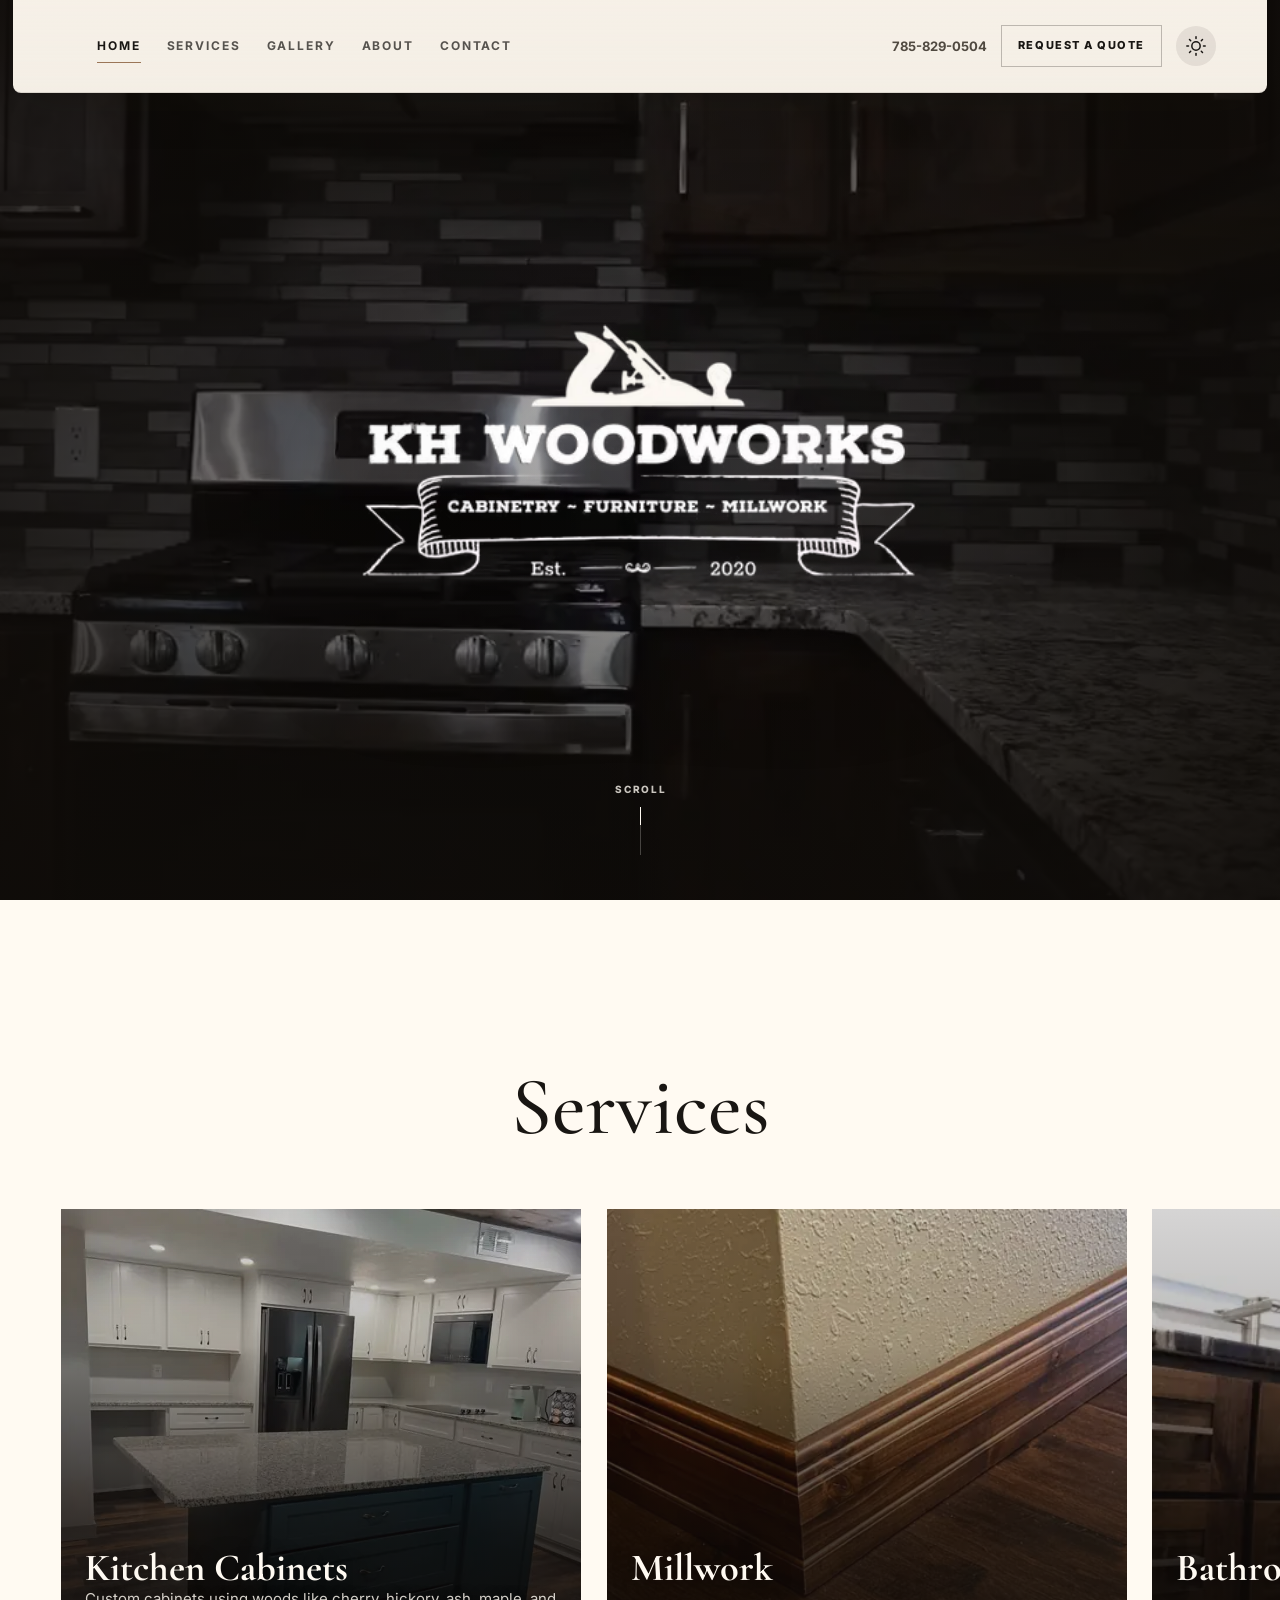
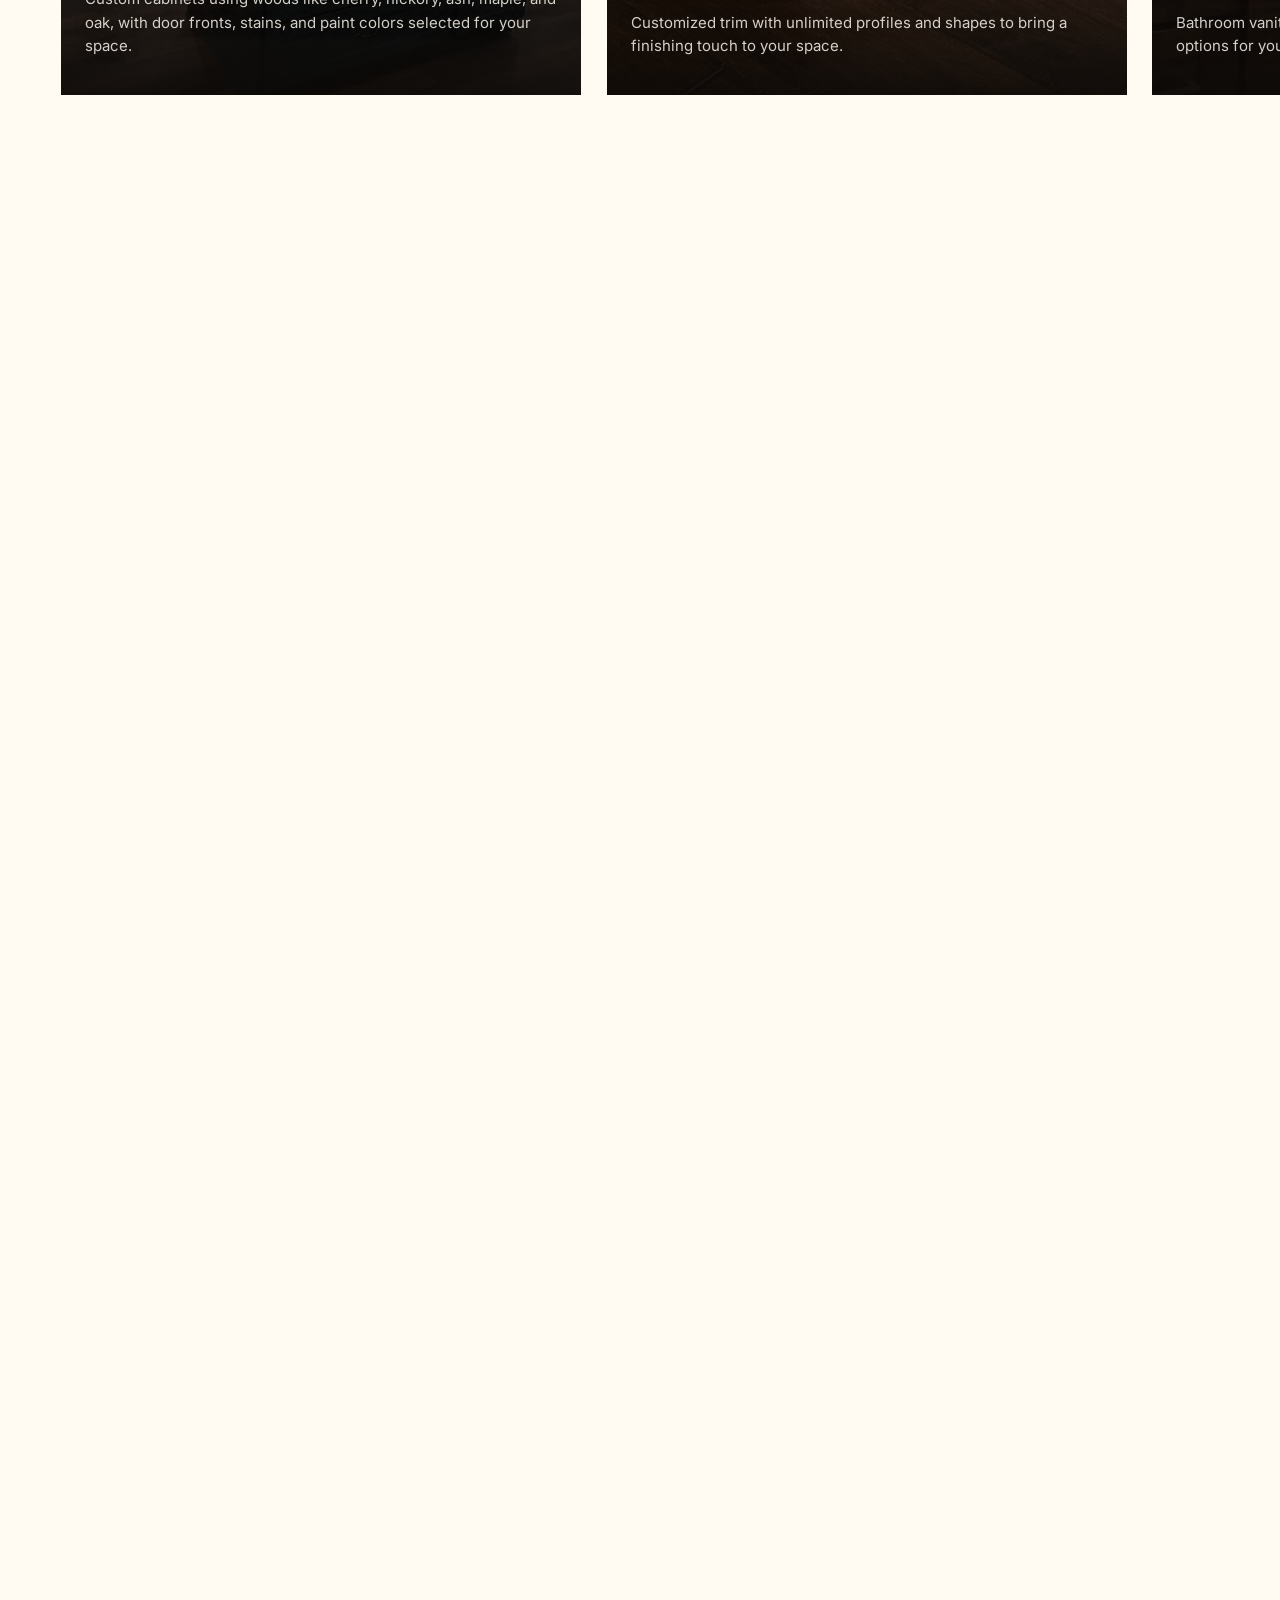
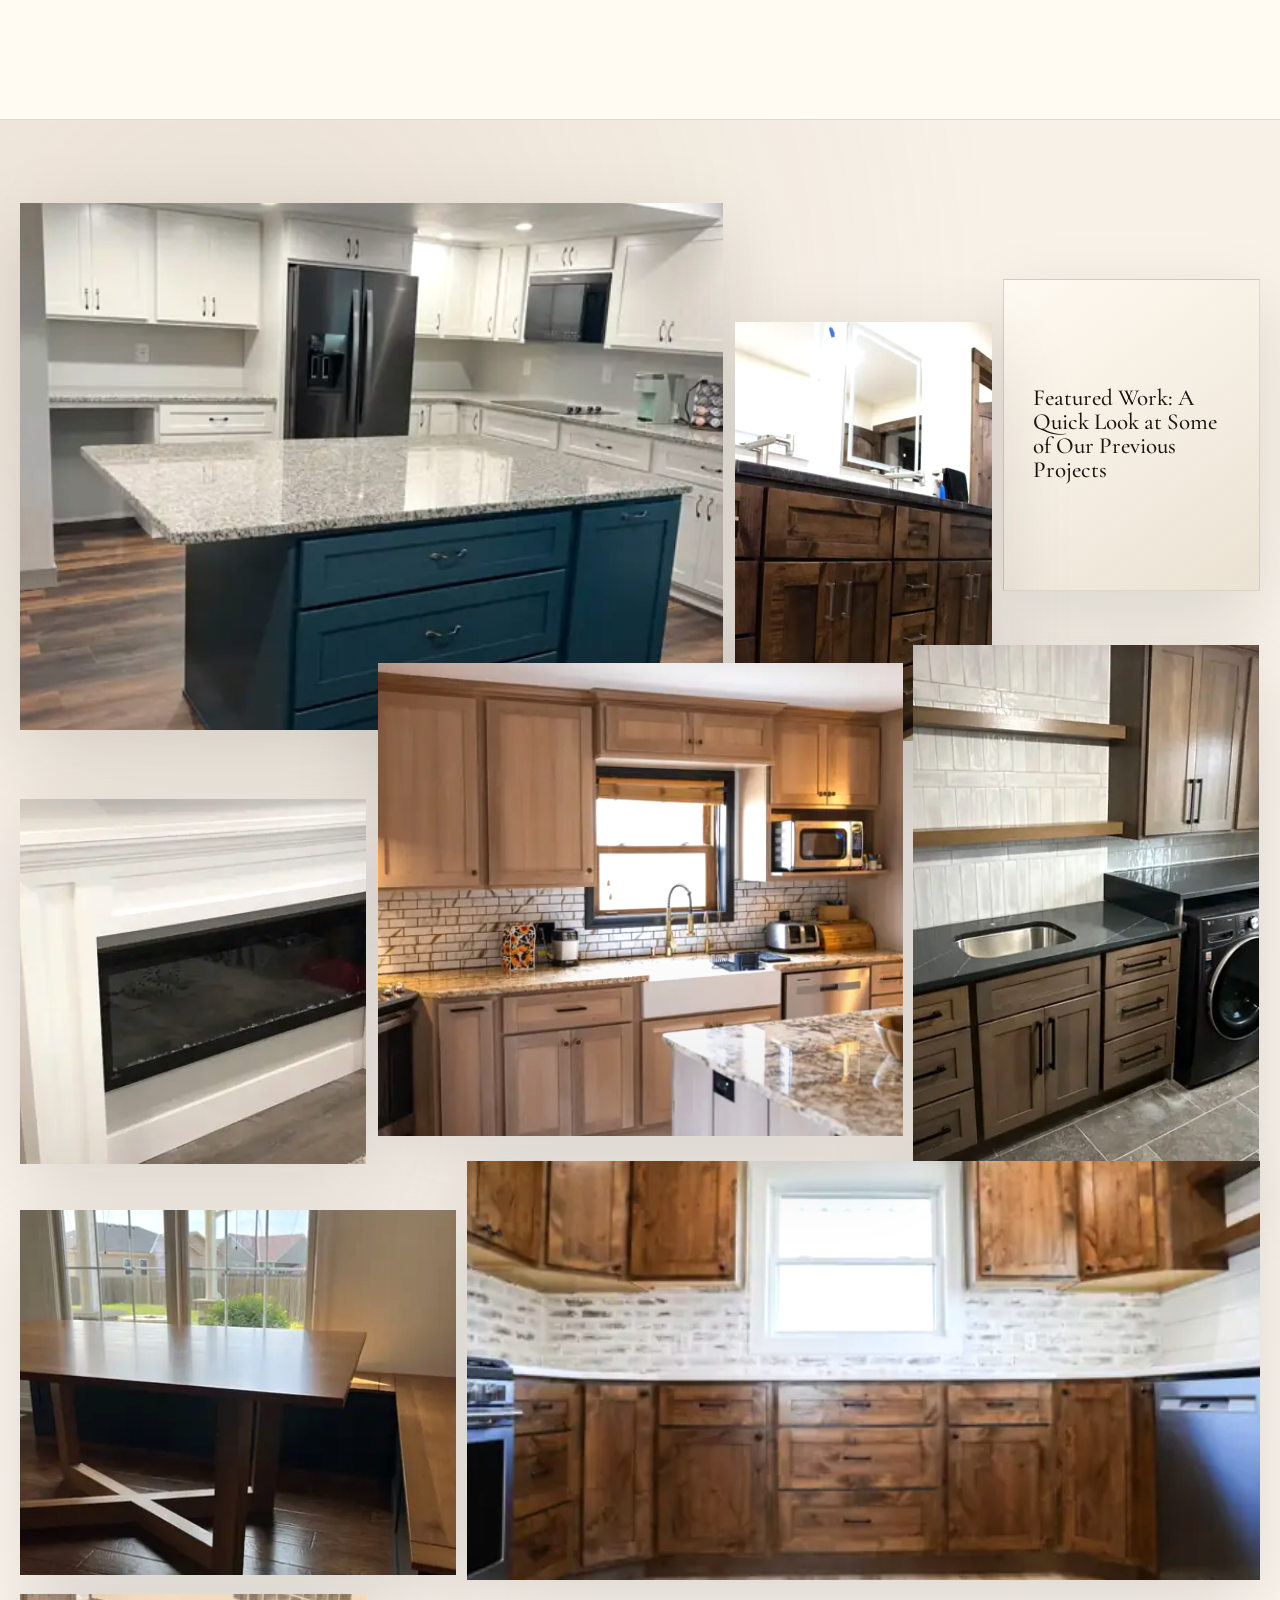
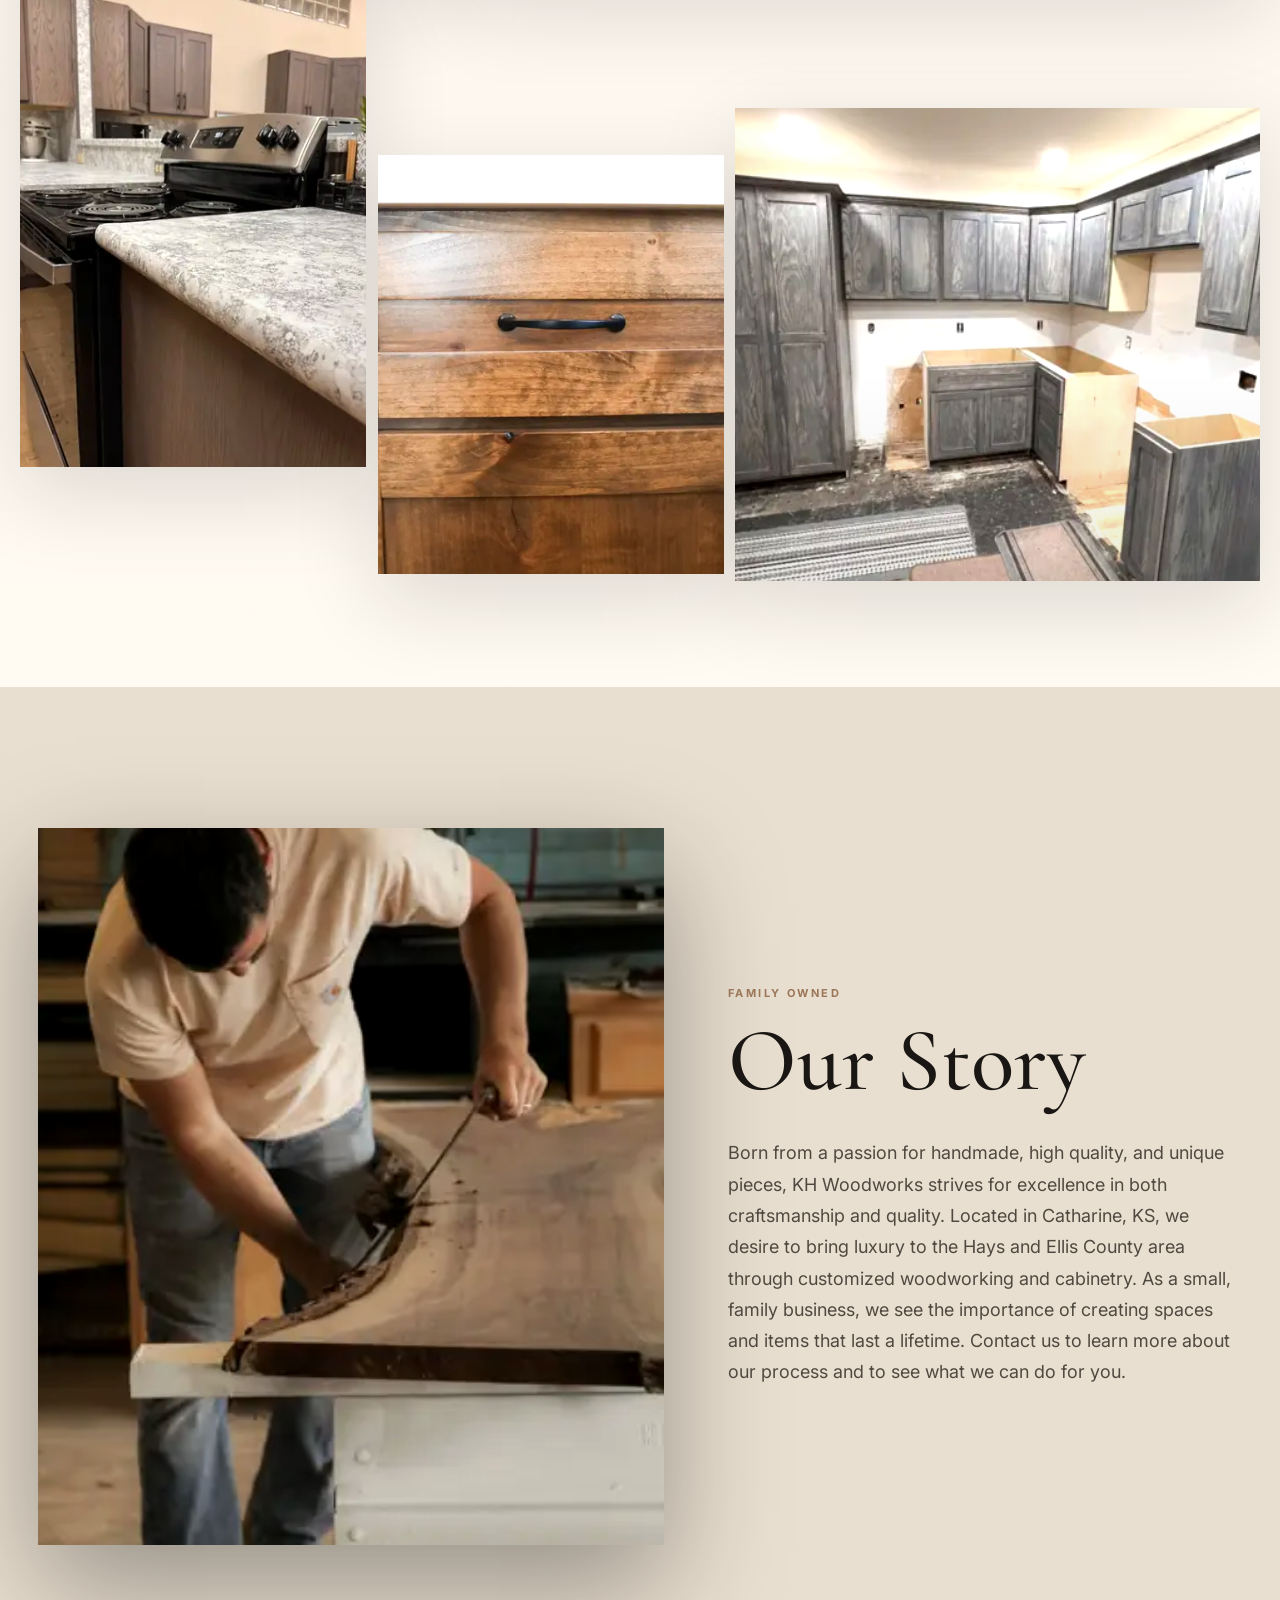
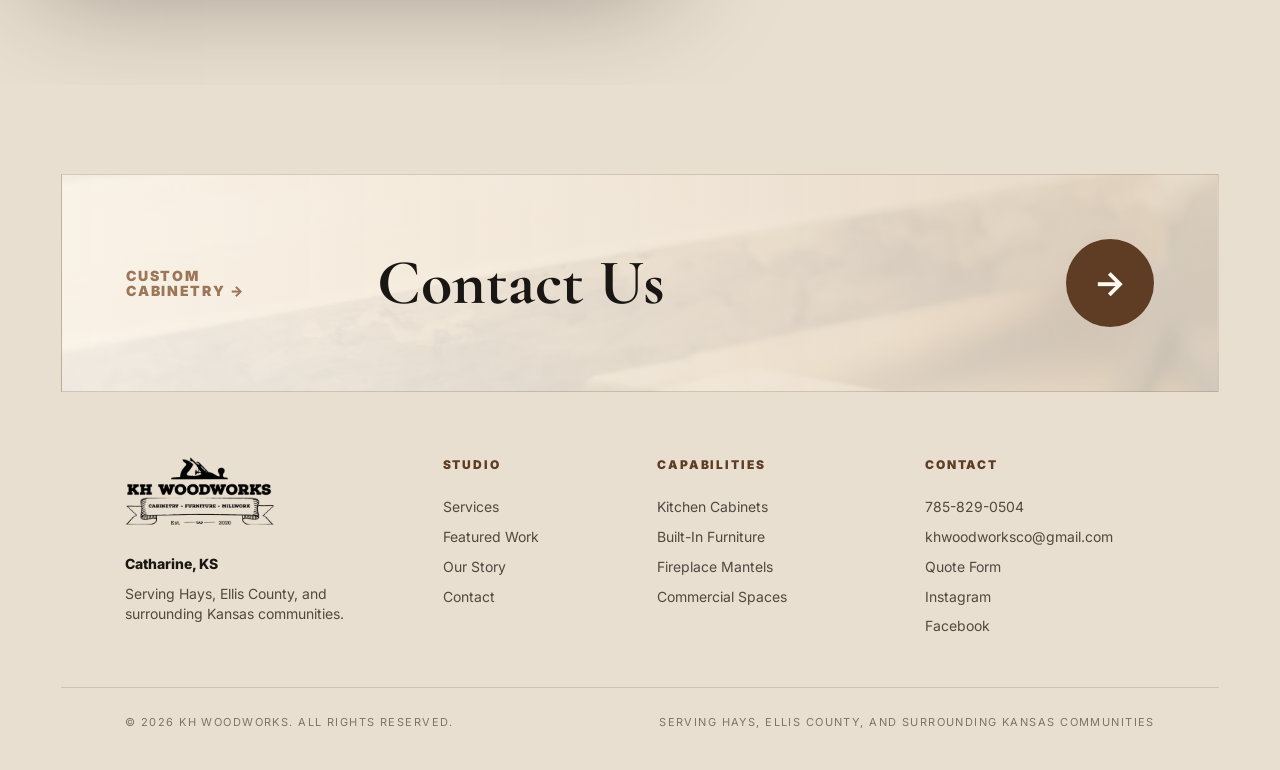
<file: index.html>
<!doctype html>
<html lang="en">
<head>
<meta charset="utf-8" />
<meta name="viewport" content="width=device-width, initial-scale=1, viewport-fit=cover" />
<title>Custom Cabinets &amp; Woodworking in Hays, KS | KH Woodworks</title>
<meta name="description" content="KH Woodworks builds custom cabinets, built-in furniture, vanities, mantels, trim, tables, furniture, and millwork for homes and businesses in Hays, KS and surrounding areas. Call or request a quote." />
<link rel="canonical" href="https://tylerpreisser.github.io/kh-woodworks-site/" />
<meta name="color-scheme" content="light" />
<meta name="theme-color" content="#f7f1e8" id="theme-color-meta" />
<meta name="apple-mobile-web-app-title" content="KH Woodworks" />
<meta name="apple-mobile-web-app-status-bar-style" content="default" />
<meta property="og:title" content="Custom Cabinets &amp; Woodworking in Hays, KS | KH Woodworks" />
<meta property="og:description" content="Custom cabinetry and woodworking built for homes and businesses in Hays, Kansas and surrounding communities." />
<meta property="og:url" content="https://tylerpreisser.github.io/kh-woodworks-site/" />
<meta property="og:type" content="website" />
<meta property="og:site_name" content="KH Woodworks" />
<meta property="og:image" content="https://tylerpreisser.github.io/kh-woodworks-site/assets/social-preview.png" />
<meta property="og:image:secure_url" content="https://tylerpreisser.github.io/kh-woodworks-site/assets/social-preview.png" />
<meta property="og:image:type" content="image/png" />
<meta property="og:image:width" content="1200" />
<meta property="og:image:height" content="630" />
<meta property="og:image:alt" content="KH Woodworks logo on a dark background" />
<meta name="twitter:card" content="summary_large_image" />
<meta name="twitter:image" content="https://tylerpreisser.github.io/kh-woodworks-site/assets/social-preview.png" />
<link rel="preconnect" href="https://fonts.googleapis.com" />
<link rel="preconnect" href="https://fonts.gstatic.com" crossorigin />
<link href="https://fonts.googleapis.com/css2?family=Cormorant+Garamond:ital,wght@0,400;0,500;0,600;0,700;1,500&family=Inter:wght@400;500;600;700;800&display=swap" rel="stylesheet" />
<link rel="preload" href="assets/hero-poster-mobile.webp" as="image" type="image/webp" media="(max-width: 640px)" fetchpriority="high" />
<link rel="preload" href="assets/hero-poster.webp" as="image" type="image/webp" media="(min-width: 641px)" fetchpriority="high" />
<link rel="stylesheet" href="assets/styles.css" />
<script>(function(){var t=localStorage.getItem('kh-theme');var d=t==='dark'||(t!=='light'&&window.matchMedia('(prefers-color-scheme: dark)').matches);document.documentElement.setAttribute('data-theme',d?'dark':'light');})();</script>
<link rel="icon" href="favicon.ico" sizes="any" />
<link rel="icon" href="assets/favicon.svg" type="image/svg+xml" />
<link rel="icon" href="assets/favicon-32.png" type="image/png" sizes="32x32" />
<link rel="apple-touch-icon" href="assets/apple-touch-icon.png" />
<link rel="manifest" href="site.webmanifest" />
<script type="application/ld+json">
{
  "@context": "https://schema.org",
  "@type": "HomeAndConstructionBusiness",
  "name": "KH Woodworks",
  "url": "https://tylerpreisser.github.io/kh-woodworks-site/",
  "telephone": "+1-785-829-0504",
  "email": "khwoodworksco@gmail.com",
  "areaServed": "Hays, KS and surrounding area",
  "description": "KH Woodworks creates customized cabinets and furniture for homes and commercial businesses in the Hays, Kansas and surrounding area.",
  "sameAs": [
    "https://www.instagram.com/kh_woodworks_co/",
    "https://www.facebook.com/KHWoodworksCo/"
  ],
  "makesOffer": [
    { "@type": "Offer", "itemOffered": { "@type": "Service", "name": "Custom kitchen cabinets" } },
    { "@type": "Offer", "itemOffered": { "@type": "Service", "name": "Bathroom vanities" } },
    { "@type": "Offer", "itemOffered": { "@type": "Service", "name": "Built-ins and custom storage" } },
    { "@type": "Offer", "itemOffered": { "@type": "Service", "name": "Custom millwork and trim" } },
    { "@type": "Offer", "itemOffered": { "@type": "Service", "name": "Laundry rooms and mudrooms" } },
    { "@type": "Offer", "itemOffered": { "@type": "Service", "name": "Fireplace mantels" } },
    { "@type": "Offer", "itemOffered": { "@type": "Service", "name": "Commercial millwork" } },
    { "@type": "Offer", "itemOffered": { "@type": "Service", "name": "Custom tables" } }
  ]
}
</script>
</head>
<body>
<header class="nav" data-site-nav>
  <div class="wrap nav__bar">
    <a class="brand brand--logo" href="index.html" aria-label="KH Woodworks home" data-nav-logo><img class="brand__logo" src="assets/kh-logo-tight.webp" srcset="assets/kh-logo-tight-small.webp 260w, assets/kh-logo-tight.webp 403w" sizes="(max-width: 640px) 126px, 220px" alt="KH Woodworks" decoding="async" fetchpriority="high" /></a>
    <nav class="nav__links" aria-label="Primary navigation">
      <a href="index.html" class="is-active" aria-current="page">Home</a>
      <a href="#services">Services</a>
      <a href="#process">Gallery</a>
      <a href="#story">About</a>
      <a href="#contact">Contact</a>
    </nav>
    <div class="nav__actions">
      <a class="nav__phone" href="tel:7858290504">785-829-0504</a>
      <a class="nav__quote" href="contact.html">Request a Quote</a>
      <button class="nav__theme-toggle" type="button" aria-label="Toggle dark mode">
        <svg class="icon-moon" viewBox="0 0 24 24" fill="none" stroke="currentColor" stroke-width="1.8" stroke-linecap="round" stroke-linejoin="round" aria-hidden="true"><path d="M21 12.79A9 9 0 1 1 11.21 3 7 7 0 0 0 21 12.79z"/></svg>
        <svg class="icon-sun" viewBox="0 0 24 24" fill="none" stroke="currentColor" stroke-width="1.8" stroke-linecap="round" stroke-linejoin="round" aria-hidden="true"><circle cx="12" cy="12" r="5"/><line x1="12" y1="1" x2="12" y2="3"/><line x1="12" y1="21" x2="12" y2="23"/><line x1="4.22" y1="4.22" x2="5.64" y2="5.64"/><line x1="18.36" y1="18.36" x2="19.78" y2="19.78"/><line x1="1" y1="12" x2="3" y2="12"/><line x1="21" y1="12" x2="23" y2="12"/><line x1="4.22" y1="19.78" x2="5.64" y2="18.36"/><line x1="18.36" y1="5.64" x2="19.78" y2="4.22"/></svg>
      </button>
    </div>
  </div>
</header>

<main>
  <section class="hero hero--video">
    <video class="hero__video" autoplay muted loop playsinline webkit-playsinline preload="auto" disablepictureinpicture controlslist="nodownload nofullscreen noplaybackrate" x-webkit-airplay="deny" data-poster-mobile="assets/hero-poster-mobile.webp" data-poster-desktop="assets/hero-poster.webp" aria-hidden="true">
      <source media="(max-width: 640px)" src="assets/hero-loop-mobile-1080.mp4" type="video/mp4" />
      <source src="assets/hero-loop-720.mp4" type="video/mp4" />
    </video>
    <script>(function(){var v=document.currentScript&&document.currentScript.previousElementSibling;if(!v||!v.play)return;var r=function(){if(!v.paused&&v.readyState>=2)v.classList.add("is-playing")};v.muted=true;v.defaultMuted=true;v.autoplay=true;v.playsInline=true;v.setAttribute("muted","");v.setAttribute("autoplay","");v.setAttribute("playsinline","");v.setAttribute("webkit-playsinline","");v.addEventListener("playing",r,{once:true});v.addEventListener("timeupdate",r,{once:true});var p=v.play();if(p&&p.then)p.then(r).catch(function(){});})();</script>
    <div class="hero__shade"></div>
    <div class="hero__center wrap">
      <img class="hero__logo" src="assets/kh-logo-tight.webp" srcset="assets/kh-logo-tight-small.webp 260w, assets/kh-logo-tight.webp 403w" sizes="(max-width: 640px) 78vw, 403px" alt="KH Woodworks logo" decoding="async" fetchpriority="high" />
      <h1>KH Woodworks creates customized cabinets and furniture for homes and commercial businesses in Hays, Kansas and surrounding communities.</h1>
      <a class="scroll-cue" href="#services" aria-label="Scroll down to services"><span>Scroll</span><i></i></a>
    </div>
  </section>

  <section class="service-scroll" id="services">
    <div class="service-scroll__sticky">
      <div class="wrap service-scroll__intro">
        <h2>Services</h2>
      </div>
      <div class="service-track" data-scroll-track>
        <article class="service-panel">
          <img src="assets/work/webp/green-island.webp" srcset="assets/work/webp/green-island-small.webp 520w, assets/work/webp/green-island.webp 900w" sizes="(max-width: 640px) 84vw, (max-width: 980px) 72vw, 520px" alt="Custom kitchen cabinets with a green island" loading="eager" decoding="async" fetchpriority="low" />
          <h3>Kitchen Cabinets</h3><p>Custom cabinets using woods like cherry, hickory, ash, maple, and oak, with door fronts, stains, and paint colors selected for your space.</p>
        </article>
        <article class="service-panel">
          <img src="assets/work/webp/millwork-trim.webp" srcset="assets/work/webp/millwork-trim-small.webp 520w, assets/work/webp/millwork-trim.webp 900w" sizes="(max-width: 640px) 84vw, (max-width: 980px) 72vw, 520px" alt="Custom trim and millwork detail" loading="eager" decoding="async" fetchpriority="low" />
          <h3>Millwork</h3><p>Customized trim with unlimited profiles and shapes to bring a finishing touch to your space.</p>
        </article>
        <article class="service-panel">
          <img src="assets/work/webp/dark-bath-vanity.webp" srcset="assets/work/webp/dark-bath-vanity-small.webp 520w, assets/work/webp/dark-bath-vanity.webp 900w" sizes="(max-width: 640px) 84vw, (max-width: 980px) 72vw, 520px" alt="Custom bathroom vanity cabinetry" loading="eager" decoding="async" fetchpriority="low" />
          <h3>Bathroom Vanities</h3><p>Bathroom vanities are offered with a variety of different style options for your space.</p>
        </article>
        <article class="service-panel">
          <img src="assets/work/webp/pantry-pullout-open.webp" srcset="assets/work/webp/pantry-pullout-open-small.webp 520w, assets/work/webp/pantry-pullout-open.webp 900w" sizes="(max-width: 640px) 84vw, (max-width: 980px) 72vw, 520px" alt="Custom pull-out built-in pantry storage" loading="eager" decoding="async" fetchpriority="low" />
          <h3>Built-In Furniture</h3><p>Built-in furniture from library shelving to entertainment centers, made from your ideas.</p>
        </article>
        <article class="service-panel">
          <img src="assets/work/webp/laundry-mudroom-cabinets.webp" srcset="assets/work/webp/laundry-mudroom-cabinets-small.webp 520w, assets/work/webp/laundry-mudroom-cabinets.webp 900w" sizes="(max-width: 640px) 84vw, (max-width: 980px) 72vw, 520px" alt="Laundry and mudroom cabinetry with washer and dryer" loading="eager" decoding="async" fetchpriority="low" />
          <h3>Laundry &amp; Mudrooms</h3><p>In small spaces, organization is key. KH Woodworks helps add style and functionality.</p>
        </article>
        <article class="service-panel">
          <img src="assets/work/webp/fireplace-mantel.webp" srcset="assets/work/webp/fireplace-mantel-small.webp 520w, assets/work/webp/fireplace-mantel.webp 900w" sizes="(max-width: 640px) 84vw, (max-width: 980px) 72vw, 520px" alt="Custom wood fireplace mantel" loading="eager" decoding="async" fetchpriority="low" />
          <h3>Fireplace Mantels</h3><p>From farmhouse-rustic to sleek and simple, mantels are built to fit the space perfectly.</p>
        </article>
        <article class="service-panel">
          <img src="assets/work/webp/hickory-wall-cabinets.webp" srcset="assets/work/webp/hickory-wall-cabinets-small.webp 520w, assets/work/webp/hickory-wall-cabinets.webp 900w" sizes="(max-width: 640px) 84vw, (max-width: 980px) 72vw, 520px" alt="Custom cabinetry and storage for a finished space" loading="eager" decoding="async" fetchpriority="low" />
          <h3>Commercial Spaces</h3><p>Trim, cabinetry, shelving, and desks for companies and businesses around the Hays, Kansas area.</p>
        </article>
        <article class="service-panel">
          <img src="assets/work/webp/commercial-table.webp" srcset="assets/work/webp/commercial-table-small.webp 520w, assets/work/webp/commercial-table.webp 900w" sizes="(max-width: 640px) 84vw, (max-width: 980px) 72vw, 520px" alt="Custom wood table and built-in bench" loading="eager" decoding="async" fetchpriority="low" />
          <h3>Tables</h3><p>From kitchen tables to conference tables, KH Woodworks creates functional and beautiful pieces for your space.</p>
        </article>
      </div>
    </div>
  </section>

  <section class="atelier" id="process" aria-label="Featured KH Woodworks projects">
    <div class="wrap atelier__gallery">
      <figure class="atelier-shot atelier-shot--lead reveal" data-parallax data-speed="-32">
        <img loading="lazy" src="assets/work/webp/green-island.webp" srcset="assets/work/webp/green-island-small.webp 520w, assets/work/webp/green-island.webp 900w" sizes="(max-width: 640px) 84vw, (max-width: 980px) 72vw, 520px" alt="Custom kitchen cabinets with a green island" decoding="async" />
      </figure>
      <figure class="atelier-shot atelier-shot--portrait-a reveal" data-parallax data-speed="36">
        <img loading="lazy" src="assets/work/webp/dark-bath-vanity.webp" srcset="assets/work/webp/dark-bath-vanity-small.webp 520w, assets/work/webp/dark-bath-vanity.webp 900w" sizes="(max-width: 640px) 84vw, (max-width: 980px) 72vw, 520px" alt="Dark custom bath vanity" decoding="async" />
      </figure>
      <aside class="atelier-shot atelier-note atelier-shot--small-a reveal" data-parallax data-speed="18">
        <strong>Featured Work: A Quick Look at Some of Our Previous Projects</strong>
      </aside>
      <figure class="atelier-shot atelier-shot--wide-a reveal" data-parallax data-speed="-24">
        <img loading="lazy" src="assets/work/webp/kitchen-warm.webp" srcset="assets/work/webp/kitchen-warm-small.webp 520w, assets/work/webp/kitchen-warm.webp 900w" sizes="(max-width: 640px) 84vw, (max-width: 980px) 72vw, 520px" alt="Warm wood kitchen cabinetry around a sink" decoding="async" />
      </figure>
      <figure class="atelier-shot atelier-shot--detail-a reveal" data-parallax data-speed="26">
        <img loading="lazy" src="assets/work/webp/fireplace-mantel.webp" srcset="assets/work/webp/fireplace-mantel-small.webp 520w, assets/work/webp/fireplace-mantel.webp 900w" sizes="(max-width: 640px) 84vw, (max-width: 980px) 72vw, 520px" alt="Custom white fireplace mantel" decoding="async" />
      </figure>
      <figure class="atelier-shot atelier-shot--portrait-b reveal" data-parallax data-speed="34">
        <img loading="lazy" src="assets/work/webp/laundry-mudroom-cabinets.webp" srcset="assets/work/webp/laundry-mudroom-cabinets-small.webp 520w, assets/work/webp/laundry-mudroom-cabinets.webp 900w" sizes="(max-width: 640px) 84vw, (max-width: 980px) 72vw, 520px" alt="Laundry and mudroom cabinetry" decoding="async" />
      </figure>
      <figure class="atelier-shot atelier-shot--small-b reveal" data-parallax data-speed="-18">
        <img loading="lazy" src="assets/work/webp/commercial-table.webp" srcset="assets/work/webp/commercial-table-small.webp 520w, assets/work/webp/commercial-table.webp 900w" sizes="(max-width: 640px) 84vw, (max-width: 980px) 72vw, 520px" alt="Custom wood table and built-in bench" decoding="async" />
      </figure>
      <figure class="atelier-shot atelier-shot--wide-b reveal" data-parallax data-speed="-30">
        <img loading="lazy" src="assets/work/webp/wood-kitchen.webp" srcset="assets/work/webp/wood-kitchen-small.webp 520w, assets/work/webp/wood-kitchen.webp 900w" sizes="(max-width: 640px) 84vw, (max-width: 980px) 72vw, 520px" alt="Finished wood kitchen cabinetry" decoding="async" />
      </figure>
      <figure class="atelier-shot atelier-shot--square-a reveal" data-parallax data-speed="22">
        <img loading="lazy" src="assets/work/webp/gray-kitchen-install.webp" srcset="assets/work/webp/gray-kitchen-install-small.webp 520w, assets/work/webp/gray-kitchen-install.webp 900w" sizes="(max-width: 640px) 84vw, (max-width: 980px) 72vw, 520px" alt="Finished kitchen cabinetry with a dark island" decoding="async" />
      </figure>
      <figure class="atelier-shot atelier-shot--portrait-c reveal" data-parallax data-speed="-26">
        <img loading="lazy" src="assets/work/webp/bath-vanity-counter.webp" srcset="assets/work/webp/bath-vanity-counter-small.webp 520w, assets/work/webp/bath-vanity-counter.webp 900w" sizes="(max-width: 640px) 84vw, (max-width: 980px) 72vw, 520px" alt="Custom bathroom vanity with countertop" decoding="async" />
      </figure>
      <figure class="atelier-shot atelier-shot--detail-b reveal" data-parallax data-speed="30">
        <img loading="lazy" src="assets/work/webp/drawer-front-detail.webp" srcset="assets/work/webp/drawer-front-detail-small.webp 520w, assets/work/webp/drawer-front-detail.webp 900w" sizes="(max-width: 640px) 84vw, (max-width: 980px) 72vw, 520px" alt="Detailed custom drawer front" decoding="async" />
      </figure>
    </div>
  </section>

  <section class="story-section" id="story">
    <div class="story-panel reveal">
      <div class="story-panel__image">
        <img loading="lazy" src="assets/work/webp/live-edge-slab-cutting.webp" srcset="assets/work/webp/live-edge-slab-cutting-small.webp 520w, assets/work/webp/live-edge-slab-cutting.webp 900w" sizes="(max-width: 640px) 84vw, (max-width: 980px) 72vw, 520px" alt="KH Woodworks shaping a live edge slab in the shop" decoding="async" />
      </div>
      <div class="story-panel__copy">
        <span class="eyebrow">Family Owned</span>
        <h2>Our Story</h2>
        <p>Born from a passion for handmade, high quality, and unique pieces, KH Woodworks strives for excellence in both craftsmanship and quality. Located in Catharine, KS, we desire to bring luxury to the Hays and Ellis County area through customized woodworking and cabinetry. As a small, family business, we see the importance of creating spaces and items that last a lifetime. Contact us to learn more about our process and to see what we can do for you.</p>
      </div>
    </div>
  </section>
</main>

<footer class="footer" id="contact">
  <div class="wrap footer__inner">
    <div class="footer__cta">
      <div class="footer__cta-copy">
        <h2><span class="footer__title-desktop">Contact Us</span><span class="footer__title-mobile">Contact Us</span></h2>
        <p>Send a few project notes, rough dimensions, or inspiration photos. Follow KH Woodworks for finished installs, shop progress, and local project updates.</p>
      </div>
      <div class="footer__cta-actions" aria-label="Footer calls to action">
        <a class="footer__primary" href="contact.html"><svg class="footer__icon" viewBox="0 0 24 24" aria-hidden="true"><path d="M4 6h16v12H4z" fill="none" stroke="currentColor" stroke-width="1.8" /><path d="m5 7 7 6 7-6" fill="none" stroke="currentColor" stroke-width="1.8" /></svg><span>Request a Quote</span></a>
        <a class="footer__action-link" href="tel:7858290504"><svg class="footer__icon" viewBox="0 0 24 24" aria-hidden="true"><path d="M7.4 4.8 9.2 9c.3.7.1 1.5-.5 2l-1 1c1.2 2.3 3 4.1 5.3 5.3l1-1c.5-.5 1.3-.7 2-.4l4.1 1.7c.8.3 1.2 1.1 1 1.9-.3 1.3-1.4 2.3-2.8 2.3C9.4 21.8 2.2 14.6 2.2 5.7c0-1.4 1-2.5 2.3-2.8.8-.2 1.6.2 1.9 1z" fill="none" stroke="currentColor" stroke-width="1.7" stroke-linejoin="round" /></svg><strong>Call</strong><span>785-829-0504</span></a>
        <a class="footer__action-link" href="mailto:khwoodworksco@gmail.com"><svg class="footer__icon" viewBox="0 0 24 24" aria-hidden="true"><path d="M4 6h16v12H4z" fill="none" stroke="currentColor" stroke-width="1.8" /><path d="m5 7 7 6 7-6" fill="none" stroke="currentColor" stroke-width="1.8" /></svg><strong>Email</strong><span>khwoodworksco@gmail.com</span></a>
        <a class="footer__social-link" href="https://www.instagram.com/kh_woodworks_co/" target="_blank" rel="noopener"><svg class="footer__icon" viewBox="0 0 24 24" aria-hidden="true"><rect x="4" y="4" width="16" height="16" rx="5" fill="none" stroke="currentColor" stroke-width="1.8" /><circle cx="12" cy="12" r="3.4" fill="none" stroke="currentColor" stroke-width="1.8" /><circle cx="16.7" cy="7.3" r="1.1" fill="currentColor" /></svg><strong>Instagram</strong><span>@kh_woodworks_co</span></a>
        <a class="footer__social-link" href="https://www.facebook.com/KHWoodworksCo/" target="_blank" rel="noopener"><svg class="footer__icon" viewBox="0 0 24 24" aria-hidden="true"><path d="M14.2 8.5h2.2V5h-3c-3.4 0-5.1 2-5.1 5v2H5.4v3.7h2.9V22h4.1v-6.3h3.4l.6-3.7h-4v-1.7c0-1.1.3-1.8 1.8-1.8z" fill="currentColor" /></svg><strong>Facebook</strong><span>KH Woodworks Co.</span></a>
      </div>
    </div>
    <div class="footer__grid footer__grid--compact">
      <div class="footer__column footer__column--brand"><a class="footer__brand" href="index.html" aria-label="KH Woodworks home"><img src="assets/kh-logo-tight.webp" srcset="assets/kh-logo-tight-small.webp 260w, assets/kh-logo-tight.webp 403w" sizes="(max-width: 640px) 132px, 168px" alt="KH Woodworks" decoding="async" /></a><span>Catharine, KS</span><span>Serving Hays, Ellis County, and surrounding Kansas communities.</span></div>
      <div class="footer__column"><h4>Studio</h4><a href="#services">Services</a><a href="#process">Featured Work</a><a href="#story">Our Story</a><a href="contact.html">Contact</a></div>
      <div class="footer__column"><h4>Capabilities</h4><span>Kitchen Cabinets</span><span>Built-In Furniture</span><span>Fireplace Mantels</span><span>Commercial Spaces</span></div>
      <div class="footer__column"><h4>Contact</h4><a href="tel:7858290504">785-829-0504</a><a href="mailto:khwoodworksco@gmail.com">khwoodworksco@gmail.com</a><a href="contact.html">Quote Form</a><a href="https://www.instagram.com/kh_woodworks_co/" target="_blank" rel="noopener">Instagram</a><a href="https://www.facebook.com/KHWoodworksCo/" target="_blank" rel="noopener">Facebook</a></div>
    </div>
    <div class="footer__bottom"><span>© 2026 KH Woodworks. All rights reserved.</span><span>Serving Hays, Ellis County, and surrounding Kansas communities</span></div>
  </div>
</footer>

<script src="assets/site.js"></script>
</body>
</html>
</file>
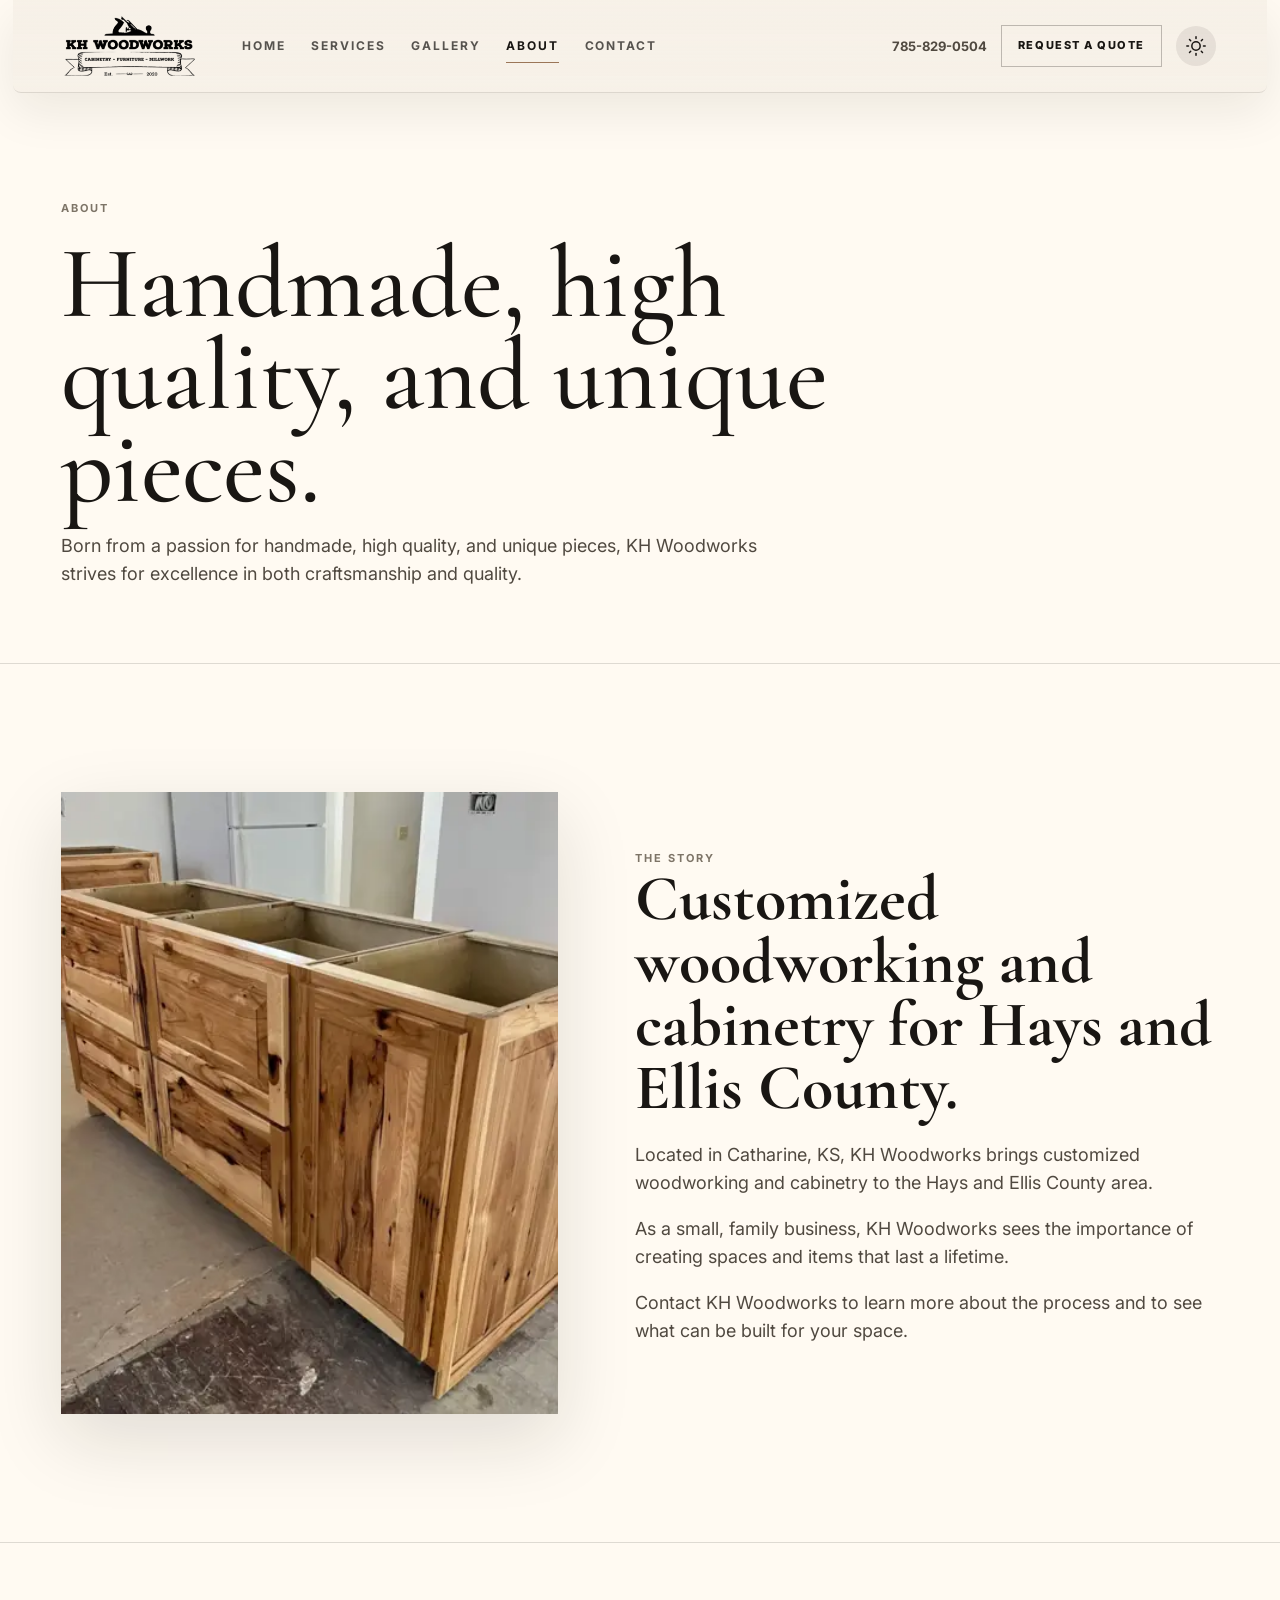
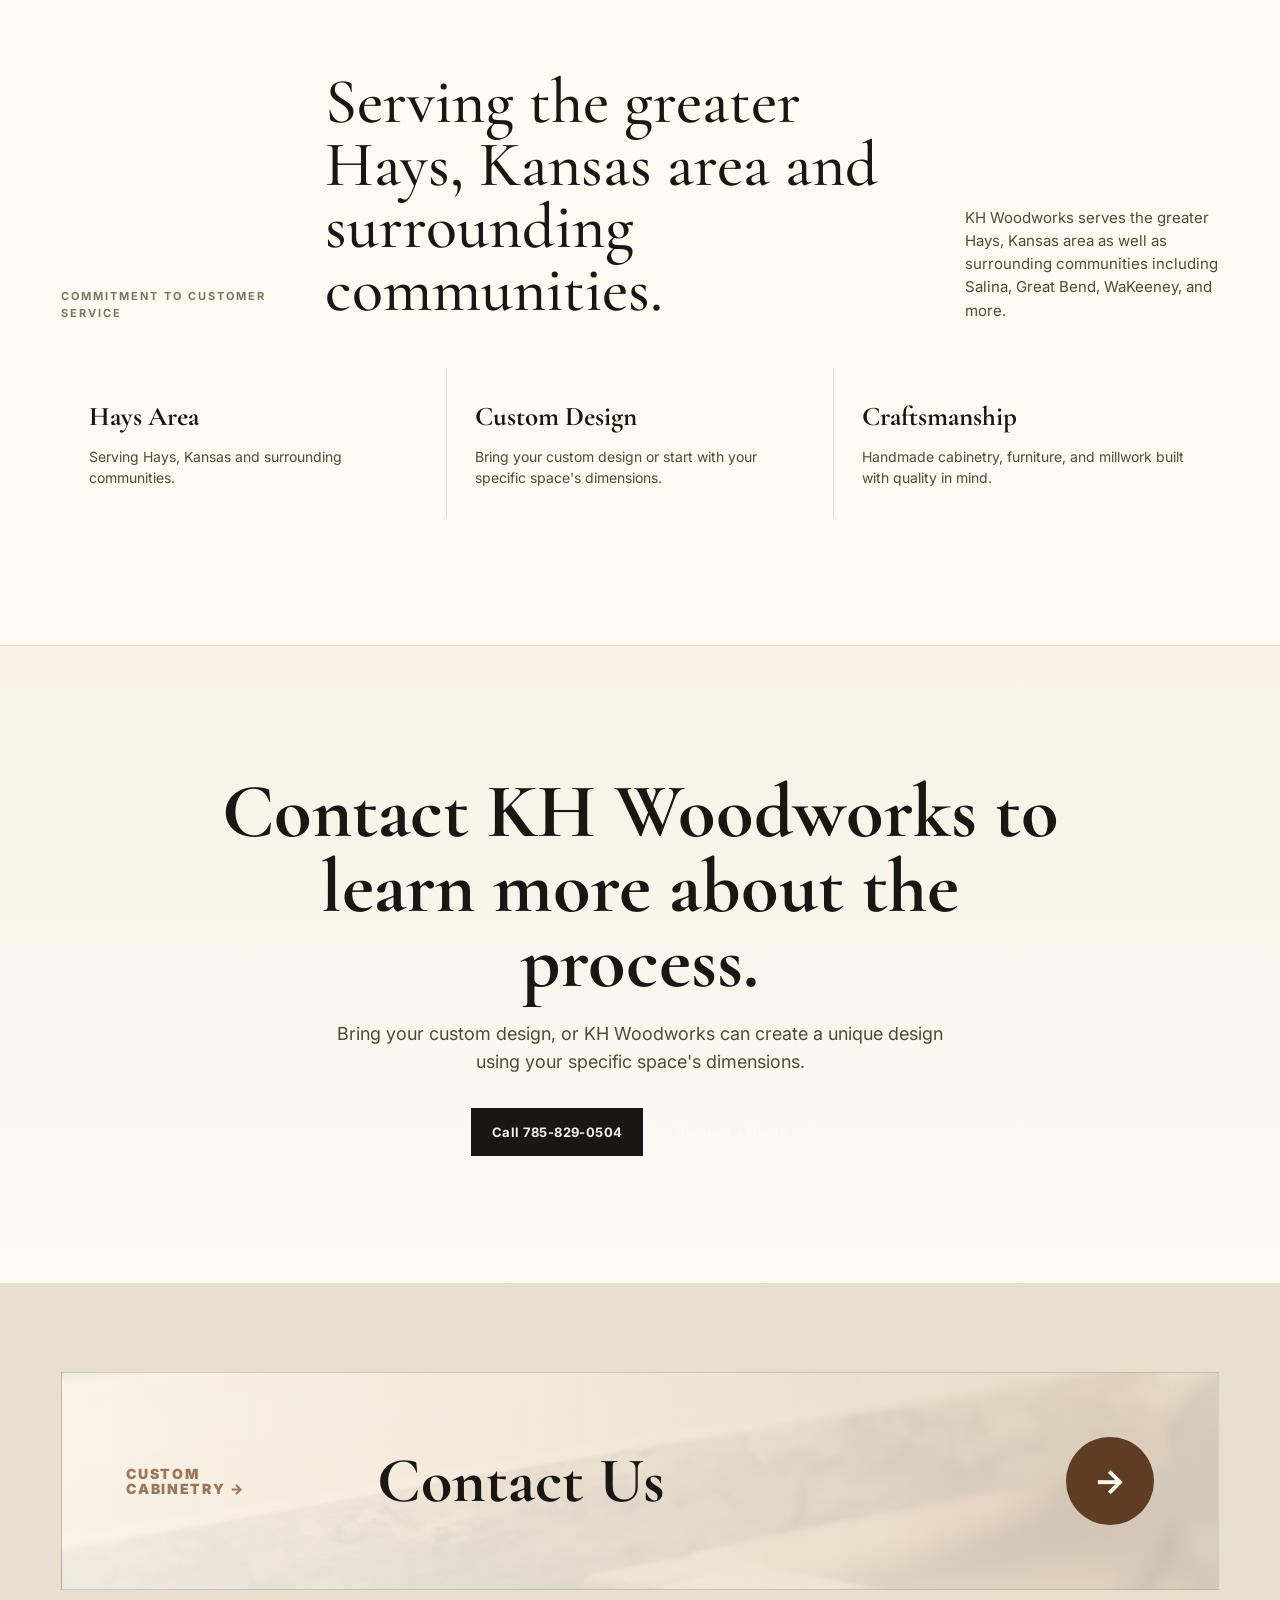
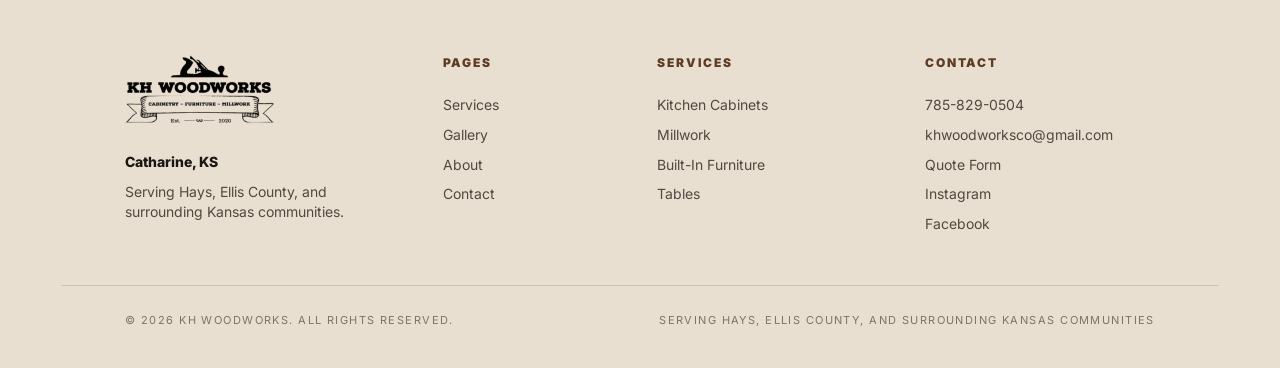
<file: about.html>
<!doctype html>
<html lang="en">
<head>
<meta charset="utf-8" />
<meta name="viewport" content="width=device-width, initial-scale=1, viewport-fit=cover" />
<title>About KH Woodworks | Custom Woodworking in Hays, KS</title>
<meta name="description" content="Learn about KH Woodworks, a local custom cabinetry and woodworking shop serving Hays, Kansas and surrounding areas with practical, detail-focused craftsmanship." />
<link rel="canonical" href="https://tylerpreisser.github.io/kh-woodworks-site/about.html" />
<meta name="color-scheme" content="light" />
<meta name="theme-color" content="#f7f1e8" id="theme-color-meta" />
<meta name="apple-mobile-web-app-status-bar-style" content="default" />
<meta property="og:title" content="About KH Woodworks | Custom Woodworking in Hays, KS" />
<meta property="og:description" content="Local, practical, craftsmanship-led custom cabinetry and woodworking for Hays, Kansas and surrounding areas." />
<meta property="og:type" content="website" />
<meta property="og:url" content="https://tylerpreisser.github.io/kh-woodworks-site/about.html" />
<meta property="og:image" content="https://tylerpreisser.github.io/kh-woodworks-site/assets/social-preview.png" />
<meta property="og:image:width" content="1200" />
<meta property="og:image:height" content="630" />
<meta name="twitter:card" content="summary_large_image" />
<meta name="twitter:image" content="https://tylerpreisser.github.io/kh-woodworks-site/assets/social-preview.png" />
<link rel="preconnect" href="https://fonts.googleapis.com" />
<link rel="preconnect" href="https://fonts.gstatic.com" crossorigin />
<link href="https://fonts.googleapis.com/css2?family=Cormorant+Garamond:ital,wght@0,400;0,500;0,600;0,700;1,500&family=Inter:wght@400;500;600;700;800&display=swap" rel="stylesheet" />
<link rel="stylesheet" href="assets/styles.css" />
<script>(function(){var t=localStorage.getItem('kh-theme');var d=t==='dark'||(t!=='light'&&window.matchMedia('(prefers-color-scheme: dark)').matches);document.documentElement.setAttribute('data-theme',d?'dark':'light');})();</script>
<link rel="icon" href="favicon.ico" sizes="any" />
<link rel="icon" href="assets/favicon.svg" type="image/svg+xml" />
<link rel="icon" href="assets/favicon-32.png" type="image/png" sizes="32x32" />
<link rel="apple-touch-icon" href="assets/apple-touch-icon.png" />
<link rel="manifest" href="site.webmanifest" />
</head>
<body>
<header class="nav" data-site-nav>
  <div class="wrap nav__bar">
    <a class="brand brand--logo" href="index.html" aria-label="KH Woodworks home" data-nav-logo><img class="brand__logo" src="assets/kh-logo-tight.webp" srcset="assets/kh-logo-tight-small.webp 260w, assets/kh-logo-tight.webp 403w" sizes="(max-width: 640px) 126px, 220px" alt="KH Woodworks" decoding="async" fetchpriority="high" /></a>
    <nav class="nav__links" aria-label="Primary navigation"><a href="index.html">Home</a><a href="services.html">Services</a><a href="gallery.html">Gallery</a><a href="about.html" class="is-active" aria-current="page">About</a><a href="contact.html">Contact</a></nav>
    <div class="nav__actions"><a class="nav__phone" href="tel:7858290504">785-829-0504</a><a class="nav__quote" href="contact.html">Request a Quote</a><button class="nav__theme-toggle" type="button" aria-label="Toggle dark mode"><svg class="icon-moon" viewBox="0 0 24 24" fill="none" stroke="currentColor" stroke-width="1.8" stroke-linecap="round" stroke-linejoin="round" aria-hidden="true"><path d="M21 12.79A9 9 0 1 1 11.21 3 7 7 0 0 0 21 12.79z"/></svg><svg class="icon-sun" viewBox="0 0 24 24" fill="none" stroke="currentColor" stroke-width="1.8" stroke-linecap="round" stroke-linejoin="round" aria-hidden="true"><circle cx="12" cy="12" r="5"/><line x1="12" y1="1" x2="12" y2="3"/><line x1="12" y1="21" x2="12" y2="23"/><line x1="4.22" y1="4.22" x2="5.64" y2="5.64"/><line x1="18.36" y1="18.36" x2="19.78" y2="19.78"/><line x1="1" y1="12" x2="3" y2="12"/><line x1="21" y1="12" x2="23" y2="12"/><line x1="4.22" y1="19.78" x2="5.64" y2="18.36"/><line x1="18.36" y1="5.64" x2="19.78" y2="4.22"/></svg></button></div>
  </div>
</header>
<main>
  <section class="page-hero">
    <div class="wrap">
      <span class="eyebrow">About</span>
      <h1>Handmade, high quality, and unique pieces.</h1>
      <p>Born from a passion for handmade, high quality, and unique pieces, KH Woodworks strives for excellence in both craftsmanship and quality.</p>
    </div>
  </section>
  <section class="section">
    <div class="wrap split reveal">
      <div class="split__media"><img loading="lazy" src="assets/work/webp/custom-island-build.webp" srcset="assets/work/webp/custom-island-build-small.webp 520w, assets/work/webp/custom-island-build.webp 900w" sizes="(max-width: 640px) 84vw, (max-width: 980px) 72vw, 520px" alt="Custom cabinet craftsmanship by KH Woodworks" decoding="async" /></div>
      <div>
        <span class="eyebrow">The Story</span>
        <h2>Customized woodworking and cabinetry for Hays and Ellis County.</h2>
        <p>Located in Catharine, KS, KH Woodworks brings customized woodworking and cabinetry to the Hays and Ellis County area.</p>
        <p>As a small, family business, KH Woodworks sees the importance of creating spaces and items that last a lifetime.</p>
        <p>Contact KH Woodworks to learn more about the process and to see what can be built for your space.</p>
      </div>
    </div>
  </section>
  <section class="section section--cream">
    <div class="wrap">
      <div class="section__head reveal"><span class="eyebrow">Commitment to Customer Service</span><h2>Serving the greater Hays, Kansas area and surrounding communities.</h2><p>KH Woodworks serves the greater Hays, Kansas area as well as surrounding communities including Salina, Great Bend, WaKeeney, and more.</p></div>
      <div class="proof-grid reveal">
        <div><h3>Hays Area</h3><p>Serving Hays, Kansas and surrounding communities.</p></div>
        <div><h3>Custom Design</h3><p>Bring your custom design or start with your specific space's dimensions.</p></div>
        <div><h3>Craftsmanship</h3><p>Handmade cabinetry, furniture, and millwork built with quality in mind.</p></div>
      </div>
    </div>
  </section>
</main>
<section class="cta"><div class="wrap"><h2>Contact KH Woodworks to learn more about the process.</h2><p>Bring your custom design, or KH Woodworks can create a unique design using your specific space's dimensions.</p><div class="cta__actions"><a class="btn btn--light" href="tel:7858290504">Call 785-829-0504</a><a class="btn btn--ghost" href="contact.html">Request a Quote</a></div></div></section>
<footer class="footer">
  <div class="wrap footer__inner">
    <div class="footer__cta">
      <div class="footer__cta-copy">
        <h2><span class="footer__title-desktop">Contact Us</span><span class="footer__title-mobile">Contact Us</span></h2>
        <p>Send a few project notes, rough dimensions, or inspiration photos. Follow KH Woodworks for finished installs, shop progress, and local project updates.</p>
      </div>
      <div class="footer__cta-actions" aria-label="Footer calls to action">
        <a class="footer__primary" href="contact.html"><svg class="footer__icon" viewBox="0 0 24 24" aria-hidden="true"><path d="M4 6h16v12H4z" fill="none" stroke="currentColor" stroke-width="1.8" /><path d="m5 7 7 6 7-6" fill="none" stroke="currentColor" stroke-width="1.8" /></svg><span>Request a Quote</span></a>
        <a class="footer__action-link" href="tel:7858290504"><svg class="footer__icon" viewBox="0 0 24 24" aria-hidden="true"><path d="M7.4 4.8 9.2 9c.3.7.1 1.5-.5 2l-1 1c1.2 2.3 3 4.1 5.3 5.3l1-1c.5-.5 1.3-.7 2-.4l4.1 1.7c.8.3 1.2 1.1 1 1.9-.3 1.3-1.4 2.3-2.8 2.3C9.4 21.8 2.2 14.6 2.2 5.7c0-1.4 1-2.5 2.3-2.8.8-.2 1.6.2 1.9 1z" fill="none" stroke="currentColor" stroke-width="1.7" stroke-linejoin="round" /></svg><strong>Call</strong><span>785-829-0504</span></a>
        <a class="footer__action-link" href="mailto:khwoodworksco@gmail.com"><svg class="footer__icon" viewBox="0 0 24 24" aria-hidden="true"><path d="M4 6h16v12H4z" fill="none" stroke="currentColor" stroke-width="1.8" /><path d="m5 7 7 6 7-6" fill="none" stroke="currentColor" stroke-width="1.8" /></svg><strong>Email</strong><span>khwoodworksco@gmail.com</span></a>
        <a class="footer__social-link" href="https://www.instagram.com/kh_woodworks_co/" target="_blank" rel="noopener"><svg class="footer__icon" viewBox="0 0 24 24" aria-hidden="true"><rect x="4" y="4" width="16" height="16" rx="5" fill="none" stroke="currentColor" stroke-width="1.8" /><circle cx="12" cy="12" r="3.4" fill="none" stroke="currentColor" stroke-width="1.8" /><circle cx="16.7" cy="7.3" r="1.1" fill="currentColor" /></svg><strong>Instagram</strong><span>@kh_woodworks_co</span></a>
        <a class="footer__social-link" href="https://www.facebook.com/KHWoodworksCo/" target="_blank" rel="noopener"><svg class="footer__icon" viewBox="0 0 24 24" aria-hidden="true"><path d="M14.2 8.5h2.2V5h-3c-3.4 0-5.1 2-5.1 5v2H5.4v3.7h2.9V22h4.1v-6.3h3.4l.6-3.7h-4v-1.7c0-1.1.3-1.8 1.8-1.8z" fill="currentColor" /></svg><strong>Facebook</strong><span>KH Woodworks Co.</span></a>
      </div>
    </div>
    <div class="footer__grid footer__grid--compact">
      <div class="footer__column footer__column--brand"><a class="footer__brand" href="index.html" aria-label="KH Woodworks home"><img src="assets/kh-logo-tight.webp" srcset="assets/kh-logo-tight-small.webp 260w, assets/kh-logo-tight.webp 403w" sizes="(max-width: 640px) 132px, 168px" alt="KH Woodworks" decoding="async" /></a><span>Catharine, KS</span><span>Serving Hays, Ellis County, and surrounding Kansas communities.</span></div>
      <div class="footer__column"><h4>Pages</h4><a href="services.html">Services</a><a href="gallery.html">Gallery</a><a href="about.html">About</a><a href="contact.html">Contact</a></div>
      <div class="footer__column"><h4>Services</h4><a href="services.html#kitchens">Kitchen Cabinets</a><a href="services.html#trim">Millwork</a><a href="services.html#built-ins">Built-In Furniture</a><a href="services.html#tables">Tables</a></div>
      <div class="footer__column"><h4>Contact</h4><a href="tel:7858290504">785-829-0504</a><a href="mailto:khwoodworksco@gmail.com">khwoodworksco@gmail.com</a><a href="contact.html">Quote Form</a><a href="https://www.instagram.com/kh_woodworks_co/" target="_blank" rel="noopener">Instagram</a><a href="https://www.facebook.com/KHWoodworksCo/" target="_blank" rel="noopener">Facebook</a></div>
    </div>
    <div class="footer__bottom"><span>© 2026 KH Woodworks. All rights reserved.</span><span>Serving Hays, Ellis County, and surrounding Kansas communities</span></div>
  </div>
</footer>
<script src="assets/site.js"></script>
</body>
</html>
</file>
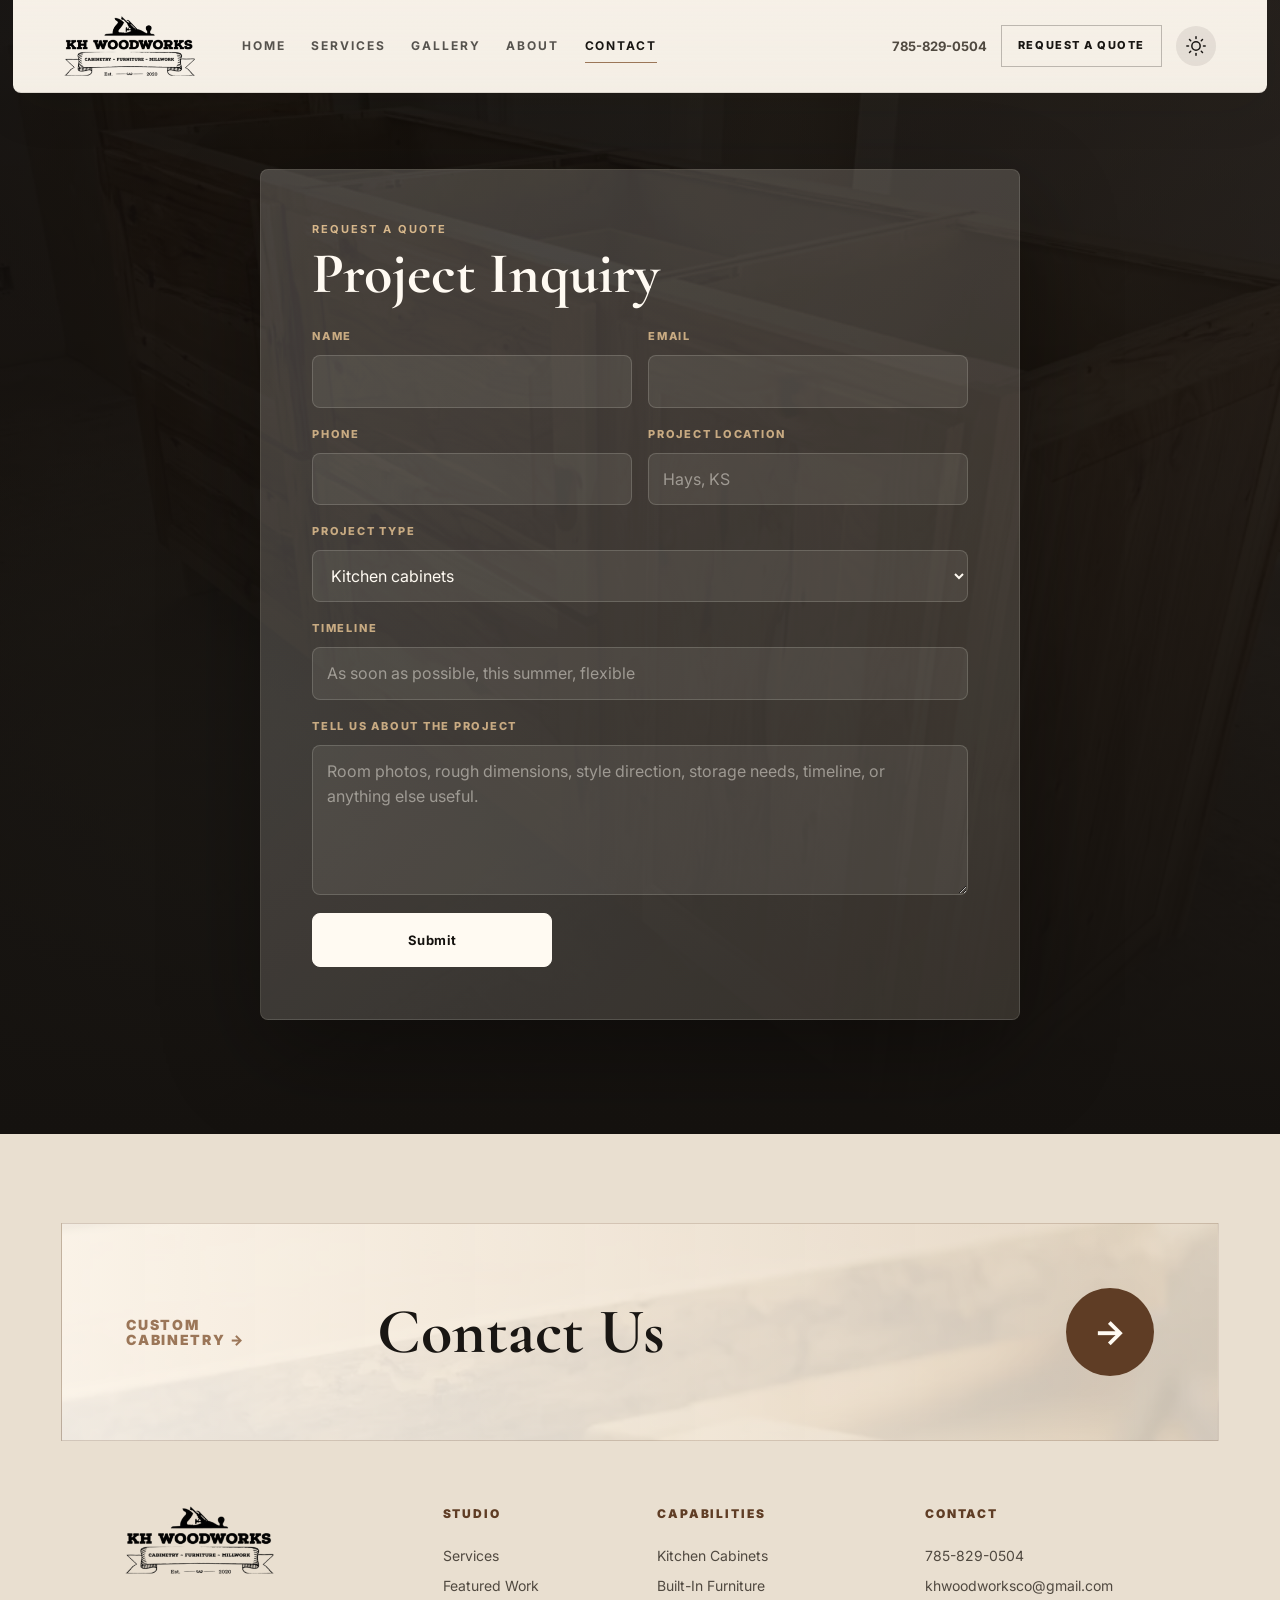
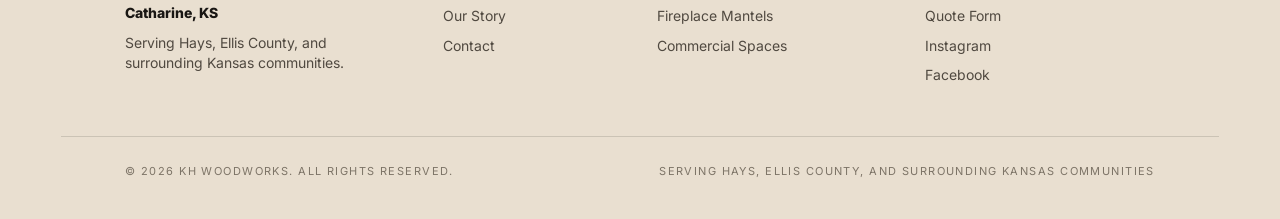
<file: contact.html>
<!doctype html>
<html lang="en">
<head>
<meta charset="utf-8" />
<meta name="viewport" content="width=device-width, initial-scale=1, viewport-fit=cover" />
<title>Request a Quote | KH Woodworks Hays, KS</title>
<meta name="description" content="Call KH Woodworks at 785-829-0504 or request a quote for custom cabinets, built-ins, vanities, mantels, trim, tables, furniture, or millwork in Hays, KS." />
<link rel="canonical" href="https://tylerpreisser.github.io/kh-woodworks-site/contact.html" />
<meta name="color-scheme" content="light" />
<meta name="theme-color" content="#f7f1e8" id="theme-color-meta" />
<meta name="apple-mobile-web-app-status-bar-style" content="default" />
<meta property="og:title" content="Request a Quote | KH Woodworks Hays, KS" />
<meta property="og:description" content="Start a custom cabinetry or woodworking project with KH Woodworks in Hays, Kansas." />
<meta property="og:type" content="website" />
<meta property="og:url" content="https://tylerpreisser.github.io/kh-woodworks-site/contact.html" />
<meta property="og:image" content="https://tylerpreisser.github.io/kh-woodworks-site/assets/social-preview.png" />
<meta property="og:image:width" content="1200" />
<meta property="og:image:height" content="630" />
<meta name="twitter:card" content="summary_large_image" />
<meta name="twitter:image" content="https://tylerpreisser.github.io/kh-woodworks-site/assets/social-preview.png" />
<link rel="preconnect" href="https://fonts.googleapis.com" />
<link rel="preconnect" href="https://fonts.gstatic.com" crossorigin />
<link href="https://fonts.googleapis.com/css2?family=Cormorant+Garamond:ital,wght@0,400;0,500;0,600;0,700;1,500&family=Inter:wght@400;500;600;700;800&display=swap" rel="stylesheet" />
<link rel="stylesheet" href="assets/styles.css" />
<script>(function(){var t=localStorage.getItem('kh-theme');var d=t==='dark'||(t!=='light'&&window.matchMedia('(prefers-color-scheme: dark)').matches);document.documentElement.setAttribute('data-theme',d?'dark':'light');})();</script>
<link rel="icon" href="favicon.ico" sizes="any" />
<link rel="icon" href="assets/favicon.svg" type="image/svg+xml" />
<link rel="icon" href="assets/favicon-32.png" type="image/png" sizes="32x32" />
<link rel="apple-touch-icon" href="assets/apple-touch-icon.png" />
<link rel="manifest" href="site.webmanifest" />
</head>
<body>
<header class="nav" data-site-nav>
  <div class="wrap nav__bar">
    <a class="brand brand--logo" href="index.html" aria-label="KH Woodworks home" data-nav-logo><img class="brand__logo" src="assets/kh-logo-tight.webp" srcset="assets/kh-logo-tight-small.webp 260w, assets/kh-logo-tight.webp 403w" sizes="(max-width: 640px) 126px, 220px" alt="KH Woodworks" decoding="async" fetchpriority="high" /></a>
    <nav class="nav__links" aria-label="Primary navigation"><a href="index.html">Home</a><a href="index.html#services">Services</a><a href="index.html#process">Gallery</a><a href="index.html#story">About</a><a href="contact.html" class="is-active" aria-current="page">Contact</a></nav>
    <div class="nav__actions"><a class="nav__phone" href="tel:7858290504">785-829-0504</a><a class="nav__quote" href="#quote">Request a Quote</a><button class="nav__theme-toggle" type="button" aria-label="Toggle dark mode"><svg class="icon-moon" viewBox="0 0 24 24" fill="none" stroke="currentColor" stroke-width="1.8" stroke-linecap="round" stroke-linejoin="round" aria-hidden="true"><path d="M21 12.79A9 9 0 1 1 11.21 3 7 7 0 0 0 21 12.79z"/></svg><svg class="icon-sun" viewBox="0 0 24 24" fill="none" stroke="currentColor" stroke-width="1.8" stroke-linecap="round" stroke-linejoin="round" aria-hidden="true"><circle cx="12" cy="12" r="5"/><line x1="12" y1="1" x2="12" y2="3"/><line x1="12" y1="21" x2="12" y2="23"/><line x1="4.22" y1="4.22" x2="5.64" y2="5.64"/><line x1="18.36" y1="18.36" x2="19.78" y2="19.78"/><line x1="1" y1="12" x2="3" y2="12"/><line x1="21" y1="12" x2="23" y2="12"/><line x1="4.22" y1="19.78" x2="5.64" y2="18.36"/><line x1="18.36" y1="5.64" x2="19.78" y2="4.22"/></svg></button></div>
  </div>
</header>
<main class="quote-page">
  <section class="quote-section" id="quote" aria-labelledby="quote-title">
    <div class="wrap">
      <div class="quote-shell reveal">
        <form class="quote-form" data-quote-form>
          <div class="quote-form__intro">
            <span class="eyebrow">Request a Quote</span>
            <h1 id="quote-title">Project Inquiry</h1>
          </div>
          <div class="field-row">
            <div class="field"><label for="name">Name</label><input id="name" name="name" type="text" autocomplete="name" required /></div>
            <div class="field"><label for="email">Email</label><input id="email" name="email" type="email" autocomplete="email" required /></div>
          </div>
          <div class="field-row">
            <div class="field"><label for="phone">Phone</label><input id="phone" name="phone" type="tel" autocomplete="tel" /></div>
            <div class="field"><label for="location">Project Location</label><input id="location" name="location" type="text" placeholder="Hays, KS" /></div>
          </div>
          <div class="field">
            <label for="project">Project Type</label>
            <select id="project" name="project">
              <option>Kitchen cabinets</option>
              <option>Bathroom vanity</option>
              <option>Built-ins or storage</option>
              <option>Fireplace mantel</option>
              <option>Laundry room or mudroom</option>
              <option>Custom trim or millwork</option>
              <option>Commercial millwork</option>
              <option>Table or custom furniture</option>
              <option>Still figuring it out</option>
            </select>
          </div>
          <div class="field"><label for="timeline">Timeline</label><input id="timeline" name="timeline" type="text" placeholder="As soon as possible, this summer, flexible" /></div>
          <div class="field"><label for="message">Tell us about the project</label><textarea id="message" name="message" placeholder="Room photos, rough dimensions, style direction, storage needs, timeline, or anything else useful."></textarea></div>
          <button class="btn quote-form__submit" type="submit">Submit</button>
        </form>
      </div>
    </div>
  </section>
</main>
<footer class="footer">
  <div class="wrap footer__inner">
    <div class="footer__cta">
      <div class="footer__cta-copy">
        <h2><span class="footer__title-desktop">Contact Us</span><span class="footer__title-mobile">Contact Us</span></h2>
        <p>Send a few project notes, rough dimensions, or inspiration photos. Follow KH Woodworks for finished installs, shop progress, and local project updates.</p>
      </div>
      <div class="footer__cta-actions" aria-label="Footer calls to action">
        <a class="footer__primary" href="#quote"><svg class="footer__icon" viewBox="0 0 24 24" aria-hidden="true"><path d="M4 6h16v12H4z" fill="none" stroke="currentColor" stroke-width="1.8" /><path d="m5 7 7 6 7-6" fill="none" stroke="currentColor" stroke-width="1.8" /></svg><span>Request a Quote</span></a>
        <a class="footer__action-link" href="tel:7858290504"><svg class="footer__icon" viewBox="0 0 24 24" aria-hidden="true"><path d="M7.4 4.8 9.2 9c.3.7.1 1.5-.5 2l-1 1c1.2 2.3 3 4.1 5.3 5.3l1-1c.5-.5 1.3-.7 2-.4l4.1 1.7c.8.3 1.2 1.1 1 1.9-.3 1.3-1.4 2.3-2.8 2.3C9.4 21.8 2.2 14.6 2.2 5.7c0-1.4 1-2.5 2.3-2.8.8-.2 1.6.2 1.9 1z" fill="none" stroke="currentColor" stroke-width="1.7" stroke-linejoin="round" /></svg><strong>Call</strong><span>785-829-0504</span></a>
        <a class="footer__action-link" href="mailto:khwoodworksco@gmail.com"><svg class="footer__icon" viewBox="0 0 24 24" aria-hidden="true"><path d="M4 6h16v12H4z" fill="none" stroke="currentColor" stroke-width="1.8" /><path d="m5 7 7 6 7-6" fill="none" stroke="currentColor" stroke-width="1.8" /></svg><strong>Email</strong><span>khwoodworksco@gmail.com</span></a>
        <a class="footer__social-link" href="https://www.instagram.com/kh_woodworks_co/" target="_blank" rel="noopener"><svg class="footer__icon" viewBox="0 0 24 24" aria-hidden="true"><rect x="4" y="4" width="16" height="16" rx="5" fill="none" stroke="currentColor" stroke-width="1.8" /><circle cx="12" cy="12" r="3.4" fill="none" stroke="currentColor" stroke-width="1.8" /><circle cx="16.7" cy="7.3" r="1.1" fill="currentColor" /></svg><strong>Instagram</strong><span>@kh_woodworks_co</span></a>
        <a class="footer__social-link" href="https://www.facebook.com/KHWoodworksCo/" target="_blank" rel="noopener"><svg class="footer__icon" viewBox="0 0 24 24" aria-hidden="true"><path d="M14.2 8.5h2.2V5h-3c-3.4 0-5.1 2-5.1 5v2H5.4v3.7h2.9V22h4.1v-6.3h3.4l.6-3.7h-4v-1.7c0-1.1.3-1.8 1.8-1.8z" fill="currentColor" /></svg><strong>Facebook</strong><span>KH Woodworks Co.</span></a>
      </div>
    </div>
    <div class="footer__grid footer__grid--compact">
      <div class="footer__column footer__column--brand"><a class="footer__brand" href="index.html" aria-label="KH Woodworks home"><img src="assets/kh-logo-tight.webp" srcset="assets/kh-logo-tight-small.webp 260w, assets/kh-logo-tight.webp 403w" sizes="(max-width: 640px) 132px, 168px" alt="KH Woodworks" decoding="async" /></a><span>Catharine, KS</span><span>Serving Hays, Ellis County, and surrounding Kansas communities.</span></div>
      <div class="footer__column"><h4>Studio</h4><a href="index.html#services">Services</a><a href="index.html#process">Featured Work</a><a href="index.html#story">Our Story</a><a href="contact.html">Contact</a></div>
      <div class="footer__column"><h4>Capabilities</h4><span>Kitchen Cabinets</span><span>Built-In Furniture</span><span>Fireplace Mantels</span><span>Commercial Spaces</span></div>
      <div class="footer__column"><h4>Contact</h4><a href="tel:7858290504">785-829-0504</a><a href="mailto:khwoodworksco@gmail.com">khwoodworksco@gmail.com</a><a href="#quote">Quote Form</a><a href="https://www.instagram.com/kh_woodworks_co/" target="_blank" rel="noopener">Instagram</a><a href="https://www.facebook.com/KHWoodworksCo/" target="_blank" rel="noopener">Facebook</a></div>
    </div>
    <div class="footer__bottom"><span>© 2026 KH Woodworks. All rights reserved.</span><span>Serving Hays, Ellis County, and surrounding Kansas communities</span></div>
  </div>
</footer>
<script src="assets/site.js"></script>
</body>
</html>
</file>
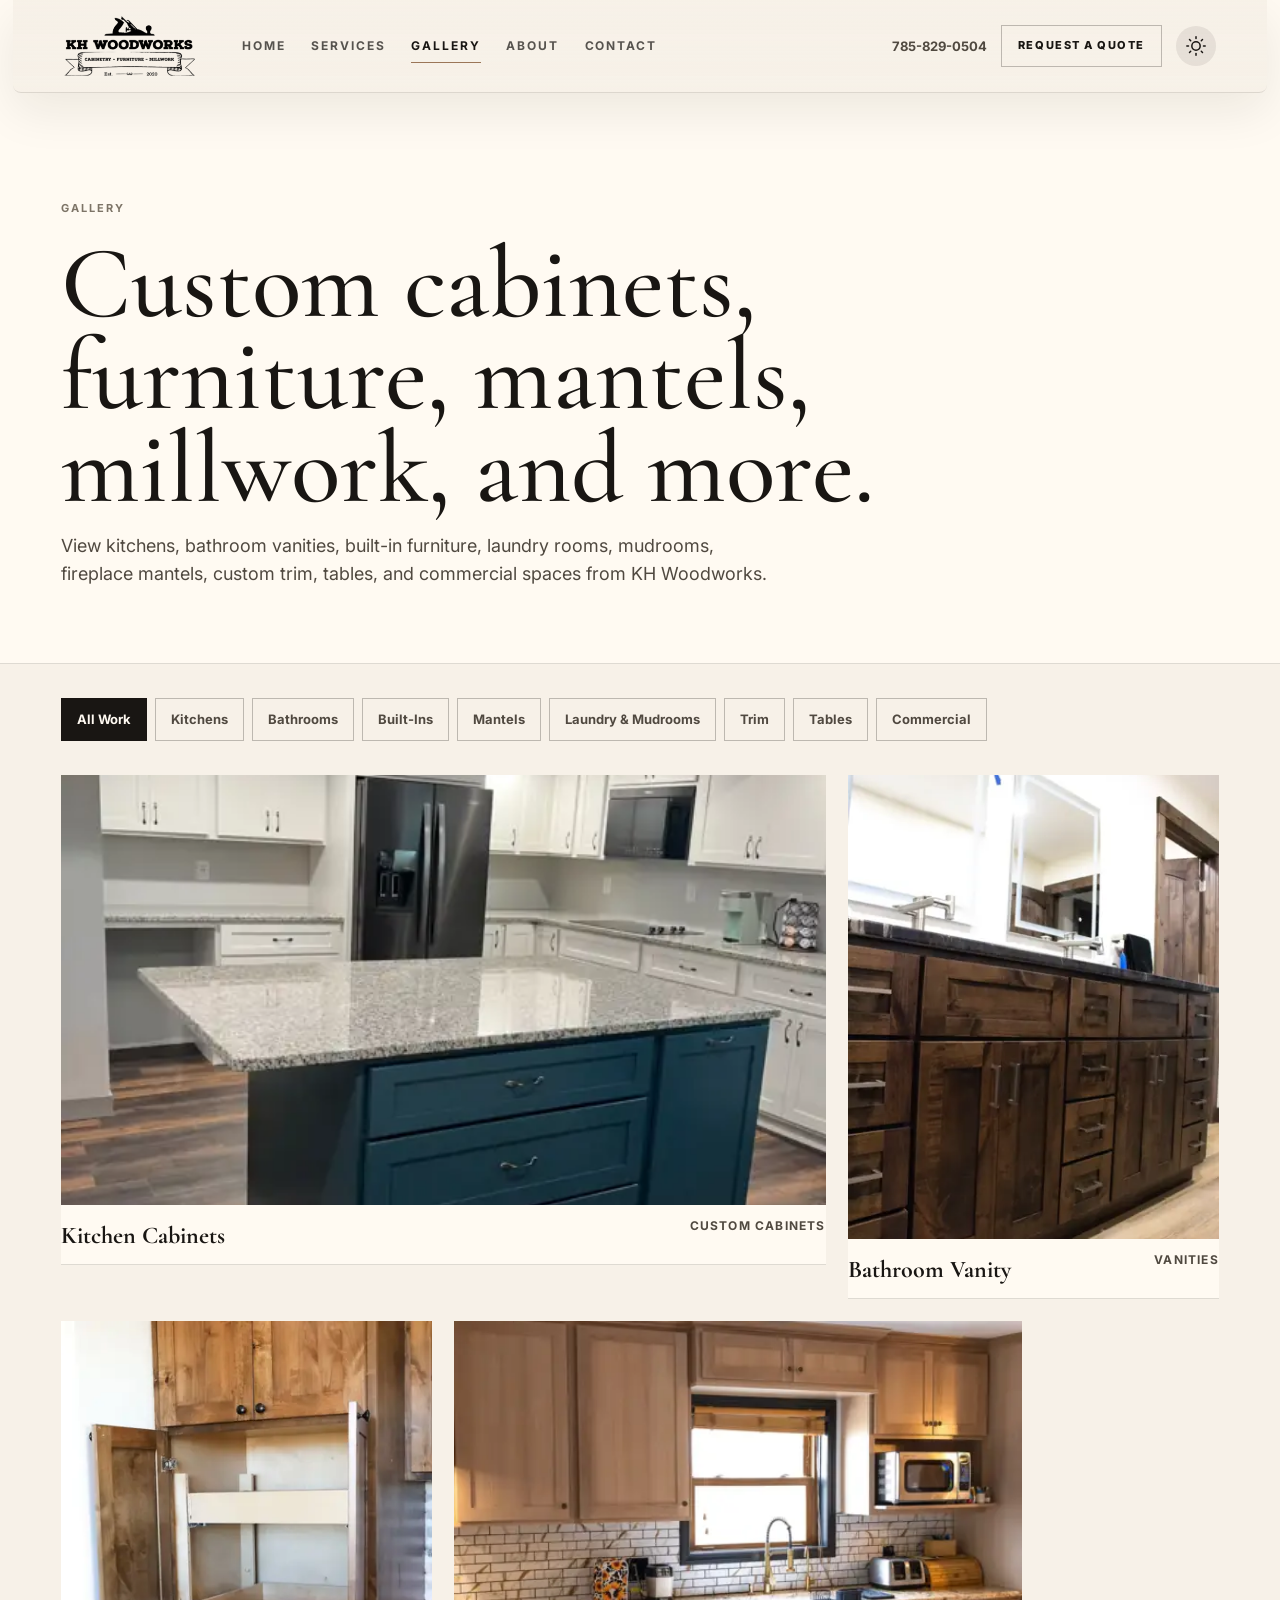
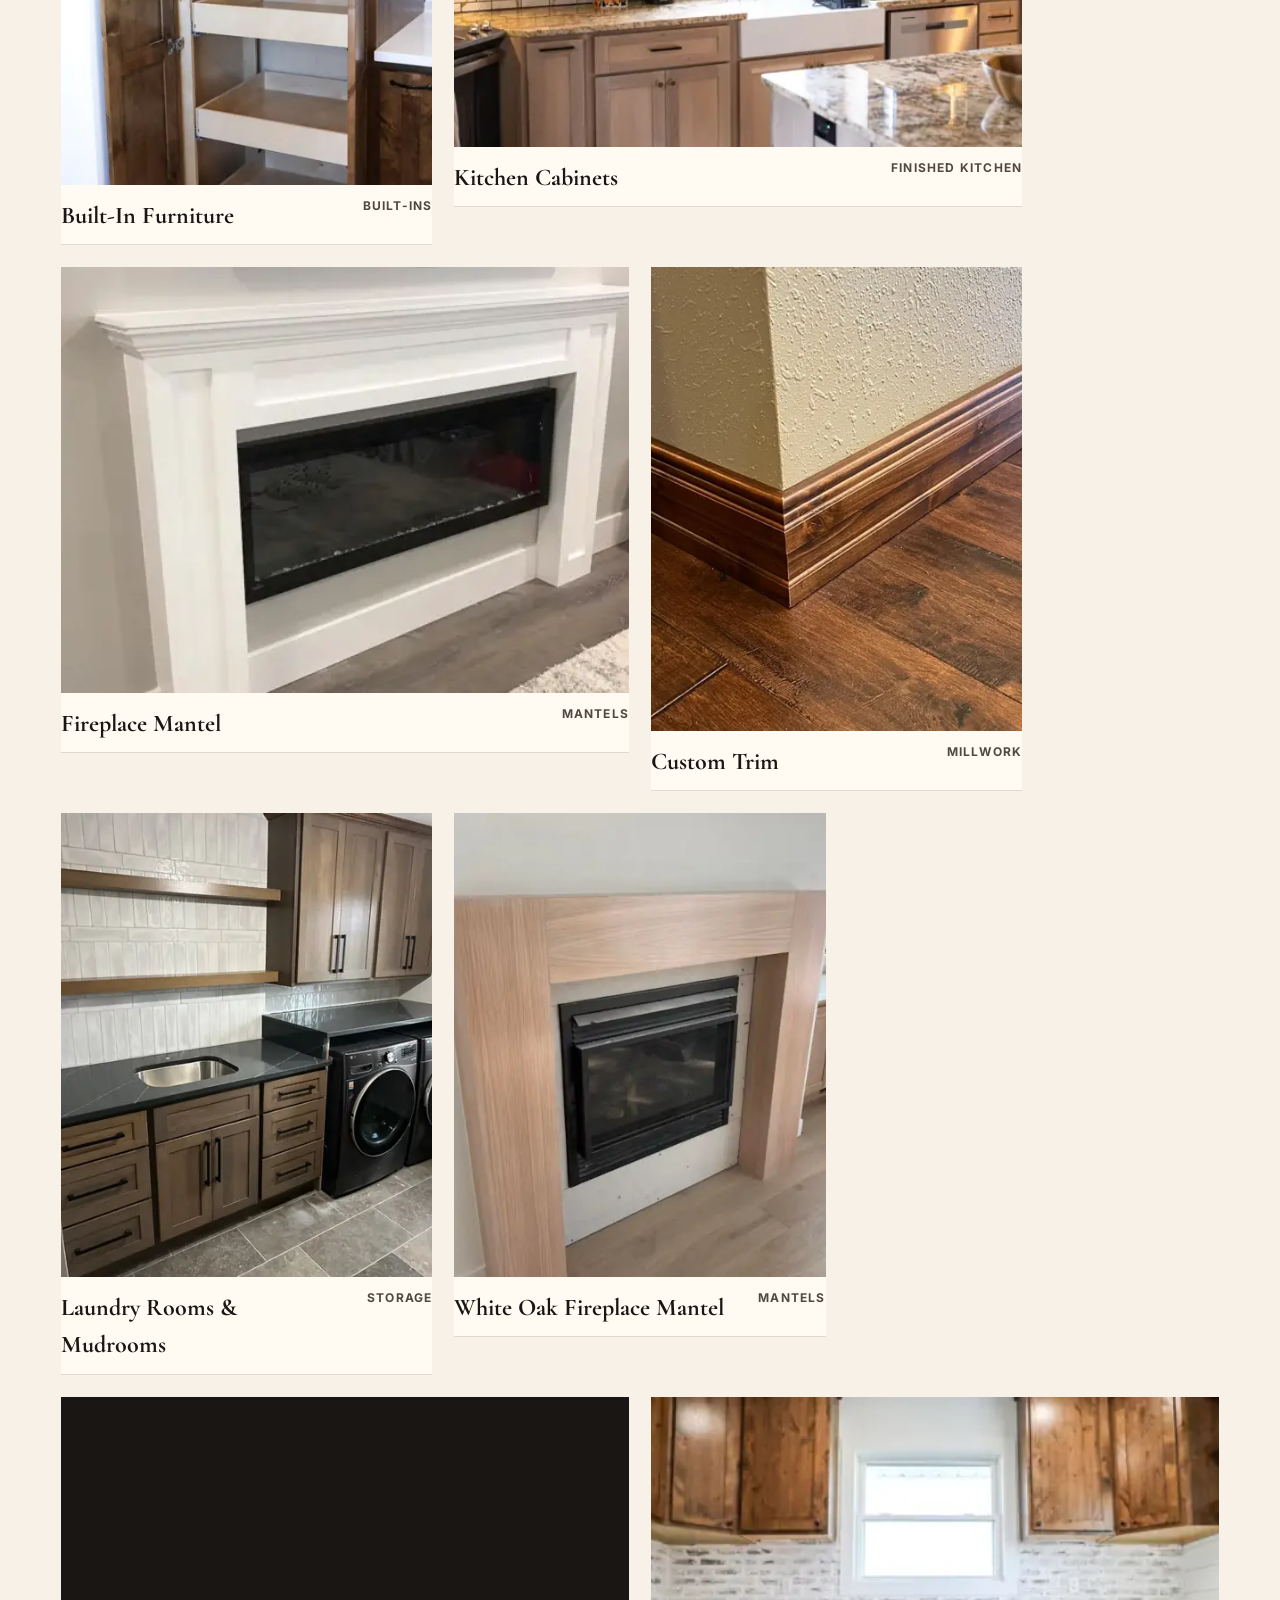
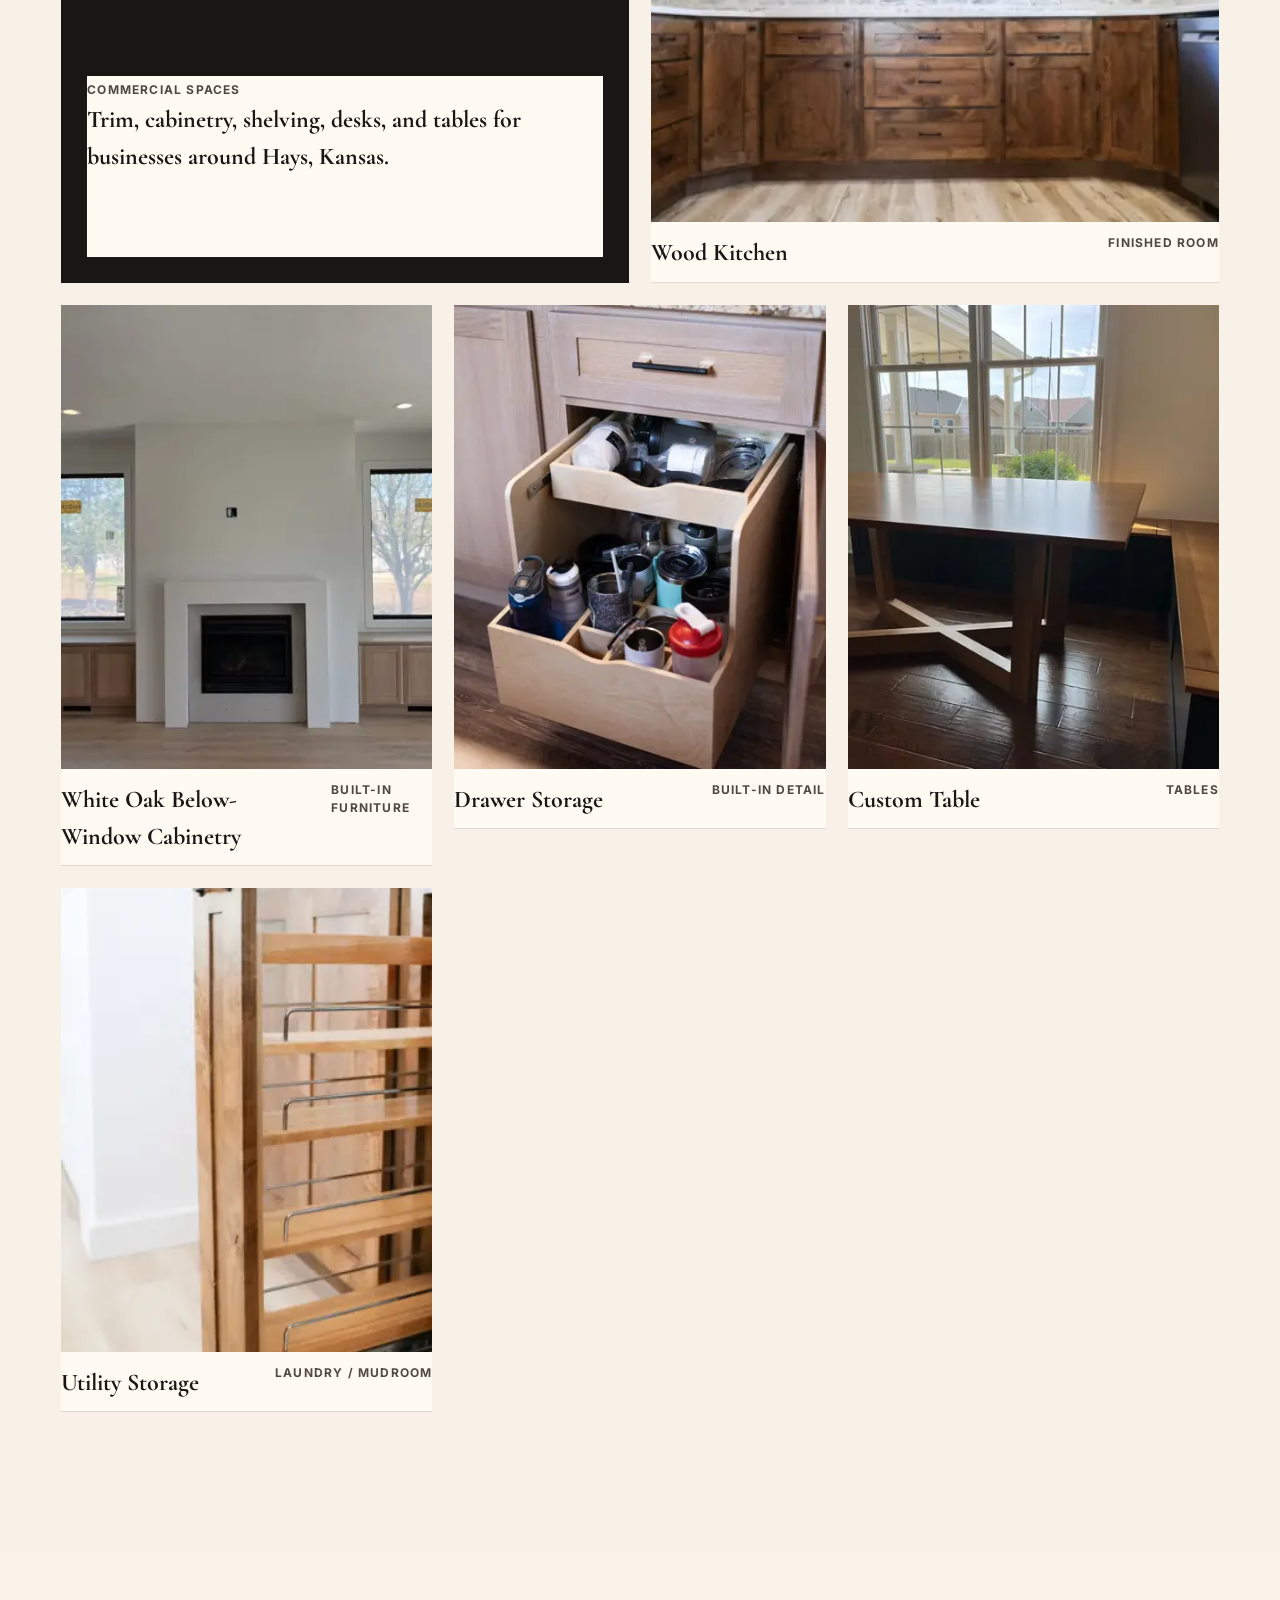
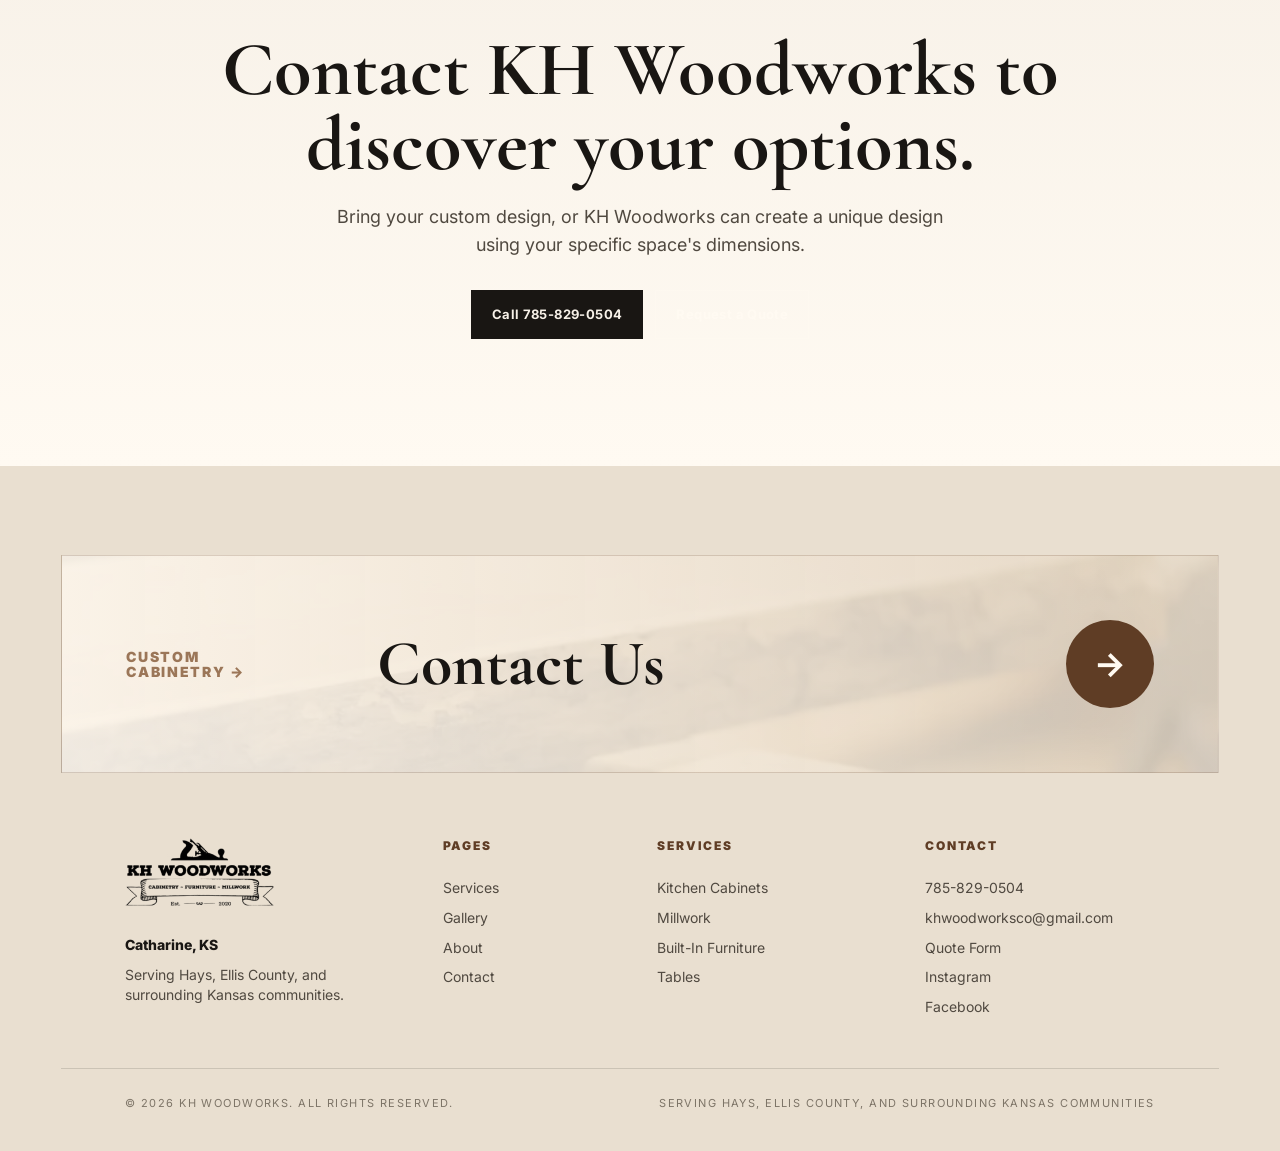
<file: gallery.html>
<!doctype html>
<html lang="en">
<head>
<meta charset="utf-8" />
<meta name="viewport" content="width=device-width, initial-scale=1, viewport-fit=cover" />
<title>Custom Cabinetry Gallery in Hays, KS | KH Woodworks</title>
<meta name="description" content="View KH Woodworks custom cabinetry, kitchen cabinets, bathroom vanities, built-ins, mantels, trim, laundry storage, furniture, and commercial millwork projects." />
<link rel="canonical" href="https://tylerpreisser.github.io/kh-woodworks-site/gallery.html" />
<meta name="color-scheme" content="light" />
<meta name="theme-color" content="#f7f1e8" id="theme-color-meta" />
<meta name="apple-mobile-web-app-status-bar-style" content="default" />
<meta property="og:title" content="Custom Cabinetry Gallery in Hays, KS | KH Woodworks" />
<meta property="og:description" content="A portfolio of custom cabinets, built-ins, mantels, vanities, furniture, and millwork from KH Woodworks." />
<meta property="og:type" content="website" />
<meta property="og:url" content="https://tylerpreisser.github.io/kh-woodworks-site/gallery.html" />
<meta property="og:image" content="https://tylerpreisser.github.io/kh-woodworks-site/assets/social-preview.png" />
<meta property="og:image:width" content="1200" />
<meta property="og:image:height" content="630" />
<meta name="twitter:card" content="summary_large_image" />
<meta name="twitter:image" content="https://tylerpreisser.github.io/kh-woodworks-site/assets/social-preview.png" />
<link rel="preconnect" href="https://fonts.googleapis.com" />
<link rel="preconnect" href="https://fonts.gstatic.com" crossorigin />
<link href="https://fonts.googleapis.com/css2?family=Cormorant+Garamond:ital,wght@0,400;0,500;0,600;0,700;1,500&family=Inter:wght@400;500;600;700;800&display=swap" rel="stylesheet" />
<link rel="stylesheet" href="assets/styles.css" />
<script>(function(){var t=localStorage.getItem('kh-theme');var d=t==='dark'||(t!=='light'&&window.matchMedia('(prefers-color-scheme: dark)').matches);document.documentElement.setAttribute('data-theme',d?'dark':'light');})();</script>
<link rel="icon" href="favicon.ico" sizes="any" />
<link rel="icon" href="assets/favicon.svg" type="image/svg+xml" />
<link rel="icon" href="assets/favicon-32.png" type="image/png" sizes="32x32" />
<link rel="apple-touch-icon" href="assets/apple-touch-icon.png" />
<link rel="manifest" href="site.webmanifest" />
</head>
<body>
<header class="nav" data-site-nav>
  <div class="wrap nav__bar">
    <a class="brand brand--logo" href="index.html" aria-label="KH Woodworks home" data-nav-logo><img class="brand__logo" src="assets/kh-logo-tight.webp" srcset="assets/kh-logo-tight-small.webp 260w, assets/kh-logo-tight.webp 403w" sizes="(max-width: 640px) 126px, 220px" alt="KH Woodworks" decoding="async" fetchpriority="high" /></a>
    <nav class="nav__links" aria-label="Primary navigation"><a href="index.html">Home</a><a href="services.html">Services</a><a href="gallery.html" class="is-active" aria-current="page">Gallery</a><a href="about.html">About</a><a href="contact.html">Contact</a></nav>
    <div class="nav__actions"><a class="nav__phone" href="tel:7858290504">785-829-0504</a><a class="nav__quote" href="contact.html">Request a Quote</a><button class="nav__theme-toggle" type="button" aria-label="Toggle dark mode"><svg class="icon-moon" viewBox="0 0 24 24" fill="none" stroke="currentColor" stroke-width="1.8" stroke-linecap="round" stroke-linejoin="round" aria-hidden="true"><path d="M21 12.79A9 9 0 1 1 11.21 3 7 7 0 0 0 21 12.79z"/></svg><svg class="icon-sun" viewBox="0 0 24 24" fill="none" stroke="currentColor" stroke-width="1.8" stroke-linecap="round" stroke-linejoin="round" aria-hidden="true"><circle cx="12" cy="12" r="5"/><line x1="12" y1="1" x2="12" y2="3"/><line x1="12" y1="21" x2="12" y2="23"/><line x1="4.22" y1="4.22" x2="5.64" y2="5.64"/><line x1="18.36" y1="18.36" x2="19.78" y2="19.78"/><line x1="1" y1="12" x2="3" y2="12"/><line x1="21" y1="12" x2="23" y2="12"/><line x1="4.22" y1="19.78" x2="5.64" y2="18.36"/><line x1="18.36" y1="5.64" x2="19.78" y2="4.22"/></svg></button></div>
  </div>
</header>
<main>
  <section class="page-hero">
    <div class="wrap">
      <span class="eyebrow">Gallery</span>
      <h1>Custom cabinets, furniture, mantels, millwork, and more.</h1>
      <p>View kitchens, bathroom vanities, built-in furniture, laundry rooms, mudrooms, fireplace mantels, custom trim, tables, and commercial spaces from KH Woodworks.</p>
    </div>
  </section>
  <section class="wrap">
    <div class="gallery-filter" aria-label="Filter gallery">
      <button class="is-on" data-cat="all">All Work</button>
      <button data-cat="kitchens">Kitchens</button>
      <button data-cat="bathrooms">Bathrooms</button>
      <button data-cat="built-ins">Built-Ins</button>
      <button data-cat="mantels">Mantels</button>
      <button data-cat="laundry">Laundry &amp; Mudrooms</button>
      <button data-cat="trim">Trim</button>
      <button data-cat="tables">Tables</button>
      <button data-cat="commercial">Commercial</button>
    </div>
    <div class="gallery-grid">
      <figure class="span-8 pano" data-cat="kitchens"><div class="img"><img loading="lazy" src="assets/work/webp/green-island.webp" srcset="assets/work/webp/green-island-small.webp 520w, assets/work/webp/green-island.webp 900w" sizes="(max-width: 640px) 84vw, (max-width: 980px) 72vw, 520px" alt="Finished custom kitchen cabinets with green island by KH Woodworks" decoding="async" /></div><figcaption><h3>Kitchen Cabinets</h3><span>Custom Cabinets</span></figcaption></figure>
      <figure data-cat="bathrooms"><div class="img"><img loading="lazy" src="assets/work/webp/dark-bath-vanity.webp" srcset="assets/work/webp/dark-bath-vanity-small.webp 520w, assets/work/webp/dark-bath-vanity.webp 900w" sizes="(max-width: 640px) 84vw, (max-width: 980px) 72vw, 520px" alt="Custom bathroom vanity with wood cabinetry" decoding="async" /></div><figcaption><h3>Bathroom Vanity</h3><span>Vanities</span></figcaption></figure>
      <figure data-cat="built-ins"><div class="img"><img loading="lazy" src="assets/work/webp/pantry-pullout-open.webp" srcset="assets/work/webp/pantry-pullout-open-small.webp 520w, assets/work/webp/pantry-pullout-open.webp 900w" sizes="(max-width: 640px) 84vw, (max-width: 980px) 72vw, 520px" alt="Custom pull-out built-in pantry cabinet" decoding="async" /></div><figcaption><h3>Built-In Furniture</h3><span>Built-Ins</span></figcaption></figure>
      <figure class="span-6 wide" data-cat="kitchens"><div class="img"><img loading="lazy" src="assets/work/webp/kitchen-warm.webp" srcset="assets/work/webp/kitchen-warm-small.webp 520w, assets/work/webp/kitchen-warm.webp 900w" sizes="(max-width: 640px) 84vw, (max-width: 980px) 72vw, 520px" alt="Warm finished kitchen cabinetry by KH Woodworks" decoding="async" /></div><figcaption><h3>Kitchen Cabinets</h3><span>Finished Kitchen</span></figcaption></figure>
      <figure class="span-6 wide" data-cat="mantels"><div class="img"><img loading="lazy" src="assets/work/webp/fireplace-mantel.webp" srcset="assets/work/webp/fireplace-mantel-small.webp 520w, assets/work/webp/fireplace-mantel.webp 900w" sizes="(max-width: 640px) 84vw, (max-width: 980px) 72vw, 520px" alt="Custom wood fireplace mantel" decoding="async" /></div><figcaption><h3>Fireplace Mantel</h3><span>Mantels</span></figcaption></figure>
      <figure data-cat="trim"><div class="img"><img loading="lazy" src="assets/work/webp/millwork-trim.webp" srcset="assets/work/webp/millwork-trim-small.webp 520w, assets/work/webp/millwork-trim.webp 900w" sizes="(max-width: 640px) 84vw, (max-width: 980px) 72vw, 520px" alt="Custom trim and baseboard detail" decoding="async" /></div><figcaption><h3>Custom Trim</h3><span>Millwork</span></figcaption></figure>
      <figure data-cat="laundry"><div class="img"><img loading="lazy" src="assets/work/webp/laundry-mudroom-cabinets.webp" srcset="assets/work/webp/laundry-mudroom-cabinets-small.webp 520w, assets/work/webp/laundry-mudroom-cabinets.webp 900w" sizes="(max-width: 640px) 84vw, (max-width: 980px) 72vw, 520px" alt="Laundry and mudroom cabinetry with washer and dryer" decoding="async" /></div><figcaption><h3>Laundry Rooms &amp; Mudrooms</h3><span>Storage</span></figcaption></figure>
      <figure data-cat="mantels"><div class="img"><img loading="lazy" src="assets/work/webp/oak-mantel.webp" srcset="assets/work/webp/oak-mantel-small.webp 520w, assets/work/webp/oak-mantel.webp 900w" sizes="(max-width: 640px) 84vw, (max-width: 980px) 72vw, 520px" alt="White oak fireplace mantel" decoding="async" /></div><figcaption><h3>White Oak Fireplace Mantel</h3><span>Mantels</span></figcaption></figure>
      <figure class="span-6 text-card" data-cat="commercial"><figcaption><span>Commercial Spaces</span><h3>Trim, cabinetry, shelving, desks, and tables for businesses around Hays, Kansas.</h3><p>KH Woodworks offers commercial woodworking for companies and businesses around the Hays, Kansas area.</p></figcaption></figure>
      <figure class="span-6 wide" data-cat="kitchens"><div class="img"><img loading="lazy" src="assets/work/webp/wood-kitchen.webp" srcset="assets/work/webp/wood-kitchen-small.webp 520w, assets/work/webp/wood-kitchen.webp 900w" sizes="(max-width: 640px) 84vw, (max-width: 980px) 72vw, 520px" alt="Finished wood kitchen cabinetry and countertops" decoding="async" /></div><figcaption><h3>Wood Kitchen</h3><span>Finished Room</span></figcaption></figure>
      <figure data-cat="built-ins"><div class="img"><img loading="lazy" src="assets/work/webp/window-builtin.webp" srcset="assets/work/webp/window-builtin-small.webp 520w, assets/work/webp/window-builtin.webp 900w" sizes="(max-width: 640px) 84vw, (max-width: 980px) 72vw, 520px" alt="White oak below-window cabinetry" decoding="async" /></div><figcaption><h3>White Oak Below-Window Cabinetry</h3><span>Built-In Furniture</span></figcaption></figure>
      <figure data-cat="built-ins"><div class="img"><img loading="lazy" src="assets/work/webp/drawer-storage.webp" srcset="assets/work/webp/drawer-storage-small.webp 520w, assets/work/webp/drawer-storage.webp 900w" sizes="(max-width: 640px) 84vw, (max-width: 980px) 72vw, 520px" alt="Custom pull-out drawer storage" decoding="async" /></div><figcaption><h3>Drawer Storage</h3><span>Built-In Detail</span></figcaption></figure>
      <figure data-cat="tables"><div class="img"><img loading="lazy" src="assets/work/webp/commercial-table.webp" srcset="assets/work/webp/commercial-table-small.webp 520w, assets/work/webp/commercial-table.webp 900w" sizes="(max-width: 640px) 84vw, (max-width: 980px) 72vw, 520px" alt="Custom wood table and built-in bench" decoding="async" /></div><figcaption><h3>Custom Table</h3><span>Tables</span></figcaption></figure>
      <figure data-cat="laundry"><div class="img"><img loading="lazy" src="assets/work/webp/laundry-room.webp" srcset="assets/work/webp/laundry-room-small.webp 520w, assets/work/webp/laundry-room.webp 900w" sizes="(max-width: 640px) 84vw, (max-width: 980px) 72vw, 520px" alt="Custom pull-out laundry room storage" decoding="async" /></div><figcaption><h3>Utility Storage</h3><span>Laundry / Mudroom</span></figcaption></figure>
    </div>
  </section>
</main>
<section class="cta"><div class="wrap"><h2>Contact KH Woodworks to discover your options.</h2><p>Bring your custom design, or KH Woodworks can create a unique design using your specific space's dimensions.</p><div class="cta__actions"><a class="btn btn--light" href="tel:7858290504">Call 785-829-0504</a><a class="btn btn--ghost" href="contact.html">Request a Quote</a></div></div></section>
<footer class="footer">
  <div class="wrap footer__inner">
    <div class="footer__cta">
      <div class="footer__cta-copy">
        <h2><span class="footer__title-desktop">Contact Us</span><span class="footer__title-mobile">Contact Us</span></h2>
        <p>Send a few project notes, rough dimensions, or inspiration photos. Follow KH Woodworks for finished installs, shop progress, and local project updates.</p>
      </div>
      <div class="footer__cta-actions" aria-label="Footer calls to action">
        <a class="footer__primary" href="contact.html"><svg class="footer__icon" viewBox="0 0 24 24" aria-hidden="true"><path d="M4 6h16v12H4z" fill="none" stroke="currentColor" stroke-width="1.8" /><path d="m5 7 7 6 7-6" fill="none" stroke="currentColor" stroke-width="1.8" /></svg><span>Request a Quote</span></a>
        <a class="footer__action-link" href="tel:7858290504"><svg class="footer__icon" viewBox="0 0 24 24" aria-hidden="true"><path d="M7.4 4.8 9.2 9c.3.7.1 1.5-.5 2l-1 1c1.2 2.3 3 4.1 5.3 5.3l1-1c.5-.5 1.3-.7 2-.4l4.1 1.7c.8.3 1.2 1.1 1 1.9-.3 1.3-1.4 2.3-2.8 2.3C9.4 21.8 2.2 14.6 2.2 5.7c0-1.4 1-2.5 2.3-2.8.8-.2 1.6.2 1.9 1z" fill="none" stroke="currentColor" stroke-width="1.7" stroke-linejoin="round" /></svg><strong>Call</strong><span>785-829-0504</span></a>
        <a class="footer__action-link" href="mailto:khwoodworksco@gmail.com"><svg class="footer__icon" viewBox="0 0 24 24" aria-hidden="true"><path d="M4 6h16v12H4z" fill="none" stroke="currentColor" stroke-width="1.8" /><path d="m5 7 7 6 7-6" fill="none" stroke="currentColor" stroke-width="1.8" /></svg><strong>Email</strong><span>khwoodworksco@gmail.com</span></a>
        <a class="footer__social-link" href="https://www.instagram.com/kh_woodworks_co/" target="_blank" rel="noopener"><svg class="footer__icon" viewBox="0 0 24 24" aria-hidden="true"><rect x="4" y="4" width="16" height="16" rx="5" fill="none" stroke="currentColor" stroke-width="1.8" /><circle cx="12" cy="12" r="3.4" fill="none" stroke="currentColor" stroke-width="1.8" /><circle cx="16.7" cy="7.3" r="1.1" fill="currentColor" /></svg><strong>Instagram</strong><span>@kh_woodworks_co</span></a>
        <a class="footer__social-link" href="https://www.facebook.com/KHWoodworksCo/" target="_blank" rel="noopener"><svg class="footer__icon" viewBox="0 0 24 24" aria-hidden="true"><path d="M14.2 8.5h2.2V5h-3c-3.4 0-5.1 2-5.1 5v2H5.4v3.7h2.9V22h4.1v-6.3h3.4l.6-3.7h-4v-1.7c0-1.1.3-1.8 1.8-1.8z" fill="currentColor" /></svg><strong>Facebook</strong><span>KH Woodworks Co.</span></a>
      </div>
    </div>
    <div class="footer__grid footer__grid--compact">
      <div class="footer__column footer__column--brand"><a class="footer__brand" href="index.html" aria-label="KH Woodworks home"><img src="assets/kh-logo-tight.webp" srcset="assets/kh-logo-tight-small.webp 260w, assets/kh-logo-tight.webp 403w" sizes="(max-width: 640px) 132px, 168px" alt="KH Woodworks" decoding="async" /></a><span>Catharine, KS</span><span>Serving Hays, Ellis County, and surrounding Kansas communities.</span></div>
      <div class="footer__column"><h4>Pages</h4><a href="services.html">Services</a><a href="gallery.html">Gallery</a><a href="about.html">About</a><a href="contact.html">Contact</a></div>
      <div class="footer__column"><h4>Services</h4><a href="services.html#kitchens">Kitchen Cabinets</a><a href="services.html#trim">Millwork</a><a href="services.html#built-ins">Built-In Furniture</a><a href="services.html#tables">Tables</a></div>
      <div class="footer__column"><h4>Contact</h4><a href="tel:7858290504">785-829-0504</a><a href="mailto:khwoodworksco@gmail.com">khwoodworksco@gmail.com</a><a href="contact.html">Quote Form</a><a href="https://www.instagram.com/kh_woodworks_co/" target="_blank" rel="noopener">Instagram</a><a href="https://www.facebook.com/KHWoodworksCo/" target="_blank" rel="noopener">Facebook</a></div>
    </div>
    <div class="footer__bottom"><span>© 2026 KH Woodworks. All rights reserved.</span><span>Serving Hays, Ellis County, and surrounding Kansas communities</span></div>
  </div>
</footer>
<script src="assets/site.js"></script>
</body>
</html>
</file>
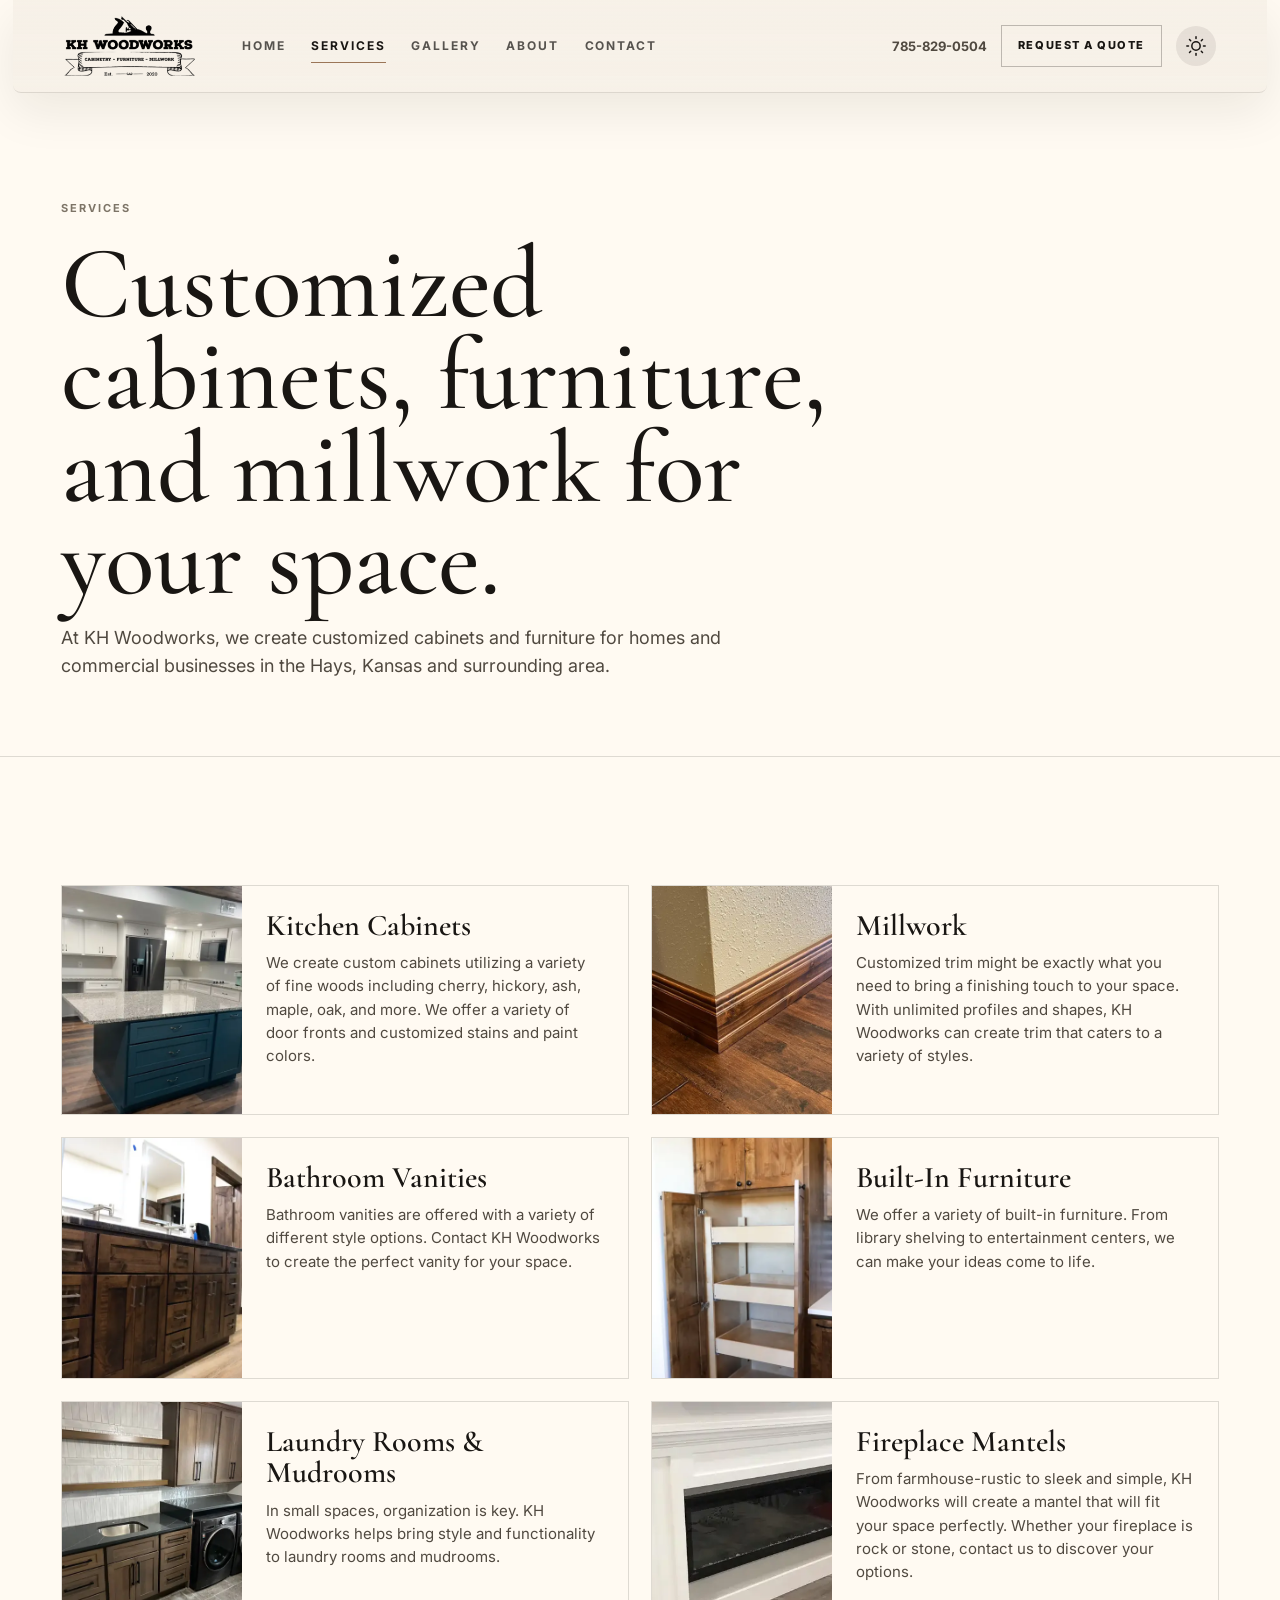
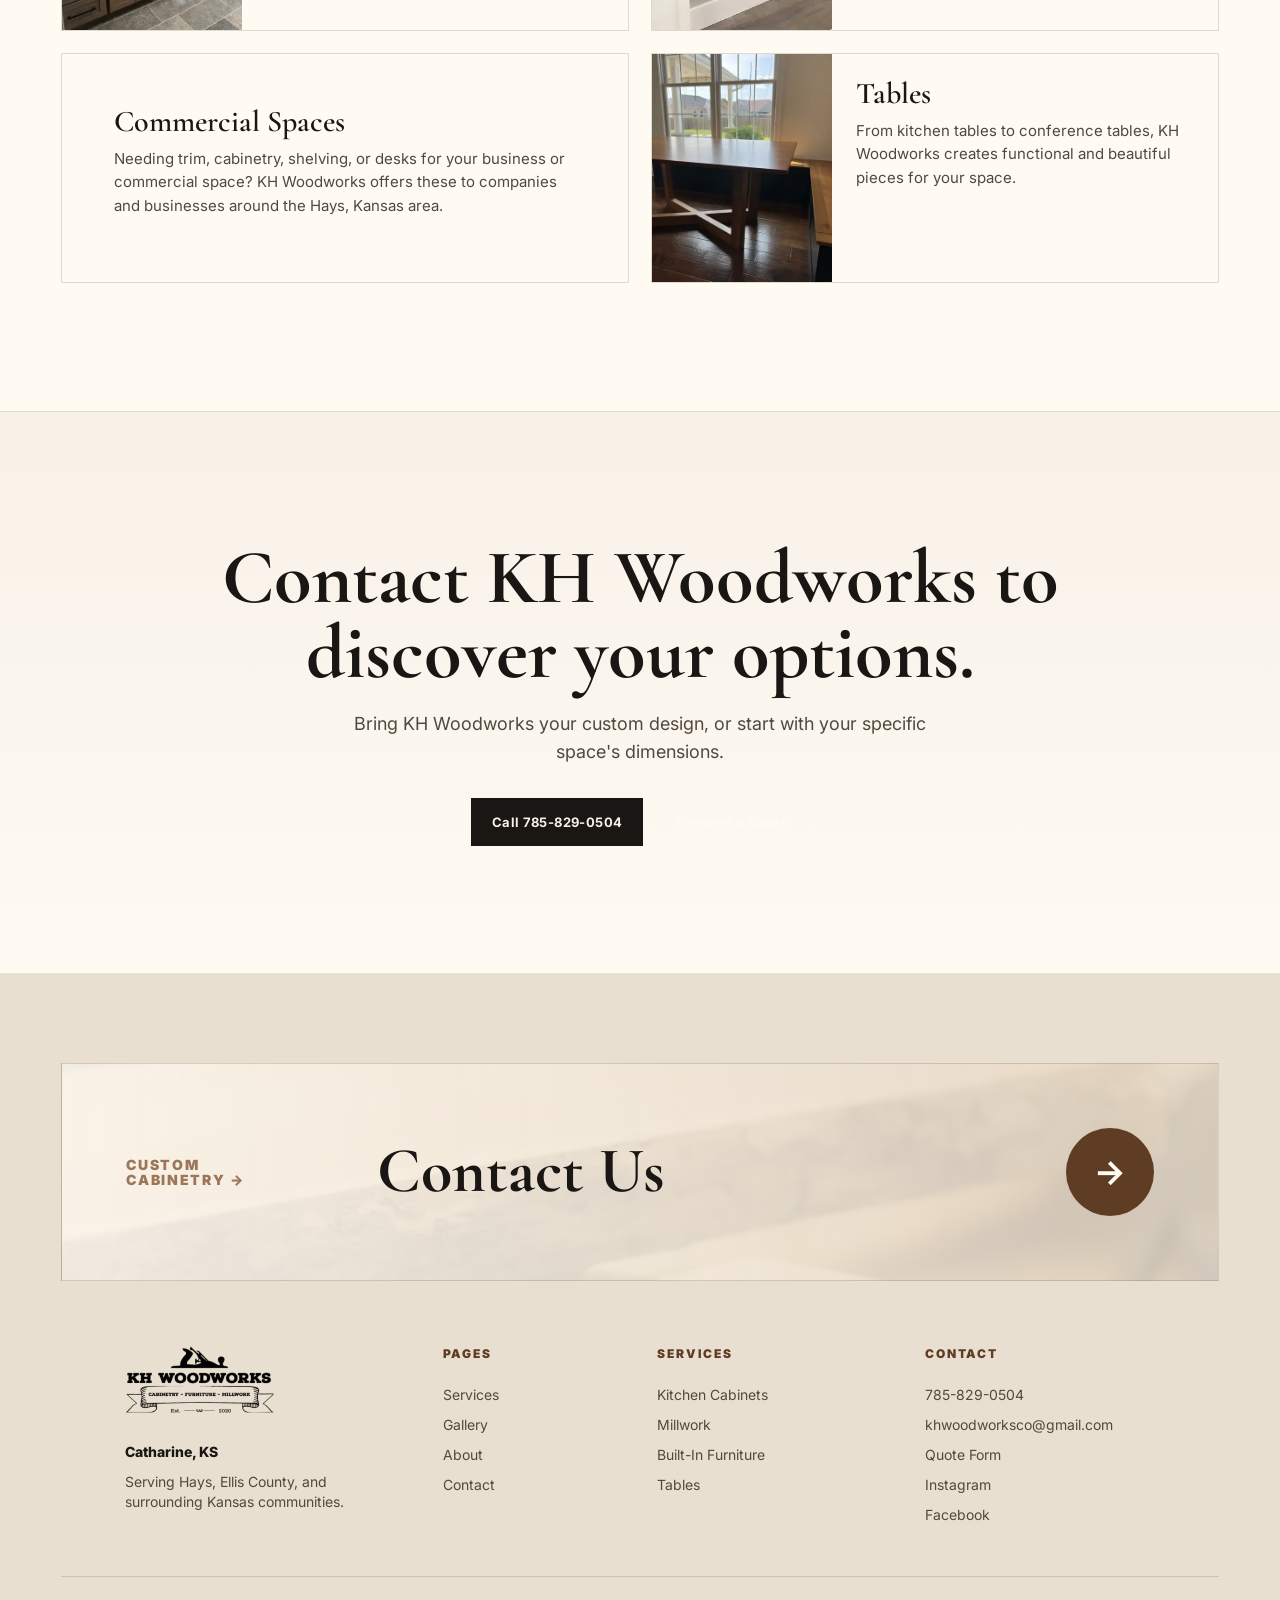
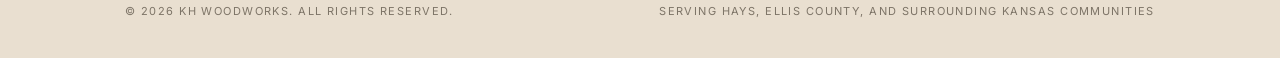
<file: services.html>
<!doctype html>
<html lang="en">
<head>
<meta charset="utf-8" />
<meta name="viewport" content="width=device-width, initial-scale=1, viewport-fit=cover" />
<title>Custom Cabinetry Services in Hays, KS | KH Woodworks</title>
<meta name="description" content="Custom kitchen cabinets, millwork, bathroom vanities, built-in furniture, laundry rooms, mudrooms, fireplace mantels, commercial spaces, and tables in Hays, KS." />
<link rel="canonical" href="https://tylerpreisser.github.io/kh-woodworks-site/services.html" />
<meta name="color-scheme" content="light" />
<meta name="theme-color" content="#f7f1e8" id="theme-color-meta" />
<meta name="apple-mobile-web-app-status-bar-style" content="default" />
<meta property="og:title" content="Custom Cabinetry Services in Hays, KS | KH Woodworks" />
<meta property="og:description" content="Explore custom cabinetry and woodworking services from KH Woodworks in Hays, Kansas." />
<meta property="og:type" content="website" />
<meta property="og:url" content="https://tylerpreisser.github.io/kh-woodworks-site/services.html" />
<meta property="og:image" content="https://tylerpreisser.github.io/kh-woodworks-site/assets/social-preview.png" />
<meta property="og:image:width" content="1200" />
<meta property="og:image:height" content="630" />
<meta name="twitter:card" content="summary_large_image" />
<meta name="twitter:image" content="https://tylerpreisser.github.io/kh-woodworks-site/assets/social-preview.png" />
<link rel="preconnect" href="https://fonts.googleapis.com" />
<link rel="preconnect" href="https://fonts.gstatic.com" crossorigin />
<link href="https://fonts.googleapis.com/css2?family=Cormorant+Garamond:ital,wght@0,400;0,500;0,600;0,700;1,500&family=Inter:wght@400;500;600;700;800&display=swap" rel="stylesheet" />
<link rel="stylesheet" href="assets/styles.css" />
<script>(function(){var t=localStorage.getItem('kh-theme');var d=t==='dark'||(t!=='light'&&window.matchMedia('(prefers-color-scheme: dark)').matches);document.documentElement.setAttribute('data-theme',d?'dark':'light');})();</script>
<link rel="icon" href="favicon.ico" sizes="any" />
<link rel="icon" href="assets/favicon.svg" type="image/svg+xml" />
<link rel="icon" href="assets/favicon-32.png" type="image/png" sizes="32x32" />
<link rel="apple-touch-icon" href="assets/apple-touch-icon.png" />
<link rel="manifest" href="site.webmanifest" />
</head>
<body>
<header class="nav" data-site-nav>
  <div class="wrap nav__bar">
    <a class="brand brand--logo" href="index.html" aria-label="KH Woodworks home" data-nav-logo><img class="brand__logo" src="assets/kh-logo-tight.webp" srcset="assets/kh-logo-tight-small.webp 260w, assets/kh-logo-tight.webp 403w" sizes="(max-width: 640px) 126px, 220px" alt="KH Woodworks" decoding="async" fetchpriority="high" /></a>
    <nav class="nav__links" aria-label="Primary navigation"><a href="index.html">Home</a><a href="services.html" class="is-active" aria-current="page">Services</a><a href="gallery.html">Gallery</a><a href="about.html">About</a><a href="contact.html">Contact</a></nav>
    <div class="nav__actions"><a class="nav__phone" href="tel:7858290504">785-829-0504</a><a class="nav__quote" href="contact.html">Request a Quote</a><button class="nav__theme-toggle" type="button" aria-label="Toggle dark mode"><svg class="icon-moon" viewBox="0 0 24 24" fill="none" stroke="currentColor" stroke-width="1.8" stroke-linecap="round" stroke-linejoin="round" aria-hidden="true"><path d="M21 12.79A9 9 0 1 1 11.21 3 7 7 0 0 0 21 12.79z"/></svg><svg class="icon-sun" viewBox="0 0 24 24" fill="none" stroke="currentColor" stroke-width="1.8" stroke-linecap="round" stroke-linejoin="round" aria-hidden="true"><circle cx="12" cy="12" r="5"/><line x1="12" y1="1" x2="12" y2="3"/><line x1="12" y1="21" x2="12" y2="23"/><line x1="4.22" y1="4.22" x2="5.64" y2="5.64"/><line x1="18.36" y1="18.36" x2="19.78" y2="19.78"/><line x1="1" y1="12" x2="3" y2="12"/><line x1="21" y1="12" x2="23" y2="12"/><line x1="4.22" y1="19.78" x2="5.64" y2="18.36"/><line x1="18.36" y1="5.64" x2="19.78" y2="4.22"/></svg></button></div>
  </div>
</header>
<main>
  <section class="page-hero">
    <div class="wrap">
      <span class="eyebrow">Services</span>
      <h1>Customized cabinets, furniture, and millwork for your space.</h1>
      <p>At KH Woodworks, we create customized cabinets and furniture for homes and commercial businesses in the Hays, Kansas and surrounding area.</p>
    </div>
  </section>
  <section class="section">
    <div class="wrap service-grid">
      <article class="service-card reveal" id="kitchens"><img loading="lazy" src="assets/work/webp/green-island.webp" srcset="assets/work/webp/green-island-small.webp 520w, assets/work/webp/green-island.webp 900w" sizes="(max-width: 640px) 84vw, (max-width: 980px) 72vw, 520px" alt="Custom kitchen cabinets in Hays Kansas" decoding="async" /><div class="service-card__body"><h3>Kitchen Cabinets</h3><p>We create custom cabinets utilizing a variety of fine woods including cherry, hickory, ash, maple, oak, and more. We offer a variety of door fronts and customized stains and paint colors.</p></div></article>
      <article class="service-card reveal" id="trim"><img loading="lazy" src="assets/work/webp/millwork-trim.webp" srcset="assets/work/webp/millwork-trim-small.webp 520w, assets/work/webp/millwork-trim.webp 900w" sizes="(max-width: 640px) 84vw, (max-width: 980px) 72vw, 520px" alt="Custom trim and millwork detail" decoding="async" /><div class="service-card__body"><h3>Millwork</h3><p>Customized trim might be exactly what you need to bring a finishing touch to your space. With unlimited profiles and shapes, KH Woodworks can create trim that caters to a variety of styles.</p></div></article>
      <article class="service-card reveal" id="bathrooms"><img loading="lazy" src="assets/work/webp/dark-bath-vanity.webp" srcset="assets/work/webp/dark-bath-vanity-small.webp 520w, assets/work/webp/dark-bath-vanity.webp 900w" sizes="(max-width: 640px) 84vw, (max-width: 980px) 72vw, 520px" alt="Custom bathroom vanity cabinetry" decoding="async" /><div class="service-card__body"><h3>Bathroom Vanities</h3><p>Bathroom vanities are offered with a variety of different style options. Contact KH Woodworks to create the perfect vanity for your space.</p></div></article>
      <article class="service-card reveal" id="built-ins"><img loading="lazy" src="assets/work/webp/pantry-pullout-open.webp" srcset="assets/work/webp/pantry-pullout-open-small.webp 520w, assets/work/webp/pantry-pullout-open.webp 900w" sizes="(max-width: 640px) 84vw, (max-width: 980px) 72vw, 520px" alt="Custom built-in pull-out storage" decoding="async" /><div class="service-card__body"><h3>Built-In Furniture</h3><p>We offer a variety of built-in furniture. From library shelving to entertainment centers, we can make your ideas come to life.</p></div></article>
      <article class="service-card reveal" id="laundry"><img loading="lazy" src="assets/work/webp/laundry-mudroom-cabinets.webp" srcset="assets/work/webp/laundry-mudroom-cabinets-small.webp 520w, assets/work/webp/laundry-mudroom-cabinets.webp 900w" sizes="(max-width: 640px) 84vw, (max-width: 980px) 72vw, 520px" alt="Laundry and mudroom cabinetry with washer and dryer" decoding="async" /><div class="service-card__body"><h3>Laundry Rooms &amp; Mudrooms</h3><p>In small spaces, organization is key. KH Woodworks helps bring style and functionality to laundry rooms and mudrooms.</p></div></article>
      <article class="service-card reveal" id="mantels"><img loading="lazy" src="assets/work/webp/fireplace-mantel.webp" srcset="assets/work/webp/fireplace-mantel-small.webp 520w, assets/work/webp/fireplace-mantel.webp 900w" sizes="(max-width: 640px) 84vw, (max-width: 980px) 72vw, 520px" alt="Custom fireplace mantel in Kansas" decoding="async" /><div class="service-card__body"><h3>Fireplace Mantels</h3><p>From farmhouse-rustic to sleek and simple, KH Woodworks will create a mantel that will fit your space perfectly. Whether your fireplace is rock or stone, contact us to discover your options.</p></div></article>
      <article class="service-card service-card--text reveal" id="commercial"><div class="service-card__body"><h3>Commercial Spaces</h3><p>Needing trim, cabinetry, shelving, or desks for your business or commercial space? KH Woodworks offers these to companies and businesses around the Hays, Kansas area.</p></div></article>
      <article class="service-card reveal" id="tables"><img loading="lazy" src="assets/work/webp/commercial-table.webp" srcset="assets/work/webp/commercial-table-small.webp 520w, assets/work/webp/commercial-table.webp 900w" sizes="(max-width: 640px) 84vw, (max-width: 980px) 72vw, 520px" alt="Custom wood table by KH Woodworks" decoding="async" /><div class="service-card__body"><h3>Tables</h3><p>From kitchen tables to conference tables, KH Woodworks creates functional and beautiful pieces for your space.</p></div></article>
    </div>
  </section>
</main>
<section class="cta"><div class="wrap"><h2>Contact KH Woodworks to discover your options.</h2><p>Bring KH Woodworks your custom design, or start with your specific space's dimensions.</p><div class="cta__actions"><a class="btn btn--light" href="tel:7858290504">Call 785-829-0504</a><a class="btn btn--ghost" href="contact.html">Request a Quote</a></div></div></section>
<footer class="footer">
  <div class="wrap footer__inner">
    <div class="footer__cta">
      <div class="footer__cta-copy">
        <h2><span class="footer__title-desktop">Contact Us</span><span class="footer__title-mobile">Contact Us</span></h2>
        <p>Send a few project notes, rough dimensions, or inspiration photos. Follow KH Woodworks for finished installs, shop progress, and local project updates.</p>
      </div>
      <div class="footer__cta-actions" aria-label="Footer calls to action">
        <a class="footer__primary" href="contact.html"><svg class="footer__icon" viewBox="0 0 24 24" aria-hidden="true"><path d="M4 6h16v12H4z" fill="none" stroke="currentColor" stroke-width="1.8" /><path d="m5 7 7 6 7-6" fill="none" stroke="currentColor" stroke-width="1.8" /></svg><span>Request a Quote</span></a>
        <a class="footer__action-link" href="tel:7858290504"><svg class="footer__icon" viewBox="0 0 24 24" aria-hidden="true"><path d="M7.4 4.8 9.2 9c.3.7.1 1.5-.5 2l-1 1c1.2 2.3 3 4.1 5.3 5.3l1-1c.5-.5 1.3-.7 2-.4l4.1 1.7c.8.3 1.2 1.1 1 1.9-.3 1.3-1.4 2.3-2.8 2.3C9.4 21.8 2.2 14.6 2.2 5.7c0-1.4 1-2.5 2.3-2.8.8-.2 1.6.2 1.9 1z" fill="none" stroke="currentColor" stroke-width="1.7" stroke-linejoin="round" /></svg><strong>Call</strong><span>785-829-0504</span></a>
        <a class="footer__action-link" href="mailto:khwoodworksco@gmail.com"><svg class="footer__icon" viewBox="0 0 24 24" aria-hidden="true"><path d="M4 6h16v12H4z" fill="none" stroke="currentColor" stroke-width="1.8" /><path d="m5 7 7 6 7-6" fill="none" stroke="currentColor" stroke-width="1.8" /></svg><strong>Email</strong><span>khwoodworksco@gmail.com</span></a>
        <a class="footer__social-link" href="https://www.instagram.com/kh_woodworks_co/" target="_blank" rel="noopener"><svg class="footer__icon" viewBox="0 0 24 24" aria-hidden="true"><rect x="4" y="4" width="16" height="16" rx="5" fill="none" stroke="currentColor" stroke-width="1.8" /><circle cx="12" cy="12" r="3.4" fill="none" stroke="currentColor" stroke-width="1.8" /><circle cx="16.7" cy="7.3" r="1.1" fill="currentColor" /></svg><strong>Instagram</strong><span>@kh_woodworks_co</span></a>
        <a class="footer__social-link" href="https://www.facebook.com/KHWoodworksCo/" target="_blank" rel="noopener"><svg class="footer__icon" viewBox="0 0 24 24" aria-hidden="true"><path d="M14.2 8.5h2.2V5h-3c-3.4 0-5.1 2-5.1 5v2H5.4v3.7h2.9V22h4.1v-6.3h3.4l.6-3.7h-4v-1.7c0-1.1.3-1.8 1.8-1.8z" fill="currentColor" /></svg><strong>Facebook</strong><span>KH Woodworks Co.</span></a>
      </div>
    </div>
    <div class="footer__grid footer__grid--compact">
      <div class="footer__column footer__column--brand"><a class="footer__brand" href="index.html" aria-label="KH Woodworks home"><img src="assets/kh-logo-tight.webp" srcset="assets/kh-logo-tight-small.webp 260w, assets/kh-logo-tight.webp 403w" sizes="(max-width: 640px) 132px, 168px" alt="KH Woodworks" decoding="async" /></a><span>Catharine, KS</span><span>Serving Hays, Ellis County, and surrounding Kansas communities.</span></div>
      <div class="footer__column"><h4>Pages</h4><a href="services.html">Services</a><a href="gallery.html">Gallery</a><a href="about.html">About</a><a href="contact.html">Contact</a></div>
      <div class="footer__column"><h4>Services</h4><a href="services.html#kitchens">Kitchen Cabinets</a><a href="services.html#trim">Millwork</a><a href="services.html#built-ins">Built-In Furniture</a><a href="services.html#tables">Tables</a></div>
      <div class="footer__column"><h4>Contact</h4><a href="tel:7858290504">785-829-0504</a><a href="mailto:khwoodworksco@gmail.com">khwoodworksco@gmail.com</a><a href="contact.html">Quote Form</a><a href="https://www.instagram.com/kh_woodworks_co/" target="_blank" rel="noopener">Instagram</a><a href="https://www.facebook.com/KHWoodworksCo/" target="_blank" rel="noopener">Facebook</a></div>
    </div>
    <div class="footer__bottom"><span>© 2026 KH Woodworks. All rights reserved.</span><span>Serving Hays, Ellis County, and surrounding Kansas communities</span></div>
  </div>
</footer>
<script src="assets/site.js"></script>
</body>
</html>
</file>
<file: assets/styles.css>
:root {
  --paper: #f7f1e8;
  --cream: #fffaf2;
  --linen: #e9dfd0;
  --ink: #191613;
  --soft-ink: #504940;
  --muted: #7d7467;
  --walnut: #5f3d25;
  --clay: #9b7658;
  --forest: #203f3d;
  --line: rgba(25, 22, 19, .14);
  --line-strong: rgba(25, 22, 19, .26);
  --shadow: 0 26px 70px rgba(25, 22, 19, .13);
  --serif: "Cormorant Garamond", Georgia, serif;
  --sans: "Inter", system-ui, -apple-system, Segoe UI, sans-serif;
  --max: 1260px;
  --gutter: clamp(20px, 4vw, 56px);
  /* Dark mode surface vars (light mode values — overridden in dark) */
  --surface-deep: #17120e;
  --surface-mid: #120f0c;
  --surface-dark: #0f130f;
  --surface-alt: #101713;
  --nav-bg-glass: rgba(18, 15, 12, .92);
  --nav-bg-solid: #120f0c;
}

/* ── Dark mode: manual toggle (data-theme="dark" on <html>) ── */
[data-theme="dark"] {
  color-scheme: dark;
  --paper: #1e1814;
  --cream: #262019;
  --linen: #2e2720;
  --ink: #f0e8dc;
  --soft-ink: #c8bfb2;
  --muted: #9e9487;
  --walnut: #c99a69;
  --clay: #d6aa77;
  --forest: #83aaa2;
  --line: rgba(240, 232, 220, .14);
  --line-strong: rgba(240, 232, 220, .26);
  --shadow: 0 28px 80px rgba(0, 0, 0, .38);
  --surface-deep: #1a1410;
  --surface-mid: #161210;
  --surface-dark: #1c1a14;
  --surface-alt: #1a1e18;
  --nav-bg-glass: rgba(22, 18, 14, .94);
  --nav-bg-solid: #161210;
}

/* Dark mode: swap light-mode sections to dark equivalents */
[data-theme="dark"] .page-hero,
[data-theme="dark"] .section--cream,
[data-theme="dark"] .service-scroll,
[data-theme="dark"] .service-card,
[data-theme="dark"] .service-tile,
[data-theme="dark"] .contact-form,
[data-theme="dark"] .contact-box,
[data-theme="dark"] .proof-grid > div,
[data-theme="dark"] .faq details {
  background: var(--cream);
  color: var(--ink);
}

[data-theme="dark"] .field input,
[data-theme="dark"] .field select,
[data-theme="dark"] .field textarea {
  background: #1a1510;
  border-color: var(--line);
  color: var(--ink);
}

[data-theme="dark"] .gallery-filter button {
  color: var(--soft-ink);
}

[data-theme="dark"] .gallery-filter button.is-on,
[data-theme="dark"] .gallery-filter button:hover {
  background: var(--ink);
  color: var(--paper);
}

[data-theme="dark"] .gallery-grid figcaption,
[data-theme="dark"] .proof-grid {
  border-color: var(--line);
}

[data-theme="dark"] .atelier-note {
  background:
    linear-gradient(145deg, rgba(30, 24, 20, .96), rgba(38, 32, 26, .94)),
    var(--cream);
  color: var(--ink);
  border: 1px solid rgba(240, 232, 220, .12);
}

[data-theme="dark"] .atelier-note span {
  color: #d7b78b;
}

[data-theme="dark"] .story-section {
  background:
    radial-gradient(circle at 18% 20%, rgba(215, 183, 139, .12), rgba(215, 183, 139, 0) 32%),
    linear-gradient(180deg, #181410, #141008);
}

[data-theme="dark"] .cta .btn--light,
[data-theme="dark"] .footer__actions a:first-child {
  background: var(--ink);
  color: var(--paper);
  border-color: var(--ink);
}

[data-theme="dark"] .btn--dark {
  background: var(--ink);
  color: var(--paper);
  border-color: var(--ink);
}

[data-theme="dark"] .btn--dark:hover {
  background: #d7b78b;
  border-color: #d7b78b;
  color: #15120f;
}

[data-theme="dark"] .footer__cta {
  background:
    linear-gradient(135deg, rgba(240, 232, 220, .09), rgba(131, 170, 162, .08)),
    rgba(240, 232, 220, .04);
}

[data-theme="dark"] .footer__cta p,
[data-theme="dark"] .footer__social-link span {
  color: rgba(240, 232, 220, .72);
}

[data-theme="dark"] .story-section,
[data-theme="dark"] .story-panel__copy h2 {
  color: var(--ink);
}

[data-theme="dark"] .story-panel__copy p {
  color: rgba(240, 232, 220, .8);
}

[data-theme="dark"] .story-panel__copy .eyebrow {
  color: #d7b78b;
}

[data-theme="dark"] .footer__action-link span {
  color: rgba(240, 232, 220, .72);
}

[data-theme="dark"] .btn--ghost {
  border-color: rgba(240, 232, 220, .58);
  color: var(--ink);
}
[data-theme="dark"] .btn--ghost:hover {
  background: var(--ink);
  color: var(--paper);
}

/* Smooth theme transition on key elements */
body,
.nav,
.footer,
.service-scroll,
.story-section,
.cta,
.page-hero,
.section,
.service-card,
.contact-form,
.contact-box {
  transition: background .3s ease, color .3s ease, border-color .3s ease;
}

* { box-sizing: border-box; }
html {
  scroll-behavior: smooth;
  background: var(--paper);
  /* iOS Safari: prevent rubber-band bounce from exposing html background as a colored bar */
  overscroll-behavior: none;
}
html, body { overflow-x: clip; }
body {
  margin: 0;
  background: var(--paper);
  color: var(--ink);
  font-family: var(--sans);
  line-height: 1.55;
  -webkit-font-smoothing: antialiased;
  padding-left: env(safe-area-inset-left);
  padding-right: env(safe-area-inset-right);
}
img, video { display: block; max-width: 100%; }
a { color: inherit; text-decoration: none; }
button, input, select, textarea { font: inherit; }
button { cursor: pointer; }
:focus-visible { outline: 2px solid var(--forest); outline-offset: 4px; }

.wrap { width: 100%; max-width: var(--max); margin: 0 auto; padding: 0 var(--gutter); }
.eyebrow {
  color: var(--muted);
  font-size: 11px;
  font-weight: 700;
  letter-spacing: .18em;
  text-transform: uppercase;
}
.lede {
  color: var(--soft-ink);
  font-family: var(--serif);
  font-size: clamp(22px, 2.6vw, 34px);
  line-height: 1.22;
}
.btn {
  display: inline-flex;
  align-items: center;
  justify-content: center;
  min-height: 48px;
  padding: 13px 20px;
  border: 1px solid var(--ink);
  background: transparent;
  color: var(--ink);
  font-size: 13px;
  font-weight: 700;
  letter-spacing: .03em;
  transition: background .2s ease, color .2s ease, border-color .2s ease, transform .2s ease;
}
.btn:hover { transform: translateY(-1px); }
.btn--dark { background: var(--ink); color: var(--cream); }
.btn--dark:hover { background: var(--forest); border-color: var(--forest); }
.btn--light { background: var(--cream); color: var(--ink); border-color: var(--cream); }
.btn--light:hover { background: var(--linen); border-color: var(--linen); }
.btn--ghost { border-color: rgba(255, 250, 242, .58); color: var(--cream); }
.btn--ghost:hover { background: var(--cream); color: var(--ink); }

.nav {
  position: sticky;
  top: 0;
  z-index: 50;
  background: rgba(18, 15, 12, .94);
  border-bottom: 1px solid rgba(255, 250, 242, .12);
  backdrop-filter: blur(18px);
  color: var(--cream);
}
.nav .wrap {
  min-height: 86px;
  display: grid;
  grid-template-columns: auto 1fr auto;
  align-items: center;
  gap: clamp(22px, 3vw, 42px);
}
.brand { display: inline-flex; align-items: center; gap: 12px; }
.brand--logo {
  height: auto;
  width: auto;
  padding: 0;
  overflow: visible;
}
.brand__logo {
  width: 160px;
  height: auto;
  filter: drop-shadow(0 10px 24px rgba(0, 0, 0, .28));
}
.brand__mark {
  width: 38px;
  height: 38px;
  display: grid;
  place-items: center;
  border: 1px solid var(--ink);
  border-radius: 50%;
  font-family: var(--serif);
  font-size: 20px;
  font-style: italic;
}
.brand__text {
  font-family: var(--serif);
  font-size: 25px;
  font-weight: 600;
  letter-spacing: .01em;
  white-space: nowrap;
}
.nav__links { display: flex; justify-content: center; gap: clamp(22px, 3vw, 38px); }
.nav__links a {
  color: rgba(255, 250, 242, .72);
  font-size: 12px;
  font-weight: 700;
  letter-spacing: .11em;
  text-transform: uppercase;
  padding: 8px 0;
  border-bottom: 1px solid transparent;
}
.nav__links a:hover, .nav__links a.is-active { color: var(--cream); border-bottom-color: rgba(255, 250, 242, .78); }
.nav__actions { display: flex; align-items: center; gap: 12px; }
.nav__phone { color: rgba(255, 250, 242, .86); font-size: 13px; font-weight: 700; white-space: nowrap; }
.nav .btn--dark { background: var(--cream); color: var(--ink); border-color: var(--cream); }
.nav .btn--dark:hover { background: #fff; border-color: #fff; }

.hero {
  min-height: calc(100vh - 74px);
  display: grid;
  align-items: stretch;
  background: var(--surface-deep);
  color: var(--cream);
}
.hero__grid {
  display: grid;
  grid-template-columns: minmax(0, .88fr) minmax(0, 1.12fr);
  min-height: calc(100vh - 74px);
}
.hero__copy {
  display: flex;
  flex-direction: column;
  justify-content: space-between;
  gap: 48px;
  padding: clamp(36px, 7vw, 92px) var(--gutter);
}
.hero h1 {
  max-width: 11.6ch;
  margin: 22px 0 24px;
  font-family: var(--serif);
  font-size: clamp(54px, 6.2vw, 92px);
  font-weight: 500;
  letter-spacing: 0;
  line-height: .92;
}
.hero p { max-width: 42rem; margin: 0; color: rgba(255, 250, 242, .82); font-size: 18px; }
.hero__actions { display: flex; flex-wrap: wrap; gap: 12px; margin-top: 30px; }
.hero__trust {
  display: grid;
  grid-template-columns: repeat(3, 1fr);
  gap: 16px;
  padding-top: 26px;
  border-top: 1px solid rgba(255, 250, 242, .18);
}
.hero__trust strong {
  display: block;
  color: var(--cream);
  font-family: var(--serif);
  font-size: 22px;
  font-weight: 600;
}
.hero__trust span { color: rgba(255, 250, 242, .68); font-size: 13px; }
.hero__media {
  position: relative;
  min-height: 560px;
  overflow: hidden;
}
.hero__media img { width: 100%; height: 100%; object-fit: cover; }
.hero__media::after {
  content: "";
  position: absolute;
  inset: 0;
  background: linear-gradient(90deg, rgba(23, 18, 14, .42), rgba(23, 18, 14, .06) 38%, rgba(23, 18, 14, .18));
}
.hero__caption {
  position: absolute;
  right: 24px;
  bottom: 24px;
  z-index: 1;
  max-width: 280px;
  padding: 14px 16px;
  background: rgba(23, 18, 14, .7);
  color: rgba(255, 250, 242, .78);
  font-size: 12px;
}

.marquee {
  overflow: hidden;
  border-block: 1px solid var(--line);
  background: var(--cream);
}
.marquee__track {
  display: flex;
  gap: 34px;
  width: max-content;
  padding: 18px 0;
  animation: marquee 34s linear infinite;
}
.marquee span {
  white-space: nowrap;
  color: var(--soft-ink);
  font-family: var(--serif);
  font-size: 24px;
  font-style: italic;
}
@keyframes marquee { to { transform: translateX(-50%); } }

.section { padding: clamp(72px, 10vw, 136px) 0; border-bottom: 1px solid var(--line); }
.section--cream { background: var(--cream); }
.section--dark { background: var(--surface-deep); color: var(--cream); }
.section__head {
  display: grid;
  grid-template-columns: minmax(160px, .38fr) minmax(0, 1fr) minmax(180px, .42fr);
  gap: 34px;
  align-items: end;
  margin-bottom: 46px;
}
.section__head h2 {
  margin: 0;
  max-width: 760px;
  font-family: var(--serif);
  font-size: clamp(40px, 5vw, 74px);
  font-weight: 500;
  letter-spacing: 0;
  line-height: .98;
}
.section__head p { margin: 0; color: var(--soft-ink); font-size: 15px; }
.section--dark .section__head p, .section--dark .eyebrow { color: rgba(255, 250, 242, .64); }

.service-strip {
  display: flex;
  gap: 16px;
  overflow-x: auto;
  padding-bottom: 18px;
  scroll-snap-type: x mandatory;
}
.service-tile {
  flex: 0 0 min(340px, 82vw);
  scroll-snap-align: start;
  background: var(--cream);
  border: 1px solid var(--line);
}
.service-tile__img { aspect-ratio: 4 / 3; overflow: hidden; background: var(--linen); }
.service-tile__img img { width: 100%; height: 100%; object-fit: cover; transition: transform .7s ease; }
.service-tile:hover img { transform: scale(1.035); }
.service-tile__body { padding: 22px; }
.service-tile h3, .service-card h3, .work-card h3 {
  margin: 0 0 10px;
  font-family: var(--serif);
  font-size: 30px;
  font-weight: 600;
  line-height: 1.05;
}
.service-tile p, .service-card p, .work-card p { margin: 0; color: var(--soft-ink); font-size: 15px; }

.answer-block {
  display: grid;
  grid-template-columns: .85fr 1.15fr;
  gap: clamp(32px, 6vw, 90px);
  align-items: start;
}
.answer-block h2 {
  margin: 0;
  font-family: var(--serif);
  font-size: clamp(42px, 5vw, 78px);
  line-height: .98;
  letter-spacing: 0;
}
.answer-block p { margin: 0 0 18px; color: var(--soft-ink); font-size: 18px; }
.proof-grid {
  display: grid;
  grid-template-columns: repeat(3, 1fr);
  gap: 1px;
  margin-top: 34px;
  background: var(--line);
}
.proof-grid > div { background: var(--paper); padding: 28px; }
.proof-grid h3 { margin: 0 0 8px; font-family: var(--serif); font-size: 27px; }
.proof-grid p { margin: 0; color: var(--soft-ink); font-size: 14px; }

.featured-work {
  display: grid;
  grid-template-columns: 1.2fr .8fr;
  gap: 22px;
  align-items: stretch;
}
.work-card {
  position: relative;
  overflow: hidden;
  min-height: 430px;
  background: var(--ink);
  color: var(--cream);
}
.work-card img { width: 100%; height: 100%; object-fit: cover; opacity: .9; transition: transform .8s ease; }
.work-card:hover img { transform: scale(1.025); }
.work-card__body {
  position: absolute;
  inset: auto 0 0;
  padding: 70px 24px 24px;
  background: linear-gradient(0deg, rgba(15, 12, 9, .86), rgba(15, 12, 9, 0));
}
.work-card p { color: rgba(255, 250, 242, .76); }
.featured-work__stack { display: grid; gap: 22px; }
.featured-work__stack .work-card { min-height: 204px; }

.project-feature {
  display: grid;
  grid-template-columns: minmax(0, 1.35fr) minmax(330px, .65fr);
  gap: 22px;
  align-items: stretch;
}
.project-feature__lead,
.project-feature__side {
  position: relative;
  min-height: 560px;
  overflow: hidden;
  background: var(--ink);
}
.project-feature__lead img,
.project-feature__side > img {
  width: 100%;
  height: 100%;
  max-width: none;
  object-fit: cover;
  transition: transform .9s cubic-bezier(.2,.7,.2,1);
}
.project-feature__lead:hover img { transform: scale(1.025); }
.project-feature__lead::after {
  content: "";
  position: absolute;
  inset: 0;
  background: linear-gradient(0deg, rgba(15, 12, 9, .76), rgba(15, 12, 9, .06) 58%);
}
.project-feature__lead div {
  position: absolute;
  left: clamp(24px, 4vw, 46px);
  right: clamp(24px, 4vw, 46px);
  bottom: clamp(24px, 4vw, 42px);
  z-index: 1;
  color: var(--cream);
}
.project-feature__lead span {
  display: block;
  margin-bottom: 14px;
  color: #d7b78b;
  font-size: 11px;
  font-weight: 800;
  letter-spacing: .18em;
  text-transform: uppercase;
}
.project-feature__lead h3 {
  max-width: 760px;
  margin: 0;
  font-family: var(--serif);
  font-size: clamp(42px, 5vw, 76px);
  font-weight: 500;
  line-height: .96;
}
.project-feature__side {
  display: grid;
  grid-template-rows: minmax(260px, 1fr) auto;
  background: var(--surface-deep);
  color: var(--cream);
}
.project-feature__copy {
  padding: clamp(24px, 4vw, 36px);
  border-top: 1px solid rgba(255, 250, 242, .12);
}
.project-feature__copy p {
  margin: 12px 0 22px;
  color: rgba(255, 250, 242, .76);
  font-family: var(--serif);
  font-size: clamp(24px, 2.8vw, 34px);
  line-height: 1.12;
}
.project-feature__copy a {
  color: #d7b78b;
  font-size: 12px;
  font-weight: 800;
  letter-spacing: .16em;
  text-transform: uppercase;
}

.process {
  display: grid;
  grid-template-columns: repeat(4, 1fr);
  gap: 1px;
  background: rgba(255, 250, 242, .18);
}
.process__step { background: var(--surface-deep); padding: 30px; border: 1px solid rgba(255, 250, 242, .12); }
.process__step span { color: var(--clay); font-size: 12px; font-weight: 800; letter-spacing: .18em; }
.process__step h3 { margin: 18px 0 12px; font-family: var(--serif); font-size: 31px; line-height: 1.05; }
.process__step p { margin: 0; color: rgba(255, 250, 242, .7); font-size: 15px; }

.split {
  display: grid;
  grid-template-columns: .92fr 1.08fr;
  gap: clamp(34px, 6vw, 80px);
  align-items: center;
}
.split__media { overflow: hidden; background: var(--linen); box-shadow: var(--shadow); }
.split__media img, .split__media video { width: 100%; height: 100%; object-fit: cover; aspect-ratio: 4 / 5; }
.split h2 { margin: 0 0 22px; font-family: var(--serif); font-size: clamp(42px, 5vw, 76px); line-height: .98; }
.split p { color: var(--soft-ink); font-size: 18px; }

.faq {
  display: grid;
  grid-template-columns: 1fr 1fr;
  gap: 14px;
}
.faq details {
  background: var(--cream);
  border: 1px solid var(--line);
  padding: 22px 24px;
}
.faq summary { cursor: pointer; font-family: var(--serif); font-size: 24px; font-weight: 600; }
.faq p { color: var(--soft-ink); margin-bottom: 0; }

.cta {
  background: var(--surface-deep);
  color: var(--cream);
  padding: clamp(76px, 10vw, 130px) 0;
  text-align: center;
}
.cta h2 { margin: 0 auto; max-width: 840px; font-family: var(--serif); font-size: clamp(46px, 6vw, 92px); line-height: .98; }
.cta p { margin: 20px auto 0; max-width: 620px; color: rgba(255, 250, 242, .72); font-size: 18px; }
.cta__actions { display: flex; justify-content: center; flex-wrap: wrap; gap: 12px; margin-top: 32px; }

.page-hero {
  padding: clamp(70px, 9vw, 124px) 0 58px;
  background: var(--cream);
  border-bottom: 1px solid var(--line);
}
.page-hero h1 {
  margin: 18px 0 0;
  max-width: 820px;
  font-family: var(--serif);
  font-size: clamp(54px, 8vw, 116px);
  font-weight: 500;
  line-height: .9;
  letter-spacing: 0;
}
.page-hero p { max-width: 720px; color: var(--soft-ink); font-size: 18px; }

.service-grid {
  display: grid;
  grid-template-columns: repeat(2, 1fr);
  gap: 22px;
}
.service-card {
  display: grid;
  grid-template-columns: 180px 1fr;
  min-height: 230px;
  background: var(--cream);
  border: 1px solid var(--line);
}
.service-card img { width: 100%; height: 100%; object-fit: cover; }
.service-card__body { padding: 24px; }
.service-card ul { margin: 16px 0 0; padding-left: 18px; color: var(--soft-ink); }

.gallery-filter {
  display: flex;
  flex-wrap: wrap;
  gap: 8px;
  margin: 34px 0;
}
.gallery-filter button {
  border: 1px solid var(--line-strong);
  background: transparent;
  color: var(--soft-ink);
  padding: 10px 15px;
  font-size: 13px;
  font-weight: 700;
}
.gallery-filter button.is-on, .gallery-filter button:hover { background: var(--ink); color: var(--cream); }
.gallery-grid {
  display: grid;
  grid-template-columns: repeat(12, 1fr);
  gap: 22px;
  padding-bottom: 92px;
}
.gallery-grid figure { margin: 0; grid-column: span 4; }
.gallery-grid figure.span-6 { grid-column: span 6; }
.gallery-grid figure.span-8 { grid-column: span 8; }
.gallery-grid figure.hide { display: none; }
.gallery-grid .img { aspect-ratio: 4 / 5; overflow: hidden; background: var(--linen); }
.gallery-grid figure.wide .img { aspect-ratio: 4 / 3; }
.gallery-grid figure.pano .img { aspect-ratio: 16 / 9; }
.gallery-grid img { width: 100%; height: 100%; object-fit: cover; }
.gallery-grid figcaption {
  display: flex;
  justify-content: space-between;
  gap: 20px;
  padding-top: 12px;
  border-bottom: 1px solid var(--line);
}
.gallery-grid h3 { margin: 0 0 10px; font-family: var(--serif); font-size: 24px; }
.gallery-grid span { color: var(--muted); font-size: 12px; font-weight: 700; letter-spacing: .1em; text-transform: uppercase; }

.contact-grid {
  display: grid;
  grid-template-columns: 1.25fr .75fr;
  gap: clamp(34px, 6vw, 84px);
  padding: 72px 0 112px;
}
.contact-form {
  display: grid;
  gap: 20px;
  padding: clamp(24px, 4vw, 42px);
  background: var(--cream);
  border: 1px solid var(--line);
}
.field-row { display: grid; grid-template-columns: 1fr 1fr; gap: 18px; }
.field label { display: block; margin-bottom: 8px; color: var(--muted); font-size: 11px; font-weight: 800; letter-spacing: .16em; text-transform: uppercase; }
.field input, .field select, .field textarea {
  width: 100%;
  border: 1px solid var(--line);
  background: var(--paper);
  color: var(--ink);
  padding: 13px 14px;
}
.field textarea { min-height: 148px; resize: vertical; }
.contact-info {
  display: grid;
  gap: 18px;
  align-content: start;
}
.contact-box { padding: 24px; background: var(--cream); border: 1px solid var(--line); }
.contact-box h2, .contact-box h3 { margin: 0 0 12px; font-family: var(--serif); font-size: 31px; }
.contact-box p, .contact-box a { color: var(--soft-ink); }
.contact-box a { display: block; font-weight: 700; }

.footer {
  background: var(--surface-mid);
  color: var(--cream);
  padding: clamp(58px, 8vw, 92px) 0 28px;
}
.footer__mast {
  display: grid;
  grid-template-columns: minmax(150px, 220px) minmax(0, 1fr) auto;
  gap: clamp(24px, 5vw, 70px);
  align-items: center;
  padding-bottom: 44px;
  border-bottom: 1px solid rgba(255, 250, 242, .14);
}
.footer__brand img {
  width: 220px;
  height: auto;
  filter: drop-shadow(0 18px 44px rgba(0,0,0,.28));
}
.footer__mast p {
  max-width: 680px;
  margin: 0;
  color: rgba(255, 250, 242, .78);
  font-family: var(--serif);
  font-size: clamp(24px, 3vw, 36px);
  line-height: 1.12;
}
.footer__actions {
  display: grid;
  gap: 10px;
  min-width: 190px;
}
.footer__actions a {
  margin: 0;
  min-height: 46px;
  display: grid;
  place-items: center;
  border: 1px solid rgba(255, 250, 242, .24);
  color: var(--cream);
  font-size: 12px;
  font-weight: 800;
}
.footer__actions a:first-child {
  background: var(--cream);
  color: var(--ink);
  border-color: var(--cream);
}
.footer__grid {
  display: grid;
  grid-template-columns: repeat(4, 1fr);
  gap: 36px;
  padding: 38px 0 44px;
  border-bottom: 1px solid rgba(255, 250, 242, .14);
}
.footer p { color: rgba(255, 250, 242, .72); }
.footer h4 { margin: 0 0 12px; color: rgba(255, 250, 242, .54); font-size: 11px; letter-spacing: .18em; text-transform: uppercase; }
.footer a { display: block; color: rgba(255, 250, 242, .86); margin-bottom: 6px; }
.footer a:hover { color: #d7b78b; }
.footer__bottom {
  display: flex;
  justify-content: space-between;
  gap: 20px;
  padding-top: 24px;
  color: rgba(255, 250, 242, .44);
  font-size: 11px;
  letter-spacing: .13em;
  text-transform: uppercase;
}

.mobile-cta {
  display: none;
  position: fixed;
  left: 0;
  right: 0;
  bottom: 0;
  z-index: 60;
  grid-template-columns: 1fr 1fr;
  border-top: 1px solid rgba(255, 250, 242, .18);
  background: var(--surface-deep);
}
.mobile-cta a {
  min-height: 58px;
  display: grid;
  place-items: center;
  color: var(--cream);
  font-size: 13px;
  font-weight: 800;
}
.mobile-cta a + a { border-left: 1px solid rgba(255, 250, 242, .18); background: var(--forest); }

.reveal { opacity: 0; transform: translateY(16px); transition: opacity .7s ease, transform .7s ease; }
.reveal.is-in { opacity: 1; transform: none; }

@media (max-width: 980px) {
  .nav .wrap { grid-template-columns: 1fr auto; }
  .nav__links { order: 3; grid-column: 1 / -1; justify-content: flex-start; overflow-x: auto; padding-bottom: 14px; }
  .nav__actions .nav__phone { display: none; }
  .hero__grid, .answer-block, .split, .contact-grid { grid-template-columns: 1fr; }
  .hero__grid { min-height: auto; }
  .hero__copy { padding-top: 58px; }
  .hero__media { min-height: 440px; order: -1; }
  .section__head { grid-template-columns: 1fr; }
  .proof-grid, .process, .footer__grid { grid-template-columns: 1fr 1fr; }
  .footer__mast { grid-template-columns: 1fr; align-items: start; }
  .footer__actions { max-width: 260px; }
  .featured-work, .project-feature { grid-template-columns: 1fr; }
  .project-feature__lead, .project-feature__side { min-height: 430px; }
  .service-grid { grid-template-columns: 1fr; }
  .gallery-grid figure, .gallery-grid figure.span-6, .gallery-grid figure.span-8 { grid-column: span 6; }
}

@media (max-width: 640px) {
  body { padding-bottom: 58px; }
  .brand__text { font-size: 21px; }
  .nav__actions .btn { display: none; }
  .hero__trust, .proof-grid, .process, .faq, .footer__grid, .field-row { grid-template-columns: 1fr; }
  .footer__brand img { width: 148px; }
  .hero h1 { font-size: clamp(48px, 14.5vw, 64px); max-width: 100%; }
  .hero__caption { display: none; }
  .service-card { grid-template-columns: 1fr; }
  .service-card img { aspect-ratio: 4 / 3; }
  .gallery-grid { gap: 18px; }
  .gallery-grid figure, .gallery-grid figure.span-6, .gallery-grid figure.span-8 { grid-column: 1 / -1; }
  .footer__bottom { flex-direction: column; }
  .mobile-cta { display: grid; }
}

/* Motion and revised homepage systems */
body { animation: pageIn .7s ease both; }
@keyframes pageIn { from { opacity: 0; } to { opacity: 1; } }

.hero--video {
  position: relative;
  min-height: calc(100vh - 86px);
  overflow: hidden;
  isolation: isolate;
  background: #15120f var(--hero-poster, url("hero-poster.webp")) center / cover no-repeat;
}
.hero__video {
  position: absolute;
  inset: 0;
  width: 100%;
  height: 100%;
  max-width: none;
  object-fit: cover;
  opacity: 0;
  visibility: hidden;
  transform: scale(1.04);
  animation: heroVideoIn 1.4s cubic-bezier(.2,.7,.2,1) both;
}
.hero__video.is-playing {
  opacity: 1;
  visibility: visible;
}
.hero__shade {
  position: absolute;
  inset: 0;
  z-index: 1;
  background:
    radial-gradient(circle at center, rgba(15, 12, 9, .08), rgba(15, 12, 9, .62) 58%, rgba(15, 12, 9, .86)),
    linear-gradient(0deg, rgba(15, 12, 9, .62), rgba(15, 12, 9, .08) 48%, rgba(15, 12, 9, .42));
}
.hero__center {
  position: relative;
  z-index: 2;
  min-height: calc(100vh - 86px);
  display: grid;
  place-items: center;
  align-content: center;
  gap: 0;
  text-align: center;
  padding-top: clamp(70px, 8vw, 120px);
  padding-bottom: clamp(70px, 8vw, 120px);
}
.hero__logo {
  width: min(560px, 72vw);
  height: auto;
  margin-bottom: 14px;
  filter: drop-shadow(0 34px 80px rgba(0, 0, 0, .62));
  animation: riseIn 1s cubic-bezier(.2,.7,.2,1) .18s both;
}
.hero__center .hero__actions {
  justify-content: center;
  margin-top: 0;
  position: relative;
  z-index: 3;
  animation: riseIn 1s cubic-bezier(.2,.7,.2,1) .34s both;
}
.hero__actions--left { justify-content: flex-start; }
.hero__center h1 {
  position: absolute;
  width: 1px;
  height: 1px;
  overflow: hidden;
  clip: rect(0 0 0 0);
  white-space: nowrap;
}
.hero__stage {
  position: relative;
  z-index: 2;
  min-height: calc(100vh - 74px);
  display: grid;
  grid-template-columns: 180px minmax(0, 1fr) 260px;
  gap: clamp(28px, 5vw, 70px);
  align-items: end;
  padding-top: clamp(42px, 7vw, 90px);
  padding-bottom: clamp(38px, 6vw, 76px);
}
.hero__brand-panel {
  align-self: stretch;
  display: flex;
  flex-direction: column;
  justify-content: flex-end;
  gap: 12px;
  padding-right: 26px;
  border-right: 1px solid rgba(255, 250, 242, .22);
  color: rgba(255, 250, 242, .72);
  font-size: 11px;
  font-weight: 800;
  letter-spacing: .17em;
  text-transform: uppercase;
  animation: riseIn .9s cubic-bezier(.2,.7,.2,1) .2s both;
}
.hero__brand-panel img {
  width: 118px;
  height: auto;
  margin-bottom: auto;
  filter: drop-shadow(0 18px 40px rgba(0,0,0,.34));
}
.hero__content { min-width: 0; max-width: 830px; animation: riseIn 1s cubic-bezier(.2,.7,.2,1) .36s both; }
.hero__content .eyebrow { color: rgba(255, 250, 242, .62); }
.hero__content h1 {
  max-width: 16ch;
  margin: 18px 0 24px;
  font-size: clamp(64px, 6.7vw, 96px);
  line-height: .88;
}
.hero__content p {
  max-width: 610px;
  color: rgba(255, 250, 242, .86);
  font-size: clamp(17px, 1.5vw, 21px);
}
.hero__meta {
  align-self: end;
  padding: 22px 0 0;
  border-top: 1px solid rgba(255, 250, 242, .24);
  color: rgba(255, 250, 242, .72);
  animation: riseIn 1s cubic-bezier(.2,.7,.2,1) .52s both;
}
.hero__meta span {
  display: block;
  margin-bottom: 12px;
  color: #d7b78b;
  font-family: var(--serif);
  font-size: 34px;
}
.hero__meta p { font-size: 14px; color: rgba(255, 250, 242, .72); }
@keyframes heroVideoIn { from { opacity: .25; transform: scale(1.1); } to { opacity: 1; transform: scale(1.04); } }
@keyframes riseIn { from { opacity: 0; transform: translateY(28px); } to { opacity: 1; transform: none; } }

.service-scroll {
  position: relative;
  min-height: 100vh;
  background: var(--cream);
  border-bottom: 1px solid var(--line);
}
.service-scroll__sticky {
  position: sticky;
  top: 0;
  height: 100vh;
  overflow: hidden;
  display: flex;
  flex-direction: column;
  justify-content: center;
  gap: clamp(18px, 3vh, 30px);
  padding: calc(var(--nav-h, 86px) + clamp(20px, 3vh, 38px)) 0 clamp(24px, 4vh, 42px);
}
.service-scroll__intro {
  position: absolute;
  top: clamp(18px, 3vh, 30px);
  left: 0;
  right: 0;
  z-index: 3;
  pointer-events: none;
}
.service-scroll__intro .eyebrow {
  display: block;
  color: rgba(54, 44, 35, .62);
}
.service-scroll__intro h2 {
  position: absolute;
  width: 1px;
  height: 1px;
  overflow: hidden;
  clip: rect(0 0 0 0);
  white-space: nowrap;
}
.service-track {
  display: flex;
  gap: clamp(18px, 2vw, 28px);
  width: max-content;
  margin-top: clamp(18px, 3vh, 34px);
  padding-left: max(var(--gutter), calc((100vw - var(--max)) / 2 + var(--gutter)));
  padding-right: max(var(--gutter), calc((100vw - var(--max)) / 2 + var(--gutter)));
  will-change: transform;
}
.service-panel {
  position: relative;
  flex: 0 0 min(560px, 72vw);
  height: min(690px, calc(100vh - var(--nav-h, 86px) - 142px));
  min-height: min(470px, calc(100vh - var(--nav-h, 86px) - 142px));
  overflow: hidden;
  background: var(--surface-deep);
  color: var(--cream);
}
.service-panel img {
  width: 100%;
  height: 100%;
  max-width: none;
  object-fit: cover;
  opacity: .78;
  transition: transform 1s cubic-bezier(.2,.7,.2,1), opacity .2s ease;
}
.service-panel:hover img { transform: scale(1.045); opacity: .92; }
.service-panel::after {
  content: "";
  position: absolute;
  inset: 0;
  background: linear-gradient(0deg, rgba(15,12,9,.86), rgba(15,12,9,.08) 58%);
}
.service-panel span,
.service-panel h3,
.service-panel p {
  position: absolute;
  z-index: 1;
  left: 24px;
  right: 24px;
}
.service-panel span {
  top: 22px;
  color: #d7b78b;
  font-size: 11px;
  font-weight: 800;
  letter-spacing: .18em;
}
.service-panel h3 {
  bottom: clamp(92px, 12vh, 118px);
  margin: 0;
  font-family: var(--serif);
  font-size: clamp(34px, 3vw, 50px);
  line-height: 1;
}
.service-panel p {
  bottom: 24px;
  margin: 0;
  color: rgba(255,250,242,.76);
  font-size: 15px;
  max-width: 34rem;
}
.service-panel--text {
  padding: 34px;
  background:
    linear-gradient(135deg, rgba(95,61,37,.92), rgba(32,63,61,.92)),
    var(--ink);
}
.service-panel--text::after { display: none; }
.service-panel--text span,
.service-panel--text h3,
.service-panel--text p { position: static; display: block; }
.service-panel--text h3 { margin: auto 0 18px; padding-top: min(190px, 18vh); }

.section--statement {
  padding: clamp(92px, 12vw, 170px) 0;
  background: var(--paper);
}
.answer-block--quiet {
  max-width: 1160px;
  margin: 0 auto;
  align-items: center;
}
.answer-block--quiet h2 {
  font-size: clamp(44px, 5.6vw, 86px);
}
.answer-block--quiet p {
  max-width: 620px;
}

.service-card--text {
  display: block;
  min-height: 230px;
  padding: 28px;
}
.gallery-grid figure.text-card {
  min-height: 320px;
  display: grid;
  align-content: end;
  padding: 26px;
  background: var(--ink);
  color: var(--cream);
}
.gallery-grid figure.text-card figcaption {
  display: block;
  border: 0;
  padding: 0;
}
.gallery-grid figure.text-card p { color: rgba(255,250,242,.72); }

@media (max-width: 980px) {
  .hero__stage { grid-template-columns: 1fr; align-items: end; }
  .hero__brand-panel {
    align-self: auto;
    min-height: 140px;
    border-right: 0;
    border-bottom: 1px solid rgba(255, 250, 242, .22);
    padding: 0 0 18px;
  }
  .hero__brand-panel img { width: 96px; margin-bottom: 18px; }
  .hero__content h1 { font-size: clamp(54px, 14vw, 92px); max-width: 9.5ch; }
  .hero__meta { max-width: 520px; }
  .service-scroll { height: auto !important; }
  .service-scroll__sticky { position: relative; top: auto; height: auto; padding: 72px 0; }
  .service-scroll__intro { position: static; grid-template-columns: 1fr; }
  .service-track { margin-top: 0; overflow-x: auto; width: auto; scroll-snap-type: x mandatory; }
  .service-panel { scroll-snap-align: start; }
}

@media (max-width: 640px) {
  .nav .wrap {
    display: flex;
    flex-wrap: wrap;
    min-height: 118px;
    gap: 14px 18px;
    align-content: center;
  }
  .brand { flex: 1 1 100%; }
  .brand--logo { width: auto; height: auto; }
  .brand__logo { width: 144px; }
  .nav__links {
    order: 2;
    flex: 1 1 100%;
    width: 100%;
    gap: 0;
    justify-content: space-between;
    overflow-x: auto;
    padding-bottom: 10px;
  }
  .nav__links a { flex: 0 0 auto; }
  .nav__links a {
    font-size: 10px;
    letter-spacing: .09em;
  }
  .nav__links a[href="about.html"],
  .nav__links a[href="contact.html"] { display: none; }
  .nav__actions { display: flex; align-items: center; }
  .nav__actions .nav__phone,
  .nav__actions .btn { display: none; }
  .hero__center {
    min-height: calc(100vh - 118px);
    padding-top: 54px;
    padding-bottom: 74px;
    gap: 0;
  }
  .hero__logo { width: min(310px, 78vw); margin-bottom: 12px; }
  .hero__content,
  .hero__content p,
  .hero__actions { width: 100%; max-width: 100%; }
  .hero__content {
    width: calc(100vw - 40px);
    justify-self: start;
  }
  .hero__content h1 {
    width: 100%;
    max-width: 100%;
    font-size: 40px;
    line-height: .94;
  }
  .hero__content p { font-size: 16px; line-height: 1.45; }
  .hero__stage { min-height: calc(100vh - 118px); }
  .hero__actions { display: grid; grid-template-columns: 1fr; }
  .hero__actions .btn { min-width: 0; width: 100%; }
}

@media (prefers-reduced-motion: reduce) and (min-width: 981px) {
  .service-scroll { height: auto !important; }
  .service-scroll__sticky { position: relative; top: auto; height: auto; padding: 90px 0; }
  .service-track {
    width: auto;
    overflow-x: auto;
    scroll-snap-type: x mandatory;
    transform: none !important;
  }
  .service-panel { scroll-snap-align: start; }
}

/* Premium navigation and AR-inspired editorial motion */
:root { --nav-height: 92px; }
html { scroll-padding-top: calc(var(--nav-height) + 18px); }
/* Scroll lock when dropdown is open — only on mobile (where dropdown covers most of screen) */
@media (max-width: 980px) {
  body.nav-open { overflow: hidden; }
  /* Tap-to-dismiss scrim behind the dropdown */
  body.nav-open::after {
    content: "";
    position: fixed;
    inset: 0;
    z-index: 40; /* below dropdown (45) and nav (50) */
    background: rgba(0, 0, 0, .28);
    pointer-events: auto;
  }
}

.nav {
  position: fixed;
  left: clamp(8px, 1vw, 16px);
  right: clamp(8px, 1vw, 16px);
  width: auto;
  background:
    linear-gradient(180deg, rgba(18, 15, 12, .92), rgba(18, 15, 12, .68)),
    rgba(18, 15, 12, .72);
  border-bottom: 1px solid rgba(255, 250, 242, .12);
  border-radius: 0 0 8px 8px;
  box-shadow: none;
  transition: background .28s ease, box-shadow .28s ease, border-color .28s ease;
}
.nav.is-scrolled,
body.nav-open .nav {
  background:
    linear-gradient(180deg, rgba(18, 15, 12, .98), rgba(18, 15, 12, .92)),
    #120f0c;
  border-bottom-color: rgba(215, 183, 139, .22);
  box-shadow: 0 18px 50px rgba(0, 0, 0, .18);
}
.nav .wrap,
.nav__bar {
  min-height: var(--nav-height);
  display: grid;
  grid-template-columns: minmax(0, 1fr) auto minmax(0, 1fr);
  align-items: center;
  gap: clamp(18px, 2.6vw, 42px);
}
.nav .brand {
  grid-column: 2;
  justify-self: center;
}
.brand__logo {
  width: 156px;
  filter: drop-shadow(0 18px 42px rgba(0, 0, 0, .36));
}
.nav__links {
  grid-column: 1;
  grid-row: 1;
  justify-content: flex-start;
  gap: clamp(18px, 2vw, 30px);
}
.nav__links a {
  position: relative;
  border-bottom: 0;
  color: rgba(255, 250, 242, .74);
  letter-spacing: .16em;
}
.nav__links a::after {
  content: "";
  position: absolute;
  left: 0;
  right: 0;
  bottom: 0;
  height: 1px;
  background: #d7b78b;
  transform: scaleX(0);
  transform-origin: right;
  transition: transform .24s ease;
}
.nav__links a:hover,
.nav__links a.is-active {
  color: var(--cream);
  border-bottom-color: transparent;
}
.nav__links a:hover::after,
.nav__links a.is-active::after {
  transform: scaleX(1);
  transform-origin: left;
}
.nav__actions {
  grid-column: 3;
  grid-row: 1;
  justify-self: end;
  gap: 14px;
}
.nav__quote {
  min-height: 42px;
  display: inline-flex;
  align-items: center;
  justify-content: center;
  padding: 0 16px;
  border: 1px solid rgba(255, 250, 242, .28);
  color: var(--cream);
  font-size: 11px;
  font-weight: 800;
  letter-spacing: .14em;
  text-transform: uppercase;
}
.nav__quote:hover {
  background: var(--cream);
  color: var(--ink);
  border-color: var(--cream);
}

/* Theme toggle button */
.nav__theme-toggle {
  width: 40px;
  height: 40px;
  display: grid;
  place-items: center;
  border: 0;
  background: transparent;
  color: rgba(255, 250, 242, .78);
  cursor: pointer;
  flex-shrink: 0;
  transition: color .2s ease, opacity .2s ease;
}
.nav__theme-toggle:hover {
  color: var(--cream);
}
.nav__theme-toggle svg {
  width: 20px;
  height: 20px;
  flex-shrink: 0;
}
/* Show the active theme icon: sun in light mode, moon in dark mode. */
.nav__theme-toggle .icon-sun { display: block; }
.nav__theme-toggle .icon-moon { display: none; }
[data-theme="dark"] .nav__theme-toggle .icon-sun { display: none; }
[data-theme="dark"] .nav__theme-toggle .icon-moon { display: block; }

/* On desktop/tablet: keep toggle visible even when other actions might be hidden */
@media (max-width: 980px) {
  .nav__theme-toggle {
    display: grid !important;
  }
}

/* On mobile: show toggle alongside hamburger in the right col */
@media (max-width: 640px) {
  /* Expand the nav grid to fit both theme toggle and hamburger */
  .nav .wrap,
  .nav__bar {
    grid-template-columns: auto minmax(0, 1fr) auto auto !important;
  }
  /* Show nav__actions at col 3 (just the toggle) */
  .nav__actions {
    display: flex !important;
    align-items: center;
    gap: 0;
    grid-column: 3;
    grid-row: 1;
    min-width: 0;
  }
  /* Hide phone and quote; only toggle shows */
  .nav__actions .nav__phone,
  .nav__actions .nav__quote {
    display: none !important;
  }
  /* Hamburger stays at col 4 */
  .nav__menu {
    grid-column: 4 !important;
    grid-row: 1;
  }
  .nav__theme-toggle {
    width: 42px;
    height: 42px;
    display: grid !important;
    color: rgba(255, 250, 242, .86);
  }
  .nav__theme-toggle svg {
    width: 17px;
    height: 17px;
  }
}

.nav__menu {
  width: 54px;
  height: 54px;
  display: grid;
  place-content: center;
  gap: 6px;
  border: 0;
  background: transparent;
  color: var(--cream);
}
.nav__menu span {
  width: 22px;
  height: 2px;
  background: currentColor;
  transform-origin: center;
  transition: transform .22s ease, opacity .22s ease;
}
body.nav-open .nav__menu span:nth-child(1) { transform: translateY(8px) rotate(45deg); }
body.nav-open .nav__menu span:nth-child(2) { opacity: 0; }
body.nav-open .nav__menu span:nth-child(3) { transform: translateY(-8px) rotate(-45deg); }

/* ── Mobile menu dropdown ── */
/* Desktop/tablet: hidden — only shown on mobile via @media (max-width: 980px) */
.menu-overlay {
  display: none;
}

/* The dropdown panel body — slides out from below the nav pill on mobile */
.menu-dropdown {
  display: none; /* shown in max-980 via media query */
}

/* Legacy references: keep __top and __body selectors non-breaking for JS-generated markup */
.menu-overlay__top {
  display: none;
}
.menu-overlay__close {
  display: none;
}
.menu-overlay__body {
  display: grid;
  grid-template-columns: minmax(0, .95fr) minmax(260px, .55fr);
  gap: clamp(36px, 7vw, 110px);
  align-items: end;
  padding-top: clamp(48px, 8vw, 120px);
  padding-bottom: clamp(48px, 8vw, 110px);
}
.menu-overlay nav {
  display: grid;
  gap: clamp(10px, 1.8vw, 20px);
}
.menu-overlay nav a {
  width: fit-content;
  font-family: var(--serif);
  font-size: clamp(48px, 7vw, 112px);
  font-weight: 500;
  line-height: .9;
  color: var(--cream);
}
.menu-overlay nav a:hover { color: #d7b78b; }
.menu-overlay__contact {
  max-width: 380px;
  padding: 28px;
  border: 1px solid rgba(255, 250, 242, .16);
  background: rgba(255, 250, 242, .06);
}
.menu-overlay__contact span {
  display: block;
  margin-bottom: 16px;
  color: #d7b78b;
  font-size: 11px;
  font-weight: 800;
  letter-spacing: .18em;
  text-transform: uppercase;
}
.menu-overlay__contact a {
  display: block;
  margin-bottom: 8px;
  font-weight: 800;
}
.menu-overlay__contact p {
  margin: 18px 0 0;
  color: rgba(255, 250, 242, .72);
}

.hero--video,
.hero__center {
  min-height: 100vh;
}
.hero__center .hero__actions {
  margin-top: 18px;
}
.page-hero {
  padding-top: calc(var(--nav-height) + clamp(54px, 8vw, 112px));
}
.service-scroll__intro { display: none; }
.service-scroll__sticky {
  padding-top: calc(var(--nav-h, var(--nav-height)) + clamp(12px, 2vh, 28px));
}
.service-panel h3 {
  bottom: clamp(86px, 11vh, 112px);
}
.service-panel--text h3 {
  margin-top: 0;
  padding-top: min(230px, 22vh);
}

.atelier {
  position: relative;
  overflow: clip;
  padding: clamp(92px, 12vw, 168px) 0 clamp(96px, 13vw, 180px);
  background:
    radial-gradient(circle at 18% 8%, rgba(215, 183, 139, .14), transparent 30%),
    linear-gradient(180deg, #17231f, #101713);
  color: var(--cream);
}
.atelier::before {
  content: "";
  position: absolute;
  inset: 0;
  opacity: .18;
  background-image:
    linear-gradient(rgba(255, 250, 242, .06) 1px, transparent 1px),
    linear-gradient(90deg, rgba(255, 250, 242, .05) 1px, transparent 1px);
  background-size: 72px 72px;
  pointer-events: none;
}
.atelier__intro {
  position: relative;
  z-index: 1;
  display: grid;
  grid-template-columns: .34fr minmax(0, 1fr) .42fr;
  gap: clamp(28px, 5vw, 70px);
  align-items: end;
  margin-bottom: clamp(50px, 8vw, 96px);
}
.atelier__intro .eyebrow {
  color: #d7b78b;
}
.atelier__intro h2 {
  margin: 0;
  max-width: 760px;
  font-family: var(--serif);
  font-size: clamp(48px, 6vw, 96px);
  font-weight: 500;
  line-height: .92;
}
.atelier__intro p {
  margin: 0;
  color: rgba(255, 250, 242, .72);
}
.atelier__stage {
  position: relative;
  z-index: 1;
  display: grid;
  grid-template-columns: minmax(280px, .42fr) minmax(0, .9fr);
  gap: clamp(34px, 6vw, 86px);
  align-items: start;
}
.atelier__copy {
  position: sticky;
  top: calc(var(--nav-height) + 34px);
  padding: clamp(28px, 4vw, 42px);
  background: rgba(255, 250, 242, .94);
  color: var(--ink);
  box-shadow: 0 30px 80px rgba(0, 0, 0, .26);
}
.atelier__copy span,
.atelier__note span {
  display: block;
  margin-bottom: 16px;
  color: var(--clay);
  font-size: 11px;
  font-weight: 800;
  letter-spacing: .18em;
  text-transform: uppercase;
}
.atelier__copy h3 {
  margin: 0 0 18px;
  font-family: var(--serif);
  font-size: clamp(30px, 3.2vw, 46px);
  font-weight: 500;
  line-height: 1;
}
.atelier__copy p {
  margin: 0;
  color: var(--soft-ink);
}
.atelier__copy a {
  display: inline-flex;
  margin-top: 26px;
  padding-bottom: 5px;
  border-bottom: 1px solid var(--ink);
  font-size: 12px;
  font-weight: 800;
  letter-spacing: .16em;
  text-transform: uppercase;
}
.atelier__frames {
  position: relative;
  min-height: 760px;
}
.atelier__frame {
  position: relative;
  margin: 0;
  overflow: hidden;
  background: var(--surface-dark);
  box-shadow: 0 28px 90px rgba(0, 0, 0, .28);
  will-change: transform;
}
.atelier__frame img {
  width: 100%;
  height: 100%;
  max-width: none;
  object-fit: cover;
  transform: scale(1.035);
  transition: transform 1.2s cubic-bezier(.2,.7,.2,1);
}
.atelier__frame:hover img { transform: scale(1.075); }
.atelier__frame--wide {
  width: min(780px, 100%);
  aspect-ratio: 16 / 10;
}
.atelier__frame--tall {
  width: min(420px, 56%);
  aspect-ratio: 4 / 5;
  margin: clamp(-82px, -5vw, -48px) 0 0 auto;
  z-index: 2;
}
.atelier__frame figcaption {
  position: absolute;
  left: clamp(18px, 3vw, 30px);
  bottom: clamp(18px, 3vw, 30px);
  width: min(330px, calc(100% - 36px));
  padding: 20px 22px;
  background: rgba(255, 250, 242, .94);
  color: var(--ink);
}
.atelier__frame figcaption strong {
  display: block;
  margin-bottom: 8px;
  font-family: var(--serif);
  font-size: 30px;
  font-weight: 600;
  line-height: 1;
}
.atelier__frame figcaption span {
  display: block;
  color: var(--soft-ink);
  font-size: 13px;
}
.atelier__note {
  position: relative;
  z-index: 3;
  width: min(440px, 78%);
  margin: clamp(-48px, -3vw, -28px) auto 0 6%;
  padding: clamp(24px, 4vw, 36px);
  background: #fffaf2;
  color: var(--ink);
  box-shadow: 0 24px 70px rgba(0, 0, 0, .2);
}
.atelier__note p {
  margin: 0;
  font-family: var(--serif);
  font-size: clamp(25px, 3vw, 38px);
  line-height: 1.08;
}

@media (max-width: 1100px) {
  .nav__links { gap: 16px; }
  .nav__phone { display: none; }
}

@media (max-width: 980px) {
  .nav .wrap,
  .nav__bar {
    grid-template-columns: auto 1fr auto;
    min-height: 82px;
  }
  .nav .brand {
    grid-column: 1;
    justify-self: start;
  }
  .nav__links { display: none; }
  .nav__actions { grid-column: 3; }
  .nav__quote { display: none; }
  .menu-overlay__body,
  .atelier__intro,
  .atelier__stage {
    grid-template-columns: 1fr;
  }
  .atelier__copy {
    position: relative;
    top: auto;
  }
  .atelier__frames { min-height: 0; }
}

@media (max-width: 640px) {
  :root { --nav-height: 76px; }
  .nav .wrap,
  .nav__bar {
    display: grid;
    grid-template-columns: 1fr auto;
    min-height: var(--nav-height);
    gap: 14px;
  }
  .brand,
  .nav .brand {
    grid-column: 1;
    flex: initial;
  }
  .brand__logo { width: 126px; }
  .nav__actions {
    display: flex;
    grid-column: 2;
  }
  .nav__menu {
    width: 48px;
    height: 48px;
  }
  .hero__center {
    min-height: 100vh;
    padding-top: 104px;
  }
  .hero__center .hero__actions {
    margin-top: 16px;
  }
  .menu-overlay__body {
    align-items: start;
    padding-top: 34px;
  }
  .menu-overlay nav a {
    font-size: clamp(42px, 15vw, 72px);
  }
  .atelier {
    padding-top: 82px;
  }
  .atelier__frame--tall,
  .atelier__note {
    width: 88%;
    margin-left: auto;
  }
  .atelier__frame figcaption {
    position: relative;
    left: auto;
    bottom: auto;
    width: 100%;
  }
}

@media (prefers-reduced-motion: reduce) {
  .atelier__frame,
  .atelier__frame img,
  .menu-overlay,
  .nav {
    transition: none;
  }
}

/* Refined nav reveal and expanded project showcase */
.nav .brand {
  opacity: 0;
  transform: translateY(-10px) scale(.94);
  pointer-events: none;
  transition: opacity .34s ease, transform .34s ease;
}
.nav.is-logo-visible .brand {
  opacity: 1;
  transform: none;
  pointer-events: auto;
}
.nav__actions {
  min-width: 260px;
}
.nav__menu,
.menu-overlay {
  display: none;
}

.scroll-cue {
  position: absolute;
  left: 50%;
  bottom: clamp(26px, 5vh, 54px);
  z-index: 3;
  display: grid;
  justify-items: center;
  gap: 10px;
  color: rgba(255, 250, 242, .78);
  font-size: 10px;
  font-weight: 800;
  letter-spacing: .18em;
  text-transform: uppercase;
  transform: translateX(-50%);
  animation: riseIn 1s cubic-bezier(.2,.7,.2,1) .52s both;
}
.scroll-cue i {
  width: 1px;
  height: 48px;
  display: block;
  overflow: hidden;
  background: rgba(255, 250, 242, .24);
}
.scroll-cue i::after {
  content: "";
  display: block;
  width: 1px;
  height: 18px;
  background: var(--cream);
  animation: scrollCue 1.55s cubic-bezier(.45, 0, .2, 1) infinite;
}
@keyframes scrollCue {
  0% { transform: translateY(-20px); opacity: 0; }
  28% { opacity: 1; }
  100% { transform: translateY(54px); opacity: 0; }
}

.atelier {
  padding: clamp(72px, 8vw, 118px) 0 clamp(120px, 16vw, 220px);
}
.atelier__gallery {
  position: relative;
  z-index: 1;
  display: grid;
  grid-template-columns: repeat(12, minmax(0, 1fr));
  gap: clamp(18px, 2vw, 30px);
  align-items: start;
}
.atelier-shot,
.atelier-tile {
  position: relative;
  margin: 0;
  min-width: 0;
  box-shadow: 0 30px 90px rgba(0, 0, 0, .28);
  will-change: transform;
}
.atelier-shot {
  overflow: hidden;
  background: var(--surface-alt);
}
.atelier-shot img {
  width: 100%;
  height: 100%;
  max-width: none;
  object-fit: cover;
  transform: scale(1.035);
  transition: transform 1.1s cubic-bezier(.2,.7,.2,1), filter .5s ease;
}
.atelier-shot:hover img {
  transform: scale(1.075);
  filter: saturate(1.08) contrast(1.02);
}
.atelier-shot::after {
  content: "";
  position: absolute;
  inset: 0;
  background: linear-gradient(0deg, rgba(15, 12, 9, .46), rgba(15, 12, 9, 0) 48%);
  pointer-events: none;
}
.atelier-shot figcaption {
  position: absolute;
  left: clamp(18px, 3vw, 34px);
  bottom: clamp(18px, 3vw, 34px);
  z-index: 1;
  width: min(360px, calc(100% - 36px));
  padding: 22px 24px;
  background: rgba(255, 250, 242, .93);
  color: var(--ink);
}
.atelier-shot figcaption strong {
  display: block;
  margin-bottom: 8px;
  font-family: var(--serif);
  font-size: clamp(28px, 2.5vw, 40px);
  font-weight: 600;
  line-height: 1;
}
.atelier-shot figcaption span {
  color: var(--soft-ink);
  font-size: 14px;
}
.atelier-tile {
  padding: clamp(28px, 4vw, 50px);
}
.atelier-tile span {
  display: block;
  margin-bottom: 18px;
  color: var(--clay);
  font-size: 11px;
  font-weight: 800;
  letter-spacing: .18em;
  text-transform: uppercase;
}
.atelier-tile p {
  margin: 0;
  font-family: var(--serif);
  font-size: clamp(30px, 3.6vw, 56px);
  line-height: 1;
}
.atelier-tile a {
  display: inline-flex;
  margin-top: 28px;
  padding-bottom: 5px;
  border-bottom: 1px solid currentColor;
  font-size: 12px;
  font-weight: 800;
  letter-spacing: .16em;
  text-transform: uppercase;
}
.atelier-tile--light {
  grid-column: 2 / span 4;
  grid-row: 2 / span 2;
  z-index: 5;
  margin-top: -58px;
  background: var(--cream);
  color: var(--ink);
}
.atelier-tile--dark {
  grid-column: 8 / span 4;
  grid-row: 6 / span 2;
  z-index: 5;
  margin-top: -42px;
  background: var(--surface-deep);
  color: var(--cream);
}
.atelier-tile--dark span { color: #d7b78b; }
.atelier-shot--hero {
  grid-column: 4 / span 8;
  aspect-ratio: 16 / 9;
}
.atelier-shot--portrait {
  grid-column: 1 / span 3;
  grid-row: 1 / span 2;
  aspect-ratio: 4 / 5;
  margin-top: clamp(74px, 9vw, 140px);
}
.atelier-shot--wide {
  grid-column: 6 / span 6;
  grid-row: 3;
  aspect-ratio: 16 / 9;
  margin-top: clamp(36px, 6vw, 86px);
}
.atelier-shot--small {
  grid-column: 3 / span 3;
  grid-row: 4;
  aspect-ratio: 1;
  margin-top: clamp(18px, 4vw, 56px);
}
.atelier-shot--tall {
  grid-column: 9 / span 3;
  grid-row: 4 / span 2;
  aspect-ratio: 4 / 5;
  margin-top: -30px;
}
.atelier-shot--mantel {
  grid-column: 1 / span 7;
  grid-row: 5;
  aspect-ratio: 16 / 9;
  margin-top: clamp(42px, 8vw, 112px);
}
.atelier-shot--square {
  grid-column: 5 / span 4;
  grid-row: 6;
  aspect-ratio: 1;
  margin-top: clamp(56px, 8vw, 116px);
}
.atelier-shot--vanity {
  grid-column: 1 / span 3;
  grid-row: 7 / span 2;
  aspect-ratio: 4 / 5;
  margin-top: -18px;
}
.atelier-shot--trim {
  grid-column: 4 / span 4;
  grid-row: 8;
  aspect-ratio: 4 / 5;
  margin-top: clamp(28px, 6vw, 80px);
}
.atelier-shot--table {
  grid-column: 8 / span 4;
  grid-row: 8;
  aspect-ratio: 1;
  margin-top: clamp(90px, 12vw, 170px);
}

@media (max-width: 980px) {
  .nav .wrap,
  .nav__bar {
    grid-template-columns: auto minmax(0, 1fr) auto;
  }
  .nav__links {
    display: flex;
    grid-column: 2;
    justify-content: center;
    overflow-x: auto;
    gap: 18px;
  }
  .nav__actions {
    min-width: 0;
  }
  .nav__quote {
    display: inline-flex;
  }
  .atelier__gallery {
    grid-template-columns: repeat(6, minmax(0, 1fr));
  }
  .atelier-shot,
  .atelier-tile {
    grid-row: auto !important;
    margin-top: 0;
  }
  .atelier-shot--hero,
  .atelier-shot--wide,
  .atelier-shot--mantel {
    grid-column: 1 / -1;
  }
  .atelier-shot--portrait,
  .atelier-shot--small,
  .atelier-shot--tall,
  .atelier-shot--square,
  .atelier-shot--vanity,
  .atelier-shot--trim,
  .atelier-shot--table,
  .atelier-tile--light,
  .atelier-tile--dark {
    grid-column: span 3;
  }
}

@media (max-width: 640px) {
  .nav .wrap,
  .nav__bar {
    grid-template-columns: auto 1fr;
  }
  .nav .brand {
    grid-column: 1;
    grid-row: 1;
  }
  .nav__links {
    grid-column: 2;
    grid-row: 1;
    justify-content: flex-end;
    gap: 16px;
    padding-bottom: 0;
  }
  .nav__links a[href="about.html"],
  .nav__links a[href="contact.html"] {
    display: none;
  }
  .nav__actions {
    display: none;
  }
  .scroll-cue {
    bottom: 82px;
  }
  .atelier {
    padding-top: 48px;
  }
  .atelier__gallery {
    display: block;
  }
  .atelier-shot,
  .atelier-tile {
    margin: 0 0 18px;
  }
  .atelier-shot {
    aspect-ratio: 4 / 5;
  }
  .atelier-shot--hero,
  .atelier-shot--wide,
  .atelier-shot--mantel {
    aspect-ratio: 4 / 3;
  }
  .atelier-shot figcaption {
    position: relative;
    left: auto;
    bottom: auto;
    width: 100%;
  }
}

/* Current homepage direction: left logo reveal and dense image-first process wall */
.nav .wrap,
.nav__bar {
  grid-template-columns: auto minmax(0, 1fr) auto;
  justify-content: center;
}

.nav .brand {
  grid-column: 1;
  justify-self: start;
  max-width: 0;
  margin-right: 0;
  overflow: hidden;
  opacity: 0;
  transform: translateX(-18px);
  pointer-events: none;
  white-space: nowrap;
  transition:
    max-width .46s cubic-bezier(.2,.7,.2,1),
    margin-right .46s cubic-bezier(.2,.7,.2,1),
    opacity .28s ease,
    transform .46s cubic-bezier(.2,.7,.2,1);
}

.nav.is-logo-visible .brand {
  max-width: 184px;
  margin-right: clamp(6px, 1vw, 18px);
  opacity: 1;
  transform: none;
  pointer-events: auto;
}

.nav .brand__logo {
  width: clamp(132px, 10vw, 156px);
  min-width: clamp(132px, 10vw, 156px);
}

.nav__links {
  grid-column: 2;
  justify-content: flex-start;
  min-width: 0;
}

.nav__actions {
  grid-column: 3;
  min-width: 0;
}

.hero__logo {
  margin-bottom: 0;
}

.atelier {
  padding: clamp(46px, 6vw, 88px) 0 clamp(88px, 12vw, 168px);
}

.atelier__gallery.wrap {
  max-width: min(1540px, 100%);
  padding-right: clamp(14px, 3vw, 46px);
  padding-left: clamp(14px, 3vw, 46px);
}

.atelier__gallery {
  display: grid;
  grid-template-columns: repeat(12, minmax(0, 1fr));
  grid-auto-flow: dense;
  grid-auto-rows: clamp(26px, 2.45vw, 42px);
  gap: clamp(8px, .9vw, 14px);
  align-items: stretch;
}

.atelier-shot {
  width: 100%;
  height: 100%;
  min-height: 0;
  aspect-ratio: auto;
  align-self: stretch;
  justify-self: stretch;
  border: 1px solid rgba(255, 250, 242, .1);
  box-shadow: 0 28px 86px rgba(0, 0, 0, .26);
}

.atelier-shot img {
  height: 100%;
}

.atelier-shot::after {
  background:
    linear-gradient(0deg, rgba(15, 12, 9, .38), rgba(15, 12, 9, 0) 46%),
    linear-gradient(180deg, rgba(15, 12, 9, .12), rgba(15, 12, 9, 0) 30%);
}

.atelier-shot figcaption {
  left: clamp(10px, 1.2vw, 16px);
  bottom: clamp(10px, 1.2vw, 16px);
  width: auto;
  max-width: calc(100% - 24px);
  padding: 8px 11px 9px;
  border: 1px solid rgba(25, 22, 19, .1);
  background: rgba(255, 250, 242, .92);
  box-shadow: 0 16px 34px rgba(0, 0, 0, .2);
}

.atelier-shot figcaption span {
  display: block;
  color: var(--ink);
  font-size: 10px;
  font-weight: 800;
  letter-spacing: .16em;
  line-height: 1.1;
  text-transform: uppercase;
}

.atelier-shot--lead { grid-column: 4 / span 7; grid-row: span 13; }
.atelier-shot--portrait-a { grid-column: 1 / span 3; grid-row: span 12; margin-top: clamp(40px, 6vw, 86px); }
.atelier-shot--small-a { grid-column: 11 / span 2; grid-row: span 7; margin-top: clamp(72px, 8vw, 118px); }
.atelier-shot--wide-a { grid-column: 5 / span 6; grid-row: span 9; margin-top: clamp(-34px, -2vw, -18px); }
.atelier-shot--detail-a { grid-column: 2 / span 3; grid-row: span 8; margin-top: clamp(-42px, -3vw, -24px); z-index: 3; }
.atelier-shot--portrait-b { grid-column: 10 / span 3; grid-row: span 11; margin-top: clamp(-14px, -1vw, -8px); }
.atelier-shot--small-b { grid-column: 1 / span 3; grid-row: span 8; }
.atelier-shot--wide-b { grid-column: 4 / span 6; grid-row: span 10; margin-top: clamp(18px, 3vw, 38px); }
.atelier-shot--square-a { grid-column: 10 / span 3; grid-row: span 8; margin-top: clamp(-34px, -2vw, -20px); z-index: 2; }
.atelier-shot--portrait-c { grid-column: 2 / span 3; grid-row: span 12; margin-top: clamp(-8px, -1vw, -4px); }
.atelier-shot--detail-b { grid-column: 5 / span 3; grid-row: span 8; margin-top: clamp(24px, 4vw, 54px); }
.atelier-shot--detail-c { grid-column: 8 / span 2; grid-row: span 7; margin-top: clamp(-18px, -1vw, -10px); z-index: 2; }
.atelier-shot--square-b { grid-column: 10 / span 3; grid-row: span 9; margin-top: clamp(24px, 4vw, 48px); }
.atelier-shot--portrait-d { grid-column: 1 / span 3; grid-row: span 11; margin-top: clamp(12px, 3vw, 42px); }
.atelier-shot--wide-c { grid-column: 4 / span 7; grid-row: span 11; margin-top: clamp(-42px, -3vw, -22px); }
.atelier-shot--detail-d { grid-column: 11 / span 2; grid-row: span 7; margin-top: clamp(-18px, -1vw, -8px); }
.atelier-shot--detail-e { grid-column: 3 / span 2; grid-row: span 7; margin-top: clamp(-28px, -2vw, -16px); z-index: 3; }
.atelier-shot--small-c { grid-column: 5 / span 3; grid-row: span 8; margin-top: clamp(18px, 3vw, 44px); }
.atelier-shot--portrait-e { grid-column: 8 / span 3; grid-row: span 12; margin-top: clamp(-18px, -1vw, -8px); }
.atelier-shot--wide-d { grid-column: 1 / span 6; grid-row: span 10; margin-top: clamp(26px, 4vw, 58px); }
.atelier-shot--detail-f { grid-column: 7 / span 2; grid-row: span 8; margin-top: clamp(64px, 7vw, 104px); z-index: 4; }
.atelier-shot--small-d { grid-column: 9 / span 2; grid-row: span 7; margin-top: clamp(26px, 4vw, 54px); }
.atelier-shot--wide-e { grid-column: 4 / span 7; grid-row: span 10; margin-top: clamp(-30px, -2vw, -18px); }

@media (max-width: 1100px) {
  .nav .wrap,
  .nav__bar {
    gap: clamp(14px, 2vw, 24px);
  }
  .nav__links {
    gap: 15px;
  }
}

@media (max-width: 980px) {
  .nav .wrap,
  .nav__bar {
    grid-template-columns: auto minmax(0, 1fr) auto;
  }
  .nav__links {
    justify-content: center;
  }
  .atelier__gallery {
    grid-template-columns: repeat(6, minmax(0, 1fr));
    grid-auto-rows: clamp(28px, 5vw, 48px);
  }
  .atelier-shot {
    grid-column: auto / span 3;
    grid-row: span 7 !important;
    margin-top: 0;
  }
  .atelier-shot--lead,
  .atelier-shot--wide-a,
  .atelier-shot--wide-b,
  .atelier-shot--wide-c,
  .atelier-shot--wide-d,
  .atelier-shot--wide-e {
    grid-column: 1 / -1;
    grid-row: span 9 !important;
  }
  .atelier-shot--portrait-a,
  .atelier-shot--portrait-b,
  .atelier-shot--portrait-c,
  .atelier-shot--portrait-d,
  .atelier-shot--portrait-e {
    grid-row: span 10 !important;
  }
}

@media (max-width: 640px) {
  .nav .wrap,
  .nav__bar {
    grid-template-columns: auto minmax(0, 1fr);
    gap: 12px;
  }
  .nav.is-logo-visible .brand {
    max-width: 138px;
    margin-right: 0;
  }
  .nav .brand__logo {
    width: 124px;
    min-width: 124px;
  }
  .nav__links {
    justify-content: flex-end;
    gap: 14px;
  }
  .nav__links a {
    font-size: 9px;
    letter-spacing: .08em;
  }
  .hero__center {
    min-height: 100vh;
  }
  .hero__logo {
    width: min(330px, 78vw);
  }
  .atelier {
    padding-top: 32px;
  }
  .atelier__gallery {
    display: grid;
    grid-template-columns: repeat(2, minmax(0, 1fr));
    grid-auto-rows: 34px;
    gap: 10px;
  }
  .atelier-shot {
    grid-column: auto / span 1;
    grid-row: span 6 !important;
    margin: 0;
  }
  .atelier-shot--lead,
  .atelier-shot--wide-a,
  .atelier-shot--wide-b,
  .atelier-shot--wide-c,
  .atelier-shot--wide-d,
  .atelier-shot--wide-e {
    grid-column: 1 / -1;
    grid-row: span 7 !important;
  }
  .atelier-shot--portrait-a,
  .atelier-shot--portrait-b,
  .atelier-shot--portrait-c,
  .atelier-shot--portrait-d,
  .atelier-shot--portrait-e {
    grid-row: span 8 !important;
  }
  .atelier-shot figcaption {
    position: absolute;
    left: 8px;
    bottom: 8px;
    width: auto;
    padding: 7px 8px;
  }
}

/* Polish pass: curated full-width process wall and centered hero cue */
.hero__center.wrap {
  max-width: none;
}

.hero__logo {
  justify-self: center;
}

.scroll-cue {
  right: auto;
  min-width: 82px;
  text-align: center;
  transform: translateX(-50%);
  animation-name: scrollCueRise;
}

.scroll-cue span {
  display: block;
  text-indent: .18em;
}

@keyframes scrollCueRise {
  from { opacity: 0; transform: translate(-50%, 28px); }
  to { opacity: 1; transform: translate(-50%, 0); }
}

.atelier {
  min-height: 100vh;
  padding: clamp(34px, 4.5vw, 72px) 0 clamp(82px, 10vw, 150px);
}

.atelier__gallery.wrap {
  max-width: none;
  padding-right: clamp(10px, 1.6vw, 26px);
  padding-left: clamp(10px, 1.6vw, 26px);
}

.atelier__gallery {
  grid-template-columns: repeat(14, minmax(0, 1fr));
  grid-auto-rows: clamp(34px, 3.35vw, 62px);
  gap: clamp(9px, .85vw, 15px);
}

.atelier-shot {
  border: 0;
  box-shadow: 0 34px 90px rgba(0, 0, 0, .28);
}

.atelier-shot::after {
  background: linear-gradient(0deg, rgba(15, 12, 9, .18), rgba(15, 12, 9, 0) 42%);
}

.atelier-shot figcaption {
  display: none !important;
}

.atelier-shot--lead { grid-column: 1 / span 8; grid-row: 1 / span 10; margin-top: 0; z-index: 2; }
.atelier-shot--portrait-a { grid-column: 9 / span 3; grid-row: 1 / span 8; margin-top: clamp(42px, 4vw, 72px); z-index: 3; }
.atelier-shot--small-a { grid-column: 12 / span 3; grid-row: 1 / span 6; margin-top: clamp(12px, 2vw, 36px); z-index: 2; }
.atelier-shot--wide-a { grid-column: 5 / span 6; grid-row: 10 / span 9; margin-top: clamp(-42px, -2.5vw, -22px); z-index: 4; }
.atelier-shot--detail-a { grid-column: 1 / span 4; grid-row: 11 / span 7; margin-top: 0; z-index: 2; }
.atelier-shot--portrait-b { grid-column: 11 / span 4; grid-row: 8 / span 10; margin-top: 0; z-index: 3; }
.atelier-shot--small-b { grid-column: 1 / span 5; grid-row: 19 / span 7; margin-top: clamp(12px, 2vw, 34px); z-index: 2; }
.atelier-shot--wide-b { grid-column: 6 / span 9; grid-row: 19 / span 8; margin-top: clamp(-12px, -1vw, -6px); z-index: 3; }
.atelier-shot--square-a { grid-column: 9 / span 6; grid-row: 28 / span 9; margin-top: 0; z-index: 2; }
.atelier-shot--portrait-c { grid-column: 1 / span 4; grid-row: 27 / span 9; margin-top: clamp(-18px, -1vw, -8px); z-index: 3; }
.atelier-shot--detail-b { grid-column: 5 / span 4; grid-row: 28 / span 8; margin-top: clamp(24px, 3vw, 54px); z-index: 4; }
.atelier-shot--wide-c { grid-column: 1 / span 14; grid-row: 38 / span 6; margin-top: clamp(18px, 3vw, 46px); z-index: 2; }

@media (max-width: 980px) {
  .atelier__gallery {
    grid-template-columns: repeat(6, minmax(0, 1fr));
    grid-auto-rows: clamp(32px, 5.8vw, 54px);
  }
  .atelier-shot {
    grid-column: auto / span 3 !important;
    grid-row: span 7 !important;
    margin-top: 0 !important;
  }
  .atelier-shot--lead,
  .atelier-shot--wide-a,
  .atelier-shot--wide-b,
  .atelier-shot--square-a,
  .atelier-shot--wide-c {
    grid-column: 1 / -1 !important;
    grid-row: span 9 !important;
  }
  .atelier-shot--portrait-a,
  .atelier-shot--portrait-b,
  .atelier-shot--portrait-c {
    grid-row: span 10 !important;
  }
}

@media (max-width: 640px) {
  .scroll-cue {
    min-width: 78px;
  }
  .atelier__gallery {
    grid-template-columns: repeat(2, minmax(0, 1fr));
    grid-auto-rows: 38px;
    gap: 10px;
  }
  .atelier-shot {
    grid-column: auto / span 1 !important;
    grid-row: span 6 !important;
  }
  .atelier-shot--lead,
  .atelier-shot--wide-a,
  .atelier-shot--wide-b,
  .atelier-shot--square-a,
  .atelier-shot--wide-c {
    grid-column: 1 / -1 !important;
    grid-row: span 8 !important;
  }
  .atelier-shot--portrait-a,
  .atelier-shot--portrait-b,
  .atelier-shot--portrait-c {
    grid-row: span 8 !important;
  }
}

/* Homepage content, CTA, and footer polish */
.service-scroll__intro {
  display: block;
  position: relative;
  top: auto;
  left: auto;
  right: auto;
  z-index: 4;
  text-align: center;
  pointer-events: none;
}

.service-scroll__intro .eyebrow {
  margin-bottom: 9px;
  color: rgba(95, 61, 37, .68);
}

.service-scroll__intro h2 {
  position: static;
  width: auto;
  height: auto;
  margin: 0 auto;
  overflow: visible;
  clip: auto;
  white-space: normal;
  color: var(--ink);
  font-family: var(--serif);
  font-size: clamp(38px, 5vw, 78px);
  font-weight: 500;
  letter-spacing: 0;
  line-height: .95;
}

.service-track {
  margin-top: clamp(8px, 1.5vh, 18px);
}

.atelier-note {
  display: grid;
  align-content: end;
  gap: 18px;
  padding: clamp(20px, 2.3vw, 34px);
  background:
    linear-gradient(145deg, rgba(255, 250, 242, .94), rgba(226, 214, 194, .9)),
    var(--cream);
  color: var(--ink);
}

.atelier-note::after {
  display: none;
}

.atelier-note span {
  color: rgba(95, 61, 37, .78);
  font-size: 11px;
  font-weight: 900;
  letter-spacing: .18em;
  text-transform: uppercase;
}

.atelier-note strong {
  display: block;
  max-width: 16rem;
  font-family: var(--serif);
  font-size: clamp(24px, 2.5vw, 38px);
  font-weight: 500;
  line-height: .98;
}

.story-section {
  background: var(--paper);
  border-top: 1px solid var(--line);
}

.story-panel {
  display: grid;
  grid-template-columns: minmax(0, .96fr) minmax(0, 1fr);
  min-height: min(620px, 72vh);
}

.story-panel__copy {
  display: grid;
  align-content: center;
  justify-items: center;
  padding: clamp(54px, 7vw, 104px) clamp(26px, 6vw, 94px);
  text-align: center;
}

.story-panel__copy h2 {
  margin: 0 0 18px;
  color: #100d0a;
  font-family: var(--serif);
  font-size: clamp(58px, 5.4vw, 88px);
  font-weight: 500;
  letter-spacing: .06em;
  line-height: .9;
  text-transform: uppercase;
  white-space: nowrap;
}

.story-panel__copy p {
  max-width: 690px;
  margin: 0;
  color: #3d3934;
  font-size: clamp(18px, 1.4vw, 23px);
  line-height: 1.86;
}

.story-panel__button {
  min-width: 230px;
  min-height: 56px;
  display: inline-grid;
  place-items: center;
  margin-top: 28px;
  border-radius: 999px;
  background: #94564f;
  color: #fffaf2;
  font-size: 21px;
  letter-spacing: .2em;
  text-transform: uppercase;
}

.story-panel__button:hover {
  background: #7f463f;
  color: #fffaf2;
}

.story-panel__image {
  min-height: 420px;
  overflow: hidden;
  background: var(--surface-deep);
}

.story-panel__image img {
  width: 100%;
  height: 100%;
  min-height: inherit;
  object-fit: cover;
}

.cta--premium {
  padding: clamp(76px, 9vw, 126px) 0;
  background:
    linear-gradient(135deg, rgba(15, 12, 9, .94), rgba(31, 48, 42, .92)),
    var(--surface-deep);
  text-align: left;
}

.cta__panel {
  display: grid;
  grid-template-columns: minmax(0, 1fr) auto;
  align-items: end;
  gap: clamp(30px, 6vw, 96px);
  padding-top: clamp(28px, 4vw, 48px);
  border-top: 1px solid rgba(255, 250, 242, .18);
}

.cta--premium .eyebrow {
  display: block;
  margin-bottom: 16px;
  color: #d7b78b;
}

.cta--premium h2 {
  max-width: 820px;
  margin: 0;
  font-size: clamp(48px, 6vw, 92px);
}

.cta--premium p {
  max-width: 680px;
  margin: 22px 0 0;
}

.cta--premium .cta__actions {
  justify-content: flex-end;
  margin-top: 0;
}

.footer {
  background:
    linear-gradient(180deg, var(--surface-mid), #0b0907);
  padding: clamp(64px, 8vw, 104px) 0 30px;
}

.footer__inner {
  display: grid;
  gap: 0;
}

.footer__top {
  display: grid;
  grid-template-columns: minmax(150px, 220px) minmax(0, 1fr);
  align-items: center;
  gap: clamp(28px, 5vw, 82px);
  padding-bottom: clamp(38px, 5vw, 62px);
  border-bottom: 1px solid rgba(255, 250, 242, .14);
}

.footer__brand img {
  width: clamp(168px, 14vw, 220px);
}

.footer__top p {
  max-width: 760px;
  margin: 0;
  color: rgba(255, 250, 242, .84);
  font-family: var(--serif);
  font-size: clamp(28px, 3.4vw, 52px);
  line-height: 1;
}

.footer .footer__primary {
  min-width: 190px;
  min-height: 50px;
  display: inline-flex;
  align-items: center;
  justify-content: center;
  border: 1px solid rgba(215, 183, 139, .72);
  color: #fffaf2;
  font-size: 11px;
  font-weight: 900;
  letter-spacing: .16em;
  text-transform: uppercase;
}

.footer .footer__primary:hover {
  background: #d7b78b;
  color: #120f0c;
}

.footer__grid {
  grid-template-columns: 1.05fr 1.25fr 1.25fr .9fr;
  gap: clamp(26px, 5vw, 76px);
  padding: clamp(34px, 5vw, 58px) 0;
}

.footer__column {
  display: grid;
  align-content: start;
  gap: 10px;
}

.footer h4 {
  margin-bottom: 6px;
  color: rgba(215, 183, 139, .78);
}

.footer__column a,
.footer__column span {
  display: block;
  margin: 0;
  color: rgba(255, 250, 242, .82);
  font-size: 14px;
  line-height: 1.35;
}

.footer__bottom {
  border-top: 1px solid rgba(255, 250, 242, .14);
}

@media (max-width: 980px) {
  .story-panel,
  .cta__panel,
  .footer__top,
  .footer__grid {
    grid-template-columns: 1fr;
  }

  .story-panel__image {
    order: -1;
    min-height: 360px;
  }

  .cta--premium,
  .cta__panel {
    text-align: center;
  }

  .cta--premium .cta__actions {
    justify-content: center;
  }
}

@media (max-width: 640px) {
  .service-scroll__intro h2 {
    max-width: 12ch;
  }

  .nav__links a[href="#story"],
  .nav__links a[href="#contact"] {
    display: none;
  }

  .story-panel__copy {
    padding: 48px 22px 56px;
  }

  .story-panel__copy p {
    line-height: 1.62;
  }

  .story-panel__copy h2 {
    white-space: normal;
  }

  .story-panel__button,
  .footer .footer__primary {
    width: 100%;
  }
}

/* Follow-up polish: restore concise services label and themed story section */
.service-scroll__sticky {
  gap: clamp(30px, 4vh, 52px);
}

.service-scroll__intro {
  max-width: none;
  padding-top: clamp(8px, 1.5vh, 18px);
}

.service-scroll__intro .eyebrow {
  display: none;
}

.service-scroll__intro h2 {
  color: var(--ink);
  font-size: clamp(64px, 8vw, 132px);
  line-height: .82;
}

.atelier {
  padding-top: clamp(96px, 11vw, 176px);
}

.story-section {
  padding: clamp(96px, 11vw, 168px) 0;
  background:
    radial-gradient(circle at 18% 20%, rgba(215, 183, 139, .12), rgba(215, 183, 139, 0) 32%),
    linear-gradient(180deg, #0e1713, #120f0c);
  color: var(--cream);
  border-top: 1px solid rgba(215, 183, 139, .2);
}

.story-panel {
  width: min(100% - clamp(28px, 6vw, 96px), 1440px);
  min-height: 0;
  display: grid;
  grid-template-columns: minmax(0, .95fr) minmax(420px, .78fr);
  gap: clamp(28px, 5vw, 76px);
  align-items: center;
  margin: 0 auto;
}

.story-panel__image {
  min-height: clamp(520px, 56vw, 760px);
  box-shadow: 0 42px 110px rgba(0, 0, 0, .36);
}

.story-panel__image img {
  filter: saturate(.92) contrast(1.04);
}

.story-panel__copy {
  justify-items: start;
  padding: clamp(28px, 4vw, 58px) 0;
  text-align: left;
}

.story-panel__copy .eyebrow {
  margin-bottom: 20px;
  color: #d7b78b;
}

.story-panel__copy h2 {
  margin-bottom: clamp(24px, 3vw, 38px);
  color: var(--cream);
  font-size: clamp(66px, 7vw, 118px);
  letter-spacing: 0;
  line-height: .86;
  text-transform: none;
  white-space: normal;
}

.story-panel__copy p {
  max-width: 650px;
  color: rgba(255, 250, 242, .78);
  font-size: clamp(18px, 1.35vw, 22px);
  line-height: 1.74;
}

@media (max-width: 980px) {
  .story-panel {
    grid-template-columns: 1fr;
  }

  .story-panel__image {
    min-height: 420px;
    order: 0;
  }

  .story-panel__copy {
    padding-top: 0;
    text-align: left;
  }
}

@media (max-width: 640px) {
  .service-scroll__intro h2 {
    max-width: none;
    font-size: clamp(56px, 17vw, 82px);
  }

  .atelier {
    padding-top: 74px;
  }

  .story-section {
    padding: 72px 0 92px;
  }

  .story-panel__image {
    min-height: 330px;
  }
}

/* Responsive hardening pass */
html {
  scroll-padding-top: var(--nav-height);
}

.mobile-cta {
  padding-bottom: env(safe-area-inset-bottom);
}

@media (max-width: 1100px) and (min-width: 981px) {
  .nav .brand__logo {
    width: 126px;
    min-width: 126px;
  }

  .nav__links {
    gap: 14px;
  }

  .nav__links a {
    font-size: 9px;
    letter-spacing: .08em;
  }

  .nav__actions {
    gap: 10px;
  }
}

@media (max-width: 980px) {
  .service-scroll__sticky {
    padding-top: clamp(70px, 9vw, 104px);
    padding-bottom: clamp(72px, 9vw, 112px);
  }

  .service-track {
    padding-left: var(--gutter);
    padding-right: var(--gutter);
    overflow-x: auto;
    scrollbar-width: none;
  }

  .service-track::-webkit-scrollbar {
    display: none;
  }
}

@media (max-width: 640px) {
  body {
    padding-bottom: calc(58px + env(safe-area-inset-bottom));
  }

  .nav .wrap,
  .nav__bar {
    min-height: 76px;
    grid-template-columns: 1fr;
    padding-inline: 12px;
  }

  .nav .brand,
  .nav.is-logo-visible .brand {
    display: none;
  }

  .nav__links {
    grid-column: 1;
    width: 100%;
    justify-content: center;
    gap: clamp(18px, 6vw, 28px);
    overflow: visible;
    padding: 0;
  }

  .nav__links a {
    font-size: clamp(10px, 3.1vw, 12px);
    letter-spacing: .12em;
  }

  .hero__center {
    min-height: 100svh;
    padding-top: 96px;
    padding-bottom: 108px;
  }

  .hero__logo {
    width: min(292px, 82vw);
  }

  .scroll-cue {
    bottom: calc(34px + env(safe-area-inset-bottom));
  }

  .service-scroll__sticky {
    padding-top: 76px;
    padding-bottom: 92px;
    gap: 32px;
  }

  .service-panel {
    flex-basis: min(86vw, 360px);
    height: min(620px, calc(100svh - 220px));
    min-height: 510px;
  }

  .service-panel h3 {
    left: 18px;
    right: 18px;
    bottom: 118px;
    font-size: clamp(34px, 11vw, 44px);
    line-height: .9;
  }

  .service-panel p {
    left: 18px;
    right: 18px;
    bottom: 22px;
    max-height: 5.6em;
    overflow: hidden;
    font-size: 14px;
    line-height: 1.4;
  }

  .atelier__gallery {
    grid-auto-rows: 34px;
    gap: 9px;
  }

  .atelier-note {
    padding: 18px;
  }

  .atelier-note strong {
    max-width: none;
    font-size: clamp(22px, 7vw, 28px);
  }

  .story-panel {
    width: min(100% - 28px, 520px);
    gap: 34px;
  }

  .story-panel__copy h2 {
    font-size: clamp(56px, 18vw, 74px);
  }

  .story-panel__copy p {
    font-size: 17px;
    line-height: 1.62;
  }

  .footer {
    padding-bottom: calc(34px + env(safe-area-inset-bottom));
  }

  .footer__top p {
    font-size: clamp(35px, 12vw, 48px);
  }

  .footer__grid {
    gap: 34px;
  }
}

@media (max-width: 360px) {
  .nav__links {
    gap: 15px;
  }

  .nav__links a {
    font-size: 10px;
    letter-spacing: .09em;
  }

  .service-panel h3 {
    font-size: clamp(32px, 10.5vw, 38px);
  }

  .footer__top p {
    font-size: 34px;
  }
}

/* Mobile parity: keep the services cards scroll-reactive instead of converting them to a swipe strip. */
@media (max-width: 980px) {
  .service-scroll {
    height: var(--service-scroll-height, 100svh) !important;
    min-height: 100svh;
  }

  .service-scroll__sticky {
    position: sticky;
    top: 0;
    height: 100svh;
    overflow: hidden;
    display: flex;
    justify-content: center;
    padding-top: calc(var(--nav-h, var(--nav-height)) + clamp(18px, 3vh, 32px));
    padding-bottom: clamp(34px, 5vh, 66px);
  }

  .service-track {
    width: max-content;
    overflow: visible;
    scroll-snap-type: none;
    touch-action: pan-y;
    padding-left: var(--gutter);
    padding-right: var(--gutter);
  }

  .nav__links,
  .service-track {
    scrollbar-width: none;
  }

  .nav__links::-webkit-scrollbar,
  .service-track::-webkit-scrollbar {
    display: none;
  }

  .service-panel {
    scroll-snap-align: none;
  }
}

@media (max-width: 640px) {
  .nav .wrap,
  .nav__bar {
    grid-template-columns: auto minmax(0, 1fr);
  }

  .nav .brand {
    display: inline-flex !important;
    grid-column: 1;
    max-width: 0;
  }

  .nav.is-logo-visible .brand {
    display: inline-flex !important;
    max-width: 104px;
    margin-right: 0;
  }

  .nav .brand__logo {
    width: 96px;
    min-width: 96px;
  }

  .nav__links {
    grid-column: 2;
    justify-content: flex-end;
    gap: clamp(12px, 4vw, 18px);
  }

  .nav__links,
  .service-track {
    scrollbar-width: none;
  }

  .nav__links::-webkit-scrollbar,
  .service-track::-webkit-scrollbar {
    display: none;
  }

  .service-scroll__sticky {
    padding-top: calc(var(--nav-h, var(--nav-height)) + 18px);
    padding-bottom: calc(74px + env(safe-area-inset-bottom));
    gap: clamp(14px, 2.5vh, 24px);
  }

  .service-scroll__intro h2 {
    font-size: clamp(46px, 15vw, 72px);
  }

  .service-panel {
    flex-basis: min(84vw, 360px);
    height: clamp(340px, calc(100svh - 238px), 590px);
    min-height: 0;
  }

  .service-panel h3 {
    bottom: clamp(88px, 17vh, 118px);
    font-size: clamp(30px, 10vw, 42px);
  }

  .service-panel p {
    max-height: 5.1em;
    font-size: 13px;
    line-height: 1.36;
  }
}

@media (max-width: 380px) {
  .nav .brand__logo {
    width: 84px;
    min-width: 84px;
  }

  .nav.is-logo-visible .brand {
    max-width: 90px;
  }

  .nav__links {
    gap: 10px;
  }

  .nav__links a {
    font-size: 9px;
    letter-spacing: .08em;
  }
}

@media (max-width: 640px) and (max-height: 700px) {
  .service-scroll__sticky {
    padding-top: calc(var(--nav-h, var(--nav-height)) + 10px);
    padding-bottom: calc(62px + env(safe-area-inset-bottom));
  }

  .service-scroll__intro h2 {
    font-size: clamp(42px, 14vw, 58px);
  }

  .service-panel {
    height: clamp(314px, calc(100svh - 210px), 430px);
  }

  .service-panel h3 {
    bottom: 86px;
  }

  .service-panel p {
    max-height: 4.2em;
  }
}

/* Final responsive tuning: give the service sequence room and keep the text tile composed. */
.service-scroll__sticky {
  gap: clamp(46px, 5.8vh, 78px);
  padding-top: calc(var(--nav-h, var(--nav-height)) + clamp(34px, 5.5vh, 76px));
  padding-bottom: clamp(82px, 10vh, 136px);
}

.service-scroll__intro h2 {
  font-size: clamp(58px, 6.4vw, 104px);
  line-height: .88;
}

.service-panel {
  flex-basis: min(520px, 62vw);
  height: clamp(430px, 54vh, 610px);
  min-height: 430px;
}

.service-panel h3 {
  bottom: clamp(96px, 12vh, 132px);
}

.service-panel p {
  bottom: clamp(30px, 4.2vh, 46px);
}

.atelier-note {
  place-content: center;
  gap: clamp(10px, 1.5vw, 16px);
  min-height: 100%;
  text-align: left;
}

.atelier-note strong {
  max-width: 15.5rem;
  font-size: clamp(21px, 1.8vw, 30px);
  line-height: 1.03;
}

@media (min-width: 981px) and (max-height: 820px) {
  .service-scroll__sticky {
    gap: clamp(28px, 4vh, 46px);
    padding-top: calc(var(--nav-h, var(--nav-height)) + 24px);
    padding-bottom: clamp(56px, 7vh, 86px);
  }

  .service-scroll__intro h2 {
    font-size: clamp(52px, 5.6vw, 82px);
  }

  .service-panel {
    height: clamp(390px, 50vh, 520px);
    min-height: 390px;
  }
}

@media (max-width: 980px) {
  .service-scroll__sticky {
    gap: clamp(28px, 4vh, 46px);
    padding-top: calc(var(--nav-h, var(--nav-height)) + clamp(24px, 4vh, 52px));
    padding-bottom: clamp(76px, 9vh, 118px);
  }

  .service-scroll__intro h2 {
    font-size: clamp(52px, 9vw, 76px);
  }

  .service-panel {
    flex-basis: min(520px, 72vw);
    height: clamp(430px, 58vh, 620px);
    min-height: 430px;
  }
}

@media (max-width: 640px) {
  .service-scroll__sticky {
    gap: clamp(18px, 3vh, 30px);
    padding-top: calc(var(--nav-h, var(--nav-height)) + 18px);
    padding-bottom: calc(78px + env(safe-area-inset-bottom));
  }

  .service-scroll__intro h2 {
    font-size: clamp(42px, 13.5vw, 64px);
  }

  .service-panel {
    flex-basis: min(84vw, 352px);
    height: clamp(330px, calc(100svh - 240px), 560px);
    min-height: 0;
  }

  .service-panel h3 {
    bottom: clamp(84px, 16vh, 116px);
  }

  .service-panel p {
    bottom: 24px;
  }

  .atelier-note {
    grid-column: 1 / -1 !important;
    grid-row: span 5 !important;
    min-height: 0;
    padding: clamp(18px, 5vw, 24px);
  }

  .atelier-note strong {
    max-width: none;
    font-size: clamp(20px, 6.2vw, 26px);
  }
}

/* Production polish pass: robust mobile fallback, centered service cards, brighter work wall. */
.atelier {
  padding-top: clamp(84px, 9vw, 136px);
  padding-bottom: clamp(82px, 10vw, 132px);
}

.atelier-shot img {
  filter: saturate(1.04) contrast(1.02) brightness(1.05);
}

.atelier-shot::after {
  background: linear-gradient(0deg, rgba(15, 12, 9, .08), rgba(15, 12, 9, 0) 44%);
}

.atelier-note {
  box-shadow: 0 34px 90px rgba(0, 0, 0, .22);
}

.story-section {
  scroll-margin-top: var(--nav-height);
}

.story-panel__copy .eyebrow {
  letter-spacing: .22em;
}

@media (max-width: 980px) {
  .service-scroll {
    height: auto !important;
    min-height: 0;
  }

  .service-scroll__sticky {
    position: relative;
    top: auto;
    height: auto;
    min-height: 0;
    overflow: hidden;
  }

  .service-track {
    --service-panel-size: min(520px, 72vw);
    width: auto;
    overflow-x: auto;
    scroll-snap-type: x mandatory;
    transform: none !important;
    touch-action: pan-x pan-y;
    padding-left: max(var(--gutter), calc((100vw - var(--service-panel-size)) / 2));
    padding-right: max(var(--gutter), calc((100vw - var(--service-panel-size)) / 2));
  }

  .service-panel {
    scroll-snap-align: center;
  }

  .service-scroll.is-scroll-enhanced {
    height: var(--service-scroll-height, 100svh) !important;
    min-height: 100svh;
  }

  .service-scroll.is-scroll-enhanced .service-scroll__sticky {
    position: sticky;
    top: 0;
    height: 100svh;
    min-height: 100svh;
    overflow: hidden;
  }

  .service-scroll.is-scroll-enhanced .service-track {
    width: max-content;
    overflow: visible;
    scroll-snap-type: none;
    touch-action: pan-y;
    transform: translate3d(0, 0, 0);
  }

  .story-panel {
    width: min(100% - 40px, 760px);
    gap: 30px;
  }

  .story-panel__copy {
    padding-bottom: 0;
  }
}

@media (max-width: 640px) {
  .nav__links a[href="#contact"],
  .nav__links a[href="contact.html"] {
    display: inline-flex;
  }

  .nav__links a[href="#story"],
  .nav__links a[href="about.html"] {
    display: none;
  }

  .nav.is-logo-visible .nav__links a[href="index.html"] {
    display: none;
  }

  .service-track {
    --service-panel-size: min(84vw, 352px);
  }

  .service-scroll__intro h2 {
    font-size: clamp(42px, 12.5vw, 58px);
    line-height: .92;
  }

  .service-panel {
    flex-basis: var(--service-panel-size);
  }

  .atelier {
    padding-top: 66px;
    padding-bottom: 78px;
  }

  .atelier-shot::after {
    background: linear-gradient(0deg, rgba(15, 12, 9, .04), rgba(15, 12, 9, 0) 42%);
  }

  .atelier-note {
    order: -1;
  }

  .story-section {
    padding-top: 62px;
    padding-bottom: 76px;
  }

  .story-panel {
    width: min(100% - 28px, 560px);
    gap: 24px;
  }

  .story-panel__image {
    min-height: min(76vw, 360px);
  }

  .story-panel__copy h2 {
    font-size: clamp(50px, 14vw, 70px);
  }

  .story-panel__copy p {
    font-size: 16px;
    line-height: 1.68;
  }

  .footer {
    padding-bottom: calc(104px + env(safe-area-inset-bottom));
  }

  .footer__top p {
    font-size: clamp(31px, 9vw, 42px);
  }

  .mobile-cta a {
    min-height: 52px;
  }
}

/* Final performance, theme, and viewport hardening */
:root {
  color-scheme: light;
  --nav-glass: linear-gradient(180deg, rgba(18, 15, 12, .92), rgba(18, 15, 12, .68)), rgba(18, 15, 12, .72);
  --nav-solid: linear-gradient(180deg, rgba(18, 15, 12, .98), rgba(18, 15, 12, .92)), var(--surface-mid);
}
[data-theme="dark"] {
  color-scheme: dark;
}

body {
  background: var(--paper);
  color: var(--ink);
}

.hero__video.is-poster-only {
  opacity: 1;
}

.gallery-filter,
.nav__links,
.service-track {
  -webkit-overflow-scrolling: touch;
}

@supports (height: 100dvh) {
  .hero--video,
  .hero__center {
    min-height: 100dvh;
  }
}

@media (prefers-color-scheme: dark) {
  :root:not([data-theme="light"]) {
    color-scheme: dark;
    --paper: #1e1814;
    --cream: #262019;
    --linen: #2e2720;
    --ink: #f0e8dc;
    --soft-ink: #c8bfb2;
    --muted: #9e9487;
    --walnut: #c99a69;
    --clay: #d6aa77;
    --forest: #83aaa2;
    --line: rgba(240, 232, 220, .14);
    --line-strong: rgba(240, 232, 220, .26);
    --shadow: 0 28px 80px rgba(0, 0, 0, .38);
    --surface-deep: #1a1410;
    --surface-mid: #161210;
    --surface-dark: #1c1a14;
    --surface-alt: #1a1e18;
  }

  :root:not([data-theme="light"]) .page-hero,
  :root:not([data-theme="light"]) .section--cream,
  :root:not([data-theme="light"]) .service-scroll,
  :root:not([data-theme="light"]) .service-card,
  :root:not([data-theme="light"]) .service-tile,
  :root:not([data-theme="light"]) .contact-form,
  :root:not([data-theme="light"]) .contact-box,
  :root:not([data-theme="light"]) .proof-grid > div,
  :root:not([data-theme="light"]) .faq details {
    background: var(--cream);
    color: var(--ink);
  }

  :root:not([data-theme="light"]) .field input,
  :root:not([data-theme="light"]) .field select,
  :root:not([data-theme="light"]) .field textarea {
    background: #1a1510;
    border-color: var(--line);
    color: var(--ink);
  }

  :root:not([data-theme="light"]) .gallery-filter button {
    color: var(--soft-ink);
  }

  :root:not([data-theme="light"]) .gallery-filter button.is-on,
  :root:not([data-theme="light"]) .gallery-filter button:hover {
    background: var(--ink);
    color: var(--paper);
  }

  :root:not([data-theme="light"]) .gallery-grid figcaption,
  :root:not([data-theme="light"]) .proof-grid {
    border-color: var(--line);
  }

  :root:not([data-theme="light"]) .atelier-note {
    background:
      linear-gradient(145deg, rgba(30, 24, 20, .96), rgba(38, 32, 26, .94)),
      var(--cream);
    color: var(--ink);
    border: 1px solid rgba(240, 232, 220, .12);
  }

  :root:not([data-theme="light"]) .atelier-note span {
    color: #d7b78b;
  }

  :root:not([data-theme="light"]) .story-section {
    background:
      radial-gradient(circle at 18% 20%, rgba(215, 183, 139, .12), rgba(215, 183, 139, 0) 32%),
      linear-gradient(180deg, #181410, #141008);
  }

  :root:not([data-theme="light"]) .cta .btn--light,
  :root:not([data-theme="light"]) .footer__actions a:first-child {
    background: var(--ink);
    color: var(--paper);
    border-color: var(--ink);
  }

  :root:not([data-theme="light"]) .btn--dark {
    background: var(--ink);
    color: var(--paper);
    border-color: var(--ink);
  }

  :root:not([data-theme="light"]) .btn--dark:hover {
    background: #d7b78b;
    border-color: #d7b78b;
    color: #15120f;
  }
}

@media (min-width: 1500px) {
  :root {
    --max: 1380px;
  }

  .hero__logo {
    width: min(620px, 58vw);
  }

  .atelier__gallery {
    grid-auto-rows: clamp(42px, 3vw, 68px);
  }
}

@media (max-width: 760px) {
  .page-hero {
    padding-bottom: clamp(38px, 8vw, 56px);
  }

  .page-hero h1 {
    max-width: 11ch;
    font-size: clamp(44px, 14vw, 78px);
  }

  .page-hero p,
  .split p,
  .story-panel__copy p,
  .cta p {
    font-size: 16px;
  }

  .gallery-filter {
    flex-wrap: nowrap;
    overflow-x: auto;
    margin-inline: calc(var(--gutter) * -1);
    padding-inline: var(--gutter);
    scrollbar-width: none;
  }

  .gallery-filter::-webkit-scrollbar {
    display: none;
  }

  .gallery-filter button {
    flex: 0 0 auto;
    white-space: nowrap;
  }
}

@media (max-width: 480px) {
  .wrap {
    padding-inline: 18px;
  }

  .nav .wrap,
  .nav__bar {
    padding-inline: 10px;
  }

  .nav.is-logo-visible .brand {
    max-width: 82px;
  }

  .nav .brand__logo {
    width: 78px;
    min-width: 78px;
  }

  .nav__links {
    gap: clamp(8px, 2.8vw, 13px);
  }

  .nav__links a {
    font-size: clamp(8px, 2.6vw, 10px);
    letter-spacing: .07em;
  }

  .page-hero h1 {
    max-width: 10.5ch;
    font-size: clamp(42px, 14vw, 60px);
    line-height: .94;
  }

  .hero__center {
    padding-top: 88px;
    padding-bottom: 96px;
  }

  .hero__logo {
    width: min(270px, 78vw);
  }

  .service-scroll__sticky {
    padding-inline: 0;
  }

  .service-track {
    --service-panel-size: min(86vw, 330px);
  }

  .service-panel {
    flex-basis: var(--service-panel-size);
    height: clamp(350px, calc(100svh - 226px), 520px);
  }

  .service-panel h3 {
    bottom: clamp(88px, 17vh, 112px);
    font-size: clamp(30px, 11vw, 39px);
  }

  .service-panel p {
    max-height: none;
    font-size: 13px;
  }

  .atelier__gallery.wrap {
    padding-inline: 9px;
  }

  .story-panel {
    width: min(100% - 22px, 520px);
  }

  .footer__top p {
    font-size: clamp(29px, 9vw, 38px);
  }

  .footer__bottom {
    letter-spacing: .07em;
  }
}

@media (max-width: 340px) {
  .nav__links a {
    font-size: 8px;
  }

  .hero__logo {
    width: min(238px, 76vw);
  }

  .service-panel h3 {
    font-size: 29px;
  }

  .service-panel p {
    font-size: 12px;
    line-height: 1.34;
  }
}

@media (prefers-color-scheme: dark) {
  :root:not([data-theme="light"]) .nav,
  :root:not([data-theme="light"]) .service-panel,
  :root:not([data-theme="light"]) .cta,
  :root:not([data-theme="light"]) .footer,
  :root:not([data-theme="light"]) .mobile-cta {
    color: var(--ink);
  }

  :root:not([data-theme="light"]) .nav__links a {
    color: rgba(240, 232, 220, .74);
  }

  :root:not([data-theme="light"]) .nav__links a:hover,
  :root:not([data-theme="light"]) .nav__links a.is-active,
  :root:not([data-theme="light"]) .nav__phone,
  :root:not([data-theme="light"]) .nav__quote,
  :root:not([data-theme="light"]) .mobile-cta a,
  :root:not([data-theme="light"]) .footer a,
  :root:not([data-theme="light"]) .footer__column a,
  :root:not([data-theme="light"]) .footer__column span {
    color: var(--ink);
  }

  :root:not([data-theme="light"]) .nav__quote:hover,
  :root:not([data-theme="light"]) .mobile-cta a + a {
    background: #9dc6bd;
    border-color: #9dc6bd;
    color: #10120f;
  }

  :root:not([data-theme="light"]) .btn--ghost {
    color: var(--ink);
  }

  :root:not([data-theme="light"]) .btn--ghost:hover {
    background: var(--ink);
    color: var(--paper);
  }

  :root:not([data-theme="light"]) .service-panel p,
  :root:not([data-theme="light"]) .footer p,
  :root:not([data-theme="light"]) .footer__top p,
  :root:not([data-theme="light"]) .footer__bottom {
    color: rgba(240, 232, 220, .74);
  }
}

/* Footer CTA refresh */
.footer {
  position: relative;
  overflow: hidden;
  background:
    linear-gradient(140deg, rgba(131, 170, 162, .14), rgba(131, 170, 162, 0) 36%),
    linear-gradient(180deg, var(--surface-mid) 0%, #0b0907 100%);
}

.footer::before {
  content: "";
  position: absolute;
  inset: 0;
  pointer-events: none;
  background: linear-gradient(90deg, rgba(255, 250, 242, .08), rgba(255, 250, 242, 0) 42%);
}

.footer__inner {
  position: relative;
  z-index: 1;
}

.footer__cta {
  display: grid;
  grid-template-columns: minmax(0, 1fr) minmax(280px, 410px);
  align-items: end;
  gap: clamp(28px, 5vw, 76px);
  padding: clamp(28px, 4vw, 52px);
  border: 1px solid rgba(255, 250, 242, .16);
  border-radius: 8px;
  background:
    linear-gradient(135deg, rgba(255, 250, 242, .11), rgba(215, 183, 139, .06)),
    rgba(255, 250, 242, .045);
  box-shadow: 0 28px 80px rgba(0, 0, 0, .22);
}

.footer__eyebrow {
  display: block;
  margin-bottom: 14px;
  color: #d7b78b;
  font-size: 11px;
  font-weight: 900;
  letter-spacing: .18em;
  text-transform: uppercase;
}

.footer__cta h2 {
  max-width: 770px;
  margin: 0;
  color: #fffaf2;
  font-family: var(--serif);
  font-size: clamp(42px, 5.4vw, 82px);
  line-height: .92;
  letter-spacing: 0;
}

.footer__cta p {
  max-width: 660px;
  margin: 18px 0 0;
  color: rgba(255, 250, 242, .74);
  font-size: clamp(16px, 1.5vw, 19px);
  line-height: 1.55;
}

.footer__cta-actions {
  display: grid;
  gap: 12px;
  align-content: end;
}

.footer .footer__primary {
  width: 100%;
  min-height: 54px;
  margin: 0;
  background: #fffaf2;
  border-color: #fffaf2;
  color: #15120f;
}

.footer .footer__primary:hover,
.footer .footer__primary:focus-visible {
  background: #d7b78b;
  border-color: #d7b78b;
  color: #15120f;
  transform: translateY(-1px);
}

.footer__social-link {
  min-height: 72px;
  display: grid;
  grid-template-columns: 42px minmax(0, 1fr);
  align-items: center;
  gap: 0 14px;
  margin: 0;
  padding: 14px 16px;
  border: 1px solid rgba(255, 250, 242, .16);
  border-radius: 8px;
  background: rgba(255, 250, 242, .055);
  color: #fffaf2;
  transition: background .2s ease, border-color .2s ease, transform .2s ease;
}

.footer__social-link::before {
  content: attr(data-initial);
  grid-row: 1 / span 2;
  width: 42px;
  height: 42px;
  display: grid;
  place-items: center;
  border: 1px solid rgba(215, 183, 139, .48);
  border-radius: 50%;
  color: #d7b78b;
  font-size: 12px;
  font-weight: 900;
  letter-spacing: .08em;
}

.footer__social-link strong,
.footer__social-link span {
  display: block;
  min-width: 0;
  margin: 0;
}

.footer__social-link strong {
  align-self: end;
  color: #fffaf2;
  font-size: 15px;
  line-height: 1.12;
}

.footer__social-link span {
  align-self: start;
  color: rgba(255, 250, 242, .66);
  font-size: 13px;
  line-height: 1.25;
  overflow-wrap: anywhere;
}

.footer__social-link:hover,
.footer__social-link:focus-visible {
  background: rgba(215, 183, 139, .14);
  border-color: rgba(215, 183, 139, .5);
  color: #fffaf2;
  transform: translateY(-1px);
}

.footer__grid.footer__grid--compact {
  grid-template-columns: minmax(210px, 1.05fr) minmax(120px, .65fr) minmax(180px, .85fr) minmax(190px, .85fr);
  gap: clamp(24px, 4vw, 64px);
  padding: clamp(32px, 5vw, 56px) 0 34px;
  border-bottom: 0;
}

.footer__grid--compact .footer__column {
  gap: 8px;
}

.footer__column--brand {
  max-width: 320px;
}

.footer__column--brand .footer__brand {
  width: fit-content;
  margin: 0 0 12px;
}

.footer__column--brand .footer__brand img {
  width: clamp(132px, 11vw, 168px);
}

.footer__column--brand span:first-of-type {
  color: #fffaf2;
  font-weight: 800;
}

.footer__bottom {
  border-top: 1px solid rgba(255, 250, 242, .14);
}

@media (max-width: 980px) {
  .footer__cta {
    grid-template-columns: 1fr;
    align-items: start;
  }

  .footer__cta-actions {
    width: min(100%, 520px);
  }

  .footer__grid.footer__grid--compact {
    grid-template-columns: repeat(2, minmax(0, 1fr));
  }
}

@media (max-width: 640px) {
  .footer {
    padding-top: 44px;
  }

  .footer__cta {
    padding: 24px 18px;
  }

  .footer__cta h2 {
    font-size: clamp(36px, 11.5vw, 52px);
    line-height: .96;
  }

  .footer__cta p {
    font-size: 15px;
  }

  .footer__social-link {
    min-height: 66px;
    grid-template-columns: 38px minmax(0, 1fr);
    padding: 12px 13px;
  }

  .footer__social-link::before {
    width: 38px;
    height: 38px;
  }

  .footer__grid.footer__grid--compact {
    grid-template-columns: 1fr;
    gap: 26px;
    padding: 34px 0 28px;
  }

  .footer__column--brand {
    max-width: none;
  }

  .footer__bottom {
    gap: 9px;
  }
}

@media (max-width: 360px) {
  .footer__cta {
    padding: 22px 15px;
  }

  .footer__cta h2 {
    font-size: 34px;
  }

  .footer__social-link span {
    font-size: 12px;
  }
}

@media (prefers-color-scheme: dark) {
  :root:not([data-theme="light"]) .footer__cta {
    background:
      linear-gradient(135deg, rgba(240, 232, 220, .09), rgba(131, 170, 162, .08)),
      rgba(240, 232, 220, .04);
  }

  :root:not([data-theme="light"]) .footer__cta p,
  :root:not([data-theme="light"]) .footer__social-link span {
    color: rgba(240, 232, 220, .72);
  }
}

/* Mobile release pass: autoplay media, liquid-glass-safe actions, compact footer. */
.hero__video {
  pointer-events: none;
}

.hero__video::-webkit-media-controls,
.hero__video::-webkit-media-controls-panel,
.hero__video::-webkit-media-controls-play-button,
.hero__video::-webkit-media-controls-start-playback-button {
  -webkit-appearance: none;
  display: none !important;
  opacity: 0 !important;
}

.motion-reveal {
  opacity: 0;
  transform: translateY(24px) scale(.985);
  transition:
    opacity .72s ease var(--reveal-delay, 0ms),
    transform .72s cubic-bezier(.2, .7, .2, 1) var(--reveal-delay, 0ms);
}

.motion-reveal.is-in {
  opacity: 1;
  transform: none;
}

@media (max-width: 640px) {
  body {
    padding-bottom: calc(104px + env(safe-area-inset-bottom));
  }

  .nav {
    background: rgba(13, 10, 8, .72);
    backdrop-filter: blur(22px) saturate(180%);
    -webkit-backdrop-filter: blur(22px) saturate(180%);
  }

  .nav .wrap,
  .nav__bar {
    min-height: 74px;
    display: grid;
    grid-template-columns: 66px minmax(0, 1fr);
    gap: 8px;
    padding-inline: 10px;
  }

  .nav .brand,
  .nav.is-logo-visible .brand {
    display: inline-flex !important;
    grid-column: 1;
    grid-row: 1;
    width: 66px;
    max-width: 66px;
    margin: 0;
    overflow: visible;
  }

  .nav .brand {
    opacity: 1;
    transform: none;
    pointer-events: auto;
    transition: none;
  }

  .nav.is-logo-visible .brand {
    opacity: 1;
    transform: none;
    pointer-events: auto;
  }

  .nav .brand__logo {
    width: 62px;
    min-width: 62px;
  }

  .nav__links {
    grid-column: 2;
    grid-row: 1;
    width: 100%;
    justify-content: flex-end;
    gap: clamp(8px, 2.45vw, 13px);
    overflow: visible;
    padding: 0;
  }

  .nav__links a,
  .nav__links a[href="index.html"],
  .nav.is-logo-visible .nav__links a[href="index.html"] {
    display: inline-flex !important;
  }

  .nav__links a {
    min-height: 38px;
    align-items: center;
    font-size: clamp(8.5px, 2.45vw, 10px);
    letter-spacing: .07em;
  }

  .hero--video,
  .hero__center {
    min-height: 100svh;
    min-height: 100dvh;
  }

  .hero__video {
    opacity: .96;
  }

  .motion-reveal {
    transform: translateY(20px) scale(.988);
    transition-duration: .62s;
  }

  .mobile-cta {
    left: 12px;
    right: 12px;
    bottom: calc(env(safe-area-inset-bottom) + 12px);
    grid-template-columns: 1fr 1fr;
    gap: 4px;
    padding: 4px;
    border: 1px solid var(--line);
    border-radius: 999px;
    background: rgba(30, 24, 20, .72);
    box-shadow: 0 18px 58px rgba(0, 0, 0, .34);
    backdrop-filter: blur(24px) saturate(180%);
    -webkit-backdrop-filter: blur(24px) saturate(180%);
    overflow: hidden;
  }

  .mobile-cta a {
    min-height: 50px;
    border-radius: 999px;
    font-size: 13px;
  }

  .mobile-cta a + a {
    border-left: 0;
    background: #9dc6bd;
    color: #10120f;
  }

  .footer {
    padding-top: 36px;
    padding-bottom: calc(126px + env(safe-area-inset-bottom));
  }

  .footer__cta {
    gap: 18px;
    padding: 22px 18px;
    border-radius: 16px;
  }

  .footer__eyebrow {
    margin-bottom: 10px;
  }

  .footer__cta h2 {
    font-size: clamp(34px, 10.6vw, 48px);
  }

  .footer__cta p {
    margin-top: 12px;
    font-size: 14px;
    line-height: 1.48;
  }

  .footer__cta-actions {
    grid-template-columns: 1fr 1fr;
    gap: 8px;
    width: 100%;
  }

  .footer .footer__primary {
    grid-column: 1 / -1;
    min-height: 50px;
  }

  .footer__social-link {
    min-height: 54px;
    display: grid;
    grid-template-columns: 1fr;
    padding: 10px;
    text-align: center;
  }

  .footer__social-link::before {
    display: none;
  }

  .footer__social-link strong {
    align-self: end;
    font-size: 14px;
  }

  .footer__social-link span {
    align-self: start;
    font-size: 11px;
  }

  .footer__grid.footer__grid--compact {
    grid-template-columns: 1fr;
    gap: 14px;
    padding: 22px 0 18px;
  }

  .footer__grid--compact .footer__column:nth-child(2),
  .footer__grid--compact .footer__column:nth-child(3) {
    display: none;
  }

  .footer__column--brand .footer__brand,
  .footer__column--brand span:last-child {
    display: none;
  }

  .footer__column--brand span:first-of-type {
    font-size: 13px;
  }

  .footer__grid--compact .footer__column:nth-child(4) {
    display: flex;
    flex-wrap: wrap;
    gap: 8px 16px;
  }

  .footer__grid--compact .footer__column:nth-child(4) h4 {
    width: 100%;
    margin: 0 0 2px;
  }

  .footer__bottom span:nth-child(2) {
    display: none;
  }
}

@supports (left: max(0px, 0px)) {
  @media (max-width: 640px) {
    .mobile-cta {
      left: max(12px, env(safe-area-inset-left));
      right: max(12px, env(safe-area-inset-right));
    }
  }
}

@media (max-width: 360px) {
  .nav .wrap,
  .nav__bar {
    grid-template-columns: 54px minmax(0, 1fr);
  }

  .nav .brand,
  .nav.is-logo-visible .brand {
    width: 54px;
    max-width: 54px;
  }

  .nav .brand__logo {
    width: 52px;
    min-width: 52px;
  }

  .nav__links {
    gap: 7px;
  }

  .nav__links a {
    font-size: 8px;
  }
}

@media (prefers-reduced-motion: reduce) {
  .motion-reveal {
    opacity: 1;
    transform: none;
    transition: none;
  }
}

/* Mobile UX redesign pass */
.footer__icon {
  width: 22px;
  height: 22px;
  flex: 0 0 auto;
  color: currentColor;
}

.footer .footer__primary {
  gap: 10px;
}

.footer__action-link,
.footer__social-link {
  min-height: 72px;
  display: grid;
  grid-template-columns: 42px minmax(0, 1fr);
  align-items: center;
  gap: 0 14px;
  margin: 0;
  padding: 14px 16px;
  border: 1px solid rgba(255, 250, 242, .16);
  border-radius: 8px;
  background: rgba(255, 250, 242, .055);
  color: #fffaf2;
  transition: background .2s ease, border-color .2s ease, transform .2s ease;
}

.footer__action-link::before,
.footer__social-link::before {
  content: none;
  display: none;
}

.footer__action-link .footer__icon,
.footer__social-link .footer__icon {
  grid-row: 1 / span 2;
  width: 42px;
  height: 42px;
  padding: 9px;
  border: 1px solid rgba(215, 183, 139, .48);
  border-radius: 50%;
  color: #d7b78b;
}

.footer__action-link strong,
.footer__action-link span {
  display: block;
  min-width: 0;
  margin: 0;
}

.footer__action-link strong {
  align-self: end;
  color: #fffaf2;
  font-size: 15px;
  line-height: 1.12;
}

.footer__action-link span {
  align-self: start;
  color: rgba(255, 250, 242, .66);
  font-size: 13px;
  line-height: 1.25;
  overflow-wrap: anywhere;
}

.footer__action-link:hover,
.footer__action-link:focus-visible {
  background: rgba(215, 183, 139, .14);
  border-color: rgba(215, 183, 139, .5);
  color: #fffaf2;
  transform: translateY(-1px);
}

.story-section {
  color: #fff8ed;
}

.story-panel__copy .eyebrow {
  color: #d7b78b;
}

.story-panel__copy h2 {
  color: #fff8ed;
}

.story-panel__copy p {
  color: rgba(255, 248, 237, .78);
}

@media (max-width: 980px) {
  .nav__menu {
    display: grid;
  }

  /* Dropdown panel — positioned below the floating nav bar at tablet */
  .menu-overlay {
    display: block;
    position: fixed;
    /* Nav bar top = 0px at tablet (no safe-area offset), nav height = 92px, gap = 8px */
    top: calc(var(--nav-height, 92px) + 8px);
    left: clamp(8px, 1vw, 16px);
    right: clamp(8px, 1vw, 16px);
    z-index: 45;
    border-radius: 16px;
    background: rgba(14, 11, 9, .78);
    backdrop-filter: blur(36px) saturate(180%);
    -webkit-backdrop-filter: blur(36px) saturate(180%);
    -webkit-transform: translateZ(0);
    transform: translateZ(0) translateY(-8px);
    border: 1px solid rgba(255, 250, 242, .14);
    box-shadow: 0 18px 56px rgba(0, 0, 0, .38);
    color: var(--cream);
    overflow: hidden;
    opacity: 0;
    pointer-events: none;
    transition: opacity .22s ease, transform .22s ease;
  }

  .menu-overlay.is-open {
    opacity: 1;
    pointer-events: auto;
    transform: translateZ(0) translateY(0);
  }

  [data-theme="dark"] .menu-overlay {
    background: rgba(26, 20, 16, .78);
    border-color: rgba(255, 250, 242, .12);
  }

  /* Hide the duplicate header */
  .menu-overlay__top {
    display: none !important;
  }

  .menu-overlay__close {
    display: none !important;
  }

  /* Tablet dropdown layout: side-by-side nav + contact */
  .menu-overlay__body {
    display: grid;
    grid-template-columns: 1fr 240px;
    gap: 28px;
    padding: 24px 28px;
    align-items: start;
  }

  .menu-overlay nav {
    display: flex;
    flex-direction: column;
    gap: 2px;
    padding-bottom: 0;
    border-bottom: 0;
    margin-bottom: 0;
  }

  .menu-overlay nav a {
    font-family: var(--sans);
    font-size: 13px;
    font-weight: 700;
    letter-spacing: .10em;
    text-transform: uppercase;
    line-height: 1;
    color: rgba(255, 250, 242, .82);
    padding: 11px 10px;
    border-radius: 10px;
    transition: background .16s ease, color .16s ease;
  }

  .menu-overlay nav a:hover,
  .menu-overlay nav a:active {
    background: rgba(255, 250, 242, .10);
    color: #fff8ed;
  }

  .menu-overlay__contact {
    max-width: none;
    padding: 16px;
    border: 1px solid rgba(255, 250, 242, .10);
    border-radius: 12px;
    background: rgba(255, 250, 242, .05);
    display: flex;
    flex-direction: column;
    gap: 7px;
  }

  .menu-overlay__contact > span:first-child {
    display: block;
    margin-bottom: 4px;
    color: rgba(215, 183, 139, .86);
    font-size: 10px;
    font-weight: 800;
    letter-spacing: .18em;
    text-transform: uppercase;
  }

  .menu-overlay__contact a {
    display: flex;
    align-items: center;
    justify-content: center;
    min-height: 38px;
    padding: 8px 10px;
    border-radius: 8px;
    border: 1px solid rgba(255, 250, 242, .14);
    background: rgba(255, 250, 242, .07);
    color: #fff8ed;
    font-size: 12px;
    font-weight: 700;
    text-align: center;
    transition: background .16s ease;
  }

  .menu-overlay__contact a:hover,
  .menu-overlay__contact a:active {
    background: rgba(255, 250, 242, .14);
  }

  .menu-overlay__contact a:nth-child(n+4) {
    font-size: 11px;
    font-weight: 600;
    color: rgba(255, 250, 242, .68);
    border-color: rgba(255, 250, 242, .09);
    background: rgba(255, 250, 242, .04);
  }

  .menu-overlay__contact p {
    display: none;
  }

  .nav__links {
    display: none !important;
  }

  .nav__actions {
    min-width: 0;
  }

  .nav__quote {
    display: none;
  }

  .service-scroll.is-scroll-enhanced .service-track {
    transition: none !important;
    will-change: transform;
  }
}

@media (max-width: 640px) {
  :root {
    --nav-height: 74px;
  }

  body {
    padding-bottom: 0;
    background: var(--paper);
  }

  html {
    background: var(--paper);
  }

  main {
    background: var(--paper);
  }

  .mobile-cta {
    display: none !important;
  }

  .nav {
    top: max(10px, env(safe-area-inset-top));
    left: max(12px, env(safe-area-inset-left));
    right: max(12px, env(safe-area-inset-right));
    width: auto;
    border: 1px solid rgba(255, 250, 242, .14);
    border-radius: 999px;
    /* Liquid glass: semi-transparent so blur shows through */
    background: rgba(18, 15, 12, .52);
    box-shadow: 0 12px 34px rgba(0, 0, 0, .26);
    /* iOS Safari: -webkit- prefix required for backdrop-filter on older WebKit */
    backdrop-filter: blur(40px) saturate(200%);
    -webkit-backdrop-filter: blur(40px) saturate(200%);
    /* iOS Safari: forces GPU compositing layer, prevents flicker on pill */
    -webkit-transform: translateZ(0);
    transform: translateZ(0);
    overflow: visible;
  }

  .nav.is-scrolled,
  body.nav-open .nav {
    border-color: rgba(215, 183, 139, .30);
    /* Slightly more opaque when scrolled, but still translucent */
    background: rgba(18, 15, 12, .68);
    box-shadow: 0 14px 40px rgba(0, 0, 0, .32);
  }

  /* Dark mode nav liquid glass: warm dark brown tint */
  [data-theme="dark"] .nav {
    background: rgba(30, 24, 20, .48);
    border-color: rgba(255, 250, 242, .13);
  }

  [data-theme="dark"] .nav.is-scrolled,
  [data-theme="dark"] body.nav-open .nav {
    background: rgba(30, 24, 20, .64);
    border-color: rgba(215, 183, 139, .28);
  }

  .nav .wrap,
  .nav__bar {
    min-height: 62px;
    display: grid;
    grid-template-columns: auto minmax(0, 1fr) auto auto !important;
    align-items: center;
    gap: 10px;
    padding: 5px 6px 5px 12px;
  }

  .nav .brand,
  .nav.is-logo-visible .brand {
    display: inline-flex !important;
    grid-column: 1;
    grid-row: 1;
    width: auto;
    max-width: none;
    margin: 0;
    opacity: 1;
    transform: none;
    pointer-events: auto;
  }

  .nav .brand__logo {
    width: 72px;
    min-width: 72px;
    filter: drop-shadow(0 10px 24px rgba(0, 0, 0, .34));
  }

  .nav__links {
    display: none !important;
  }

  .nav__actions {
    display: flex !important;
    align-items: center;
    gap: 0;
    grid-column: 3;
    grid-row: 1;
    min-width: 0;
  }

  .nav__actions .nav__phone,
  .nav__actions .nav__quote {
    display: none !important;
  }

  .nav__menu {
    grid-column: 4;
    grid-row: 1;
    width: 52px;
    height: 52px;
    border-radius: 50%;
    border-color: rgba(215, 183, 139, .42);
    background: rgba(131, 170, 162, .24);
    color: #fff8ed;
  }

  .nav__menu span {
    width: 21px;
    height: 2px;
    border-radius: 999px;
  }

  .hero__center {
    padding-top: 98px;
  }

  /* ── Mobile dropdown menu ── */
  /* The overlay is now a dropdown panel anchored below the nav pill, not full-screen */
  .menu-overlay {
    display: block;
    position: fixed;
    /* Position just below the nav pill (top of pill + pill height ~72px + gap) */
    top: calc(max(10px, env(safe-area-inset-top)) + 74px + 8px);
    left: max(12px, env(safe-area-inset-left));
    right: max(12px, env(safe-area-inset-right));
    z-index: 45; /* below nav (z-index 50) so pill stays on top */
    border-radius: 24px;
    /* Match the nav liquid glass treatment */
    background: rgba(18, 15, 12, .72);
    backdrop-filter: blur(40px) saturate(180%);
    -webkit-backdrop-filter: blur(40px) saturate(180%);
    -webkit-transform: translateZ(0);
    transform: translateZ(0) translateY(-8px);
    border: 1px solid rgba(255, 250, 242, .14);
    box-shadow: 0 18px 56px rgba(0, 0, 0, .38);
    color: var(--cream);
    overflow: hidden;
    /* Hidden state */
    opacity: 0;
    pointer-events: none;
    transition: opacity .22s ease, transform .22s ease;
  }

  .menu-overlay.is-open {
    opacity: 1;
    pointer-events: auto;
    transform: translateZ(0) translateY(0);
  }

  /* Dark mode dropdown: warm dark brown tint */
  [data-theme="dark"] .menu-overlay {
    background: rgba(30, 24, 20, .72);
    border-color: rgba(255, 250, 242, .12);
  }

  /* Hide the duplicate header — the nav bar stays in place */
  .menu-overlay__top {
    display: none !important;
  }

  .menu-overlay__close {
    display: none !important;
  }

  /* Dropdown body: single column, compact */
  .menu-overlay__body {
    display: flex;
    flex-direction: column;
    grid-template-columns: unset;
    gap: 0;
    padding: 20px 20px 20px 20px;
    align-items: stretch;
  }

  .menu-overlay nav {
    display: flex;
    flex-direction: column;
    gap: 2px;
    padding-bottom: 16px;
    border-bottom: 1px solid rgba(255, 250, 242, .10);
    margin-bottom: 16px;
  }

  .menu-overlay nav a {
    /* Compact nav links — not giant serif display text */
    font-family: var(--sans);
    font-size: 15px;
    font-weight: 700;
    letter-spacing: .08em;
    text-transform: uppercase;
    line-height: 1;
    color: rgba(255, 250, 242, .86);
    padding: 13px 12px;
    border-radius: 12px;
    transition: background .16s ease, color .16s ease;
  }

  .menu-overlay nav a:hover,
  .menu-overlay nav a:active {
    background: rgba(255, 250, 242, .10);
    color: #fff8ed;
  }

  .menu-overlay__contact {
    max-width: none;
    padding: 0;
    border: 0;
    border-radius: 0;
    background: transparent;
    display: grid;
    grid-template-columns: 1fr 1fr;
    gap: 8px;
    align-items: start;
  }

  /* "Contact" label spans full width */
  .menu-overlay__contact > span:first-child {
    grid-column: 1 / -1;
    display: block;
    margin-bottom: 4px;
    color: rgba(215, 183, 139, .86);
    font-size: 10px;
    font-weight: 800;
    letter-spacing: .18em;
    text-transform: uppercase;
  }

  .menu-overlay__contact a {
    display: flex;
    align-items: center;
    justify-content: center;
    min-height: 44px;
    padding: 10px 12px;
    border-radius: 12px;
    border: 1px solid rgba(255, 250, 242, .14);
    background: rgba(255, 250, 242, .07);
    color: #fff8ed;
    font-size: 13px;
    font-weight: 700;
    text-align: center;
    transition: background .16s ease;
  }

  .menu-overlay__contact a:hover,
  .menu-overlay__contact a:active {
    background: rgba(255, 250, 242, .14);
  }

  /* Social links get a subtler style */
  .menu-overlay__contact a:nth-child(n+4) {
    font-size: 12px;
    font-weight: 600;
    color: rgba(255, 250, 242, .72);
    border-color: rgba(255, 250, 242, .09);
    background: rgba(255, 250, 242, .04);
  }

  /* Description paragraph hidden in compact dropdown */
  .menu-overlay__contact p {
    display: none;
  }

  .service-scroll {
    border: 0;
    background: var(--mobile-shell) !important;
  }

  .service-scroll__sticky {
    padding-top: calc(var(--nav-h, var(--nav-height)) + 32px);
    padding-bottom: 42px;
  }

  .service-scroll__intro h2 {
    color: var(--mobile-copy);
    text-shadow: 0 18px 48px rgba(0, 0, 0, .28);
  }

  .service-panel {
    box-shadow: 0 28px 80px rgba(0, 0, 0, .32);
  }

  .service-scroll.is-scroll-enhanced .service-track {
    scroll-snap-type: none !important;
    transform: translate3d(0, 0, 0);
    backface-visibility: hidden;
  }

  .atelier {
    margin-top: -1px;
    border-top: 0;
    background: var(--mobile-shell) !important;
  }

  .atelier-note {
    background:
      linear-gradient(145deg, rgba(255, 250, 242, .10), rgba(131, 170, 162, .08)),
      rgba(255, 250, 242, .055);
    border: 1px solid rgba(255, 250, 242, .12);
    color: var(--mobile-copy);
  }

  .atelier-note span {
    color: #d7b78b;
  }

  .atelier-note strong,
  .atelier-note p {
    color: var(--mobile-copy);
  }

  .story-section {
    margin-top: -1px;
    border-top: 0;
    background: var(--mobile-shell) !important;
    color: var(--mobile-copy);
  }

  .story-panel {
    width: min(100% - 28px, 560px);
  }

  .story-panel__copy .eyebrow {
    color: #d7b78b;
  }

  .story-panel__copy h2 {
    color: var(--mobile-copy);
  }

  .story-panel__copy p {
    color: var(--mobile-copy-muted);
  }

  .footer {
    margin-top: -1px;
    padding-top: 48px;
    padding-bottom: calc(30px + env(safe-area-inset-bottom));
    background: var(--mobile-shell) !important;
  }

  .footer__cta {
    gap: 22px;
    padding: 0;
    border: 0;
    border-radius: 0;
    background: transparent;
    box-shadow: none;
  }

  .footer__cta h2 {
    font-size: clamp(38px, 11.5vw, 52px);
  }

  .footer__cta p {
    max-width: 32rem;
    margin-top: 14px;
    color: var(--mobile-copy-muted);
  }

  .footer__cta-actions {
    grid-template-columns: 1fr 1fr;
    gap: 10px;
    width: 100%;
  }

  .footer .footer__primary {
    grid-column: 1 / -1;
    min-height: 54px;
    border-radius: 18px;
  }

  .footer__action-link,
  .footer__social-link {
    min-height: 76px;
    grid-template-columns: 1fr;
    justify-items: center;
    gap: 6px;
    padding: 13px 8px;
    border-radius: 18px;
    text-align: center;
    background: rgba(255, 250, 242, .07);
  }

  .footer__action-link .footer__icon,
  .footer__social-link .footer__icon {
    grid-row: auto;
    width: 26px;
    height: 26px;
    padding: 0;
    border: 0;
  }

  .footer__action-link strong,
  .footer__social-link strong {
    align-self: auto;
    font-size: 13px;
  }

  .footer__action-link span,
  .footer__social-link span {
    align-self: auto;
    font-size: 10.5px;
    line-height: 1.2;
  }

  .footer__grid.footer__grid--compact {
    padding-top: 28px;
  }
}

@media (max-width: 360px) {
  .nav .wrap,
  .nav__bar {
    grid-template-columns: auto minmax(0, 1fr) auto auto !important;
  }

  .nav .brand,
  .nav.is-logo-visible .brand {
    width: auto;
    max-width: none;
  }

  .nav .brand__logo {
    width: 64px;
    min-width: 64px;
  }

  .nav__menu {
    width: 48px;
    height: 48px;
  }
}

@media (prefers-color-scheme: dark) {
  :root:not([data-theme="light"]) .story-section,
  :root:not([data-theme="light"]) .story-panel__copy h2 {
    color: var(--ink);
  }

  :root:not([data-theme="light"]) .story-panel__copy p {
    color: rgba(240, 232, 220, .8);
  }

  :root:not([data-theme="light"]) .story-panel__copy .eyebrow {
    color: #d7b78b;
  }

  :root:not([data-theme="light"]) .footer__action-link span {
    color: rgba(240, 232, 220, .72);
  }
}

/* Seamless mobile shell: page sections and subpages share one canvas. */
/* In light mode, the mobile shell uses the light palette */
@media (max-width: 640px) {
  :root {
    --mobile-shell: var(--paper);
    --mobile-shell-warm: var(--cream);
    --mobile-shell-green: var(--linen);
    --mobile-copy: var(--ink);
    --mobile-copy-muted: var(--soft-ink);
    --mobile-line: var(--line);
  }

  /* Dark mobile shell for dark mode (OS preference) */
  @media (prefers-color-scheme: dark) {
    :root:not([data-theme="light"]) {
      --mobile-shell: #161210;
      --mobile-shell-warm: #1a1410;
      --mobile-shell-green: #1a1e18;
      --mobile-copy: #f0e8dc;
      --mobile-copy-muted: rgba(240, 232, 220, .76);
      --mobile-line: rgba(240, 232, 220, .13);
    }
  }

  /* Dark mobile shell for manual dark mode toggle */
  [data-theme="dark"] {
    --mobile-shell: #161210;
    --mobile-shell-warm: #1a1410;
    --mobile-shell-green: #1a1e18;
    --mobile-copy: #f0e8dc;
    --mobile-copy-muted: rgba(240, 232, 220, .76);
    --mobile-line: rgba(240, 232, 220, .13);
  }

  html {
    min-height: 100%;
    background: var(--mobile-shell) !important;
  }

  body {
    position: relative;
    min-height: 100svh;
    padding-bottom: 0;
    color: var(--ink);
    background: var(--paper) !important;
  }

  main {
    background: var(--paper) !important;
  }

  .hero--video {
    margin-top: calc(-1 * env(safe-area-inset-top));
    padding-top: env(safe-area-inset-top);
    background: var(--mobile-shell) !important;
    color: var(--mobile-copy);
  }

  .hero--video::after {
    content: "";
    position: absolute;
    right: 0;
    bottom: -1px;
    left: 0;
    z-index: 1;
    height: 30svh;
    pointer-events: none;
    background: linear-gradient(180deg, transparent, var(--mobile-shell) 90%);
  }

  .hero__video {
    animation: none;
    transform: translateZ(0) !important;
    filter: contrast(1.08) saturate(1.04);
  }

  .hero__shade {
    background:
      radial-gradient(circle at center, rgba(0, 0, 0, .02), rgba(0, 0, 0, .52) 60%, rgba(0, 0, 0, .86)),
      linear-gradient(0deg, rgba(0, 0, 0, .64), rgba(0, 0, 0, .05) 48%, rgba(0, 0, 0, .46));
  }

  /* Nav pill position — liquid glass; background/blur come from the 640px block above */
  .nav {
    top: max(10px, env(safe-area-inset-top));
    left: max(12px, env(safe-area-inset-left));
    right: max(12px, env(safe-area-inset-right));
    width: auto;
    padding-top: 0;
    border: 1px solid rgba(255, 250, 242, .14) !important;
    border-radius: 999px;
    background: rgba(18, 15, 12, .52) !important;
    backdrop-filter: blur(40px) saturate(200%) !important;
    -webkit-backdrop-filter: blur(40px) saturate(200%) !important;
    box-shadow: 0 12px 34px rgba(0, 0, 0, .26);
  }

  /* Scrolled/open states: allow higher opacity from 640px block via separate rule */
  .nav.is-scrolled {
    background: rgba(18, 15, 12, .68) !important;
    border-color: rgba(215, 183, 139, .30) !important;
  }

  body.nav-open .nav {
    background: rgba(18, 15, 12, .68) !important;
  }

  /* Dark mode: warm brown glass tint — needs !important to beat the light-mode rule above */
  [data-theme="dark"] .nav {
    background: rgba(30, 24, 20, .48) !important;
    border-color: rgba(255, 250, 242, .13) !important;
  }

  [data-theme="dark"] .nav.is-scrolled,
  [data-theme="dark"] body.nav-open .nav {
    background: rgba(30, 24, 20, .64) !important;
    border-color: rgba(215, 183, 139, .28) !important;
  }

  .page-hero,
  .section,
  .section--cream,
  .section--dark,
  .service-scroll,
  .atelier,
  .story-section,
  .cta,
  .cta--premium,
  .footer {
    margin-top: -1px;
    border-top: 0 !important;
    border-bottom: 0 !important;
    background: transparent !important;
    color: var(--ink);
  }

  .service-scroll,
  .atelier,
  .story-section,
  .footer {
    background-color: var(--paper) !important;
  }

  .service-scroll__sticky,
  .atelier {
    background: var(--paper) !important;
  }

  .service-scroll__sticky::before,
  .service-scroll__sticky::after,
  .atelier::before,
  .atelier::after,
  .footer::before {
    display: none !important;
  }

  .service-scroll.is-scroll-enhanced .service-scroll__sticky {
    height: 100svh;
    min-height: 100svh;
    justify-content: center;
    padding-top: calc(var(--nav-h, var(--nav-height)) + clamp(46px, 10svh, 86px));
    padding-bottom: clamp(64px, 13svh, 112px);
  }

  .service-scroll.is-scroll-enhanced .service-track {
    align-items: center;
    margin-top: 0;
  }

  .service-panel {
    height: clamp(310px, calc(100svh - var(--nav-h, var(--nav-height)) - 220px), 510px);
    min-height: 0;
  }

  .atelier {
    padding-top: clamp(86px, 18svh, 150px);
    padding-bottom: clamp(92px, 18svh, 156px);
  }

  .atelier__gallery.wrap {
    padding-inline: 14px;
  }

  .page-hero {
    padding-top: calc(var(--nav-height) + 42px + env(safe-area-inset-top));
    color: var(--mobile-copy);
  }

  .page-hero h1,
  .section__head h2,
  .split h2,
  .proof-grid h3,
  .contact-box h2,
  .contact-box h3,
  .faq summary,
  .service-card h3,
  .service-tile h3,
  .gallery-grid h3,
  .story-panel__copy h2,
  .cta h2 {
    color: var(--ink);
  }

  .page-hero p,
  .section__head p,
  .split p,
  .proof-grid p,
  .service-card p,
  .service-card ul,
  .service-tile p,
  .gallery-grid span,
  .contact-box p,
  .contact-box a,
  .faq p,
  .story-panel__copy p,
  .cta p {
    color: var(--soft-ink);
  }

  .eyebrow,
  .story-panel__copy .eyebrow,
  .field label {
    color: var(--clay);
  }

  .service-card,
  .service-panel,
  .service-card--text,
  .service-tile,
  .proof-grid > div,
  .contact-form,
  .contact-box,
  .faq details,
  .gallery-grid figure.text-card,
  .atelier-note {
    background: var(--cream) !important;
    border: 1px solid var(--line) !important;
    color: var(--ink);
  }

  .service-panel,
  .service-panel.motion-reveal,
  .service-panel.reveal {
    opacity: 1 !important;
    transform: none !important;
    transition: none !important;
  }

  .gallery-grid figcaption,
  .footer__bottom,
  .footer__grid,
  .footer__grid.footer__grid--compact {
    border-color: var(--mobile-line);
  }

  .field input,
  .field select,
  .field textarea {
    background: var(--paper);
    border-color: var(--line);
    color: var(--ink);
  }

  .field input::placeholder,
  .field textarea::placeholder {
    color: var(--muted);
  }

  .gallery-filter button {
    border-color: var(--line-strong);
    color: var(--soft-ink);
  }

  .gallery-filter button.is-on,
  .gallery-filter button:hover {
    background: var(--ink);
    color: var(--paper);
  }

  .footer {
    background: var(--mobile-shell) !important;
    padding-top: 48px;
    padding-bottom: 30px;
  }

  .footer__cta {
    max-width: 34rem;
    display: grid;
    grid-template-columns: 1fr;
    justify-items: center;
    gap: 18px;
    margin: 0 auto;
    padding: 0;
    border: 0;
    border-radius: 0;
    background: transparent !important;
    box-shadow: none;
    text-align: center;
  }

  .footer__cta-copy {
    display: grid;
    justify-items: center;
  }

  .footer__cta h2 {
    max-width: 10.5ch;
    font-size: clamp(36px, 10.8vw, 50px);
    line-height: .96;
    text-align: center;
  }

  .footer__cta p,
  .footer__grid.footer__grid--compact,
  .footer__bottom span:not(:first-child) {
    display: none !important;
  }

  .footer__cta-actions {
    width: min(100%, 420px);
    display: grid;
    grid-template-columns: repeat(2, minmax(0, 1fr));
    gap: 10px;
    justify-items: stretch;
  }

  .footer .footer__primary {
    grid-column: 1 / -1;
    width: 100%;
    min-height: 54px;
    border-radius: 18px;
  }

  .footer__action-link,
  .footer__social-link {
    min-height: 76px;
    display: grid !important;
    grid-template-columns: 1fr;
    justify-items: center;
    gap: 6px;
    padding: 13px 8px;
    border-radius: 18px;
    text-align: center;
    background: rgba(255, 250, 242, .07);
  }

  .footer__action-link .footer__icon,
  .footer__social-link .footer__icon {
    grid-row: auto;
    width: 26px;
    height: 26px;
    padding: 0;
    border: 0;
  }

  .footer__action-link strong,
  .footer__social-link strong {
    align-self: auto;
    font-size: 13px;
  }

  .footer__action-link span,
  .footer__social-link span {
    align-self: auto;
    font-size: 10.5px;
    line-height: 1.2;
  }

  .footer__bottom {
    justify-content: center;
    margin-top: 34px;
    padding-top: 0;
    border-top: 0;
    text-align: center;
  }
}

/* Mobile contrast repair: keep image cards dark, remove the hero fade, and theme footer controls explicitly. */
.service-panel,
[data-theme="dark"] .service-panel {
  background: #15120f !important;
  color: #fffaf2 !important;
}

.service-panel img {
  opacity: .86;
}

.service-panel::after {
  background:
    linear-gradient(0deg, rgba(12, 9, 7, .94) 0%, rgba(12, 9, 7, .72) 34%, rgba(12, 9, 7, .16) 72%, rgba(12, 9, 7, .04) 100%) !important;
}

.service-panel h3 {
  color: #fffaf2 !important;
  text-shadow: 0 2px 20px rgba(0, 0, 0, .55);
}

.service-panel p {
  color: rgba(255, 250, 242, .82) !important;
  text-shadow: 0 1px 14px rgba(0, 0, 0, .45);
}

.nav__theme-toggle,
.nav__theme-toggle:hover,
.nav__theme-toggle:active {
  opacity: 1 !important;
}

.nav__theme-toggle {
  border-radius: 999px;
  transition: background .18s ease, color .18s ease, border-color .18s ease;
  -webkit-tap-highlight-color: transparent;
}

[data-theme="light"] .nav__theme-toggle {
  background: rgba(255, 250, 242, .9);
  color: #15120f;
}

[data-theme="dark"] .nav__theme-toggle {
  background: rgba(255, 250, 242, .11);
  color: #fffaf2;
}

@media (max-width: 640px) {
  .hero--video::after {
    content: none !important;
    display: none !important;
  }

  [data-theme="light"] .cta .btn--ghost {
    border-color: var(--line-strong);
    color: var(--ink);
  }

  [data-theme="light"] .cta .btn--ghost:hover,
  [data-theme="light"] .cta .btn--ghost:focus-visible {
    background: var(--ink);
    border-color: var(--ink);
    color: var(--paper);
  }

  .footer__cta h2 {
    max-width: 100%;
    font-size: 32px;
    line-height: 1.06;
  }

  [data-theme="light"] .footer {
    color: var(--ink);
  }

  [data-theme="light"] .footer__cta h2 {
    color: var(--ink);
  }

  [data-theme="light"] .footer .footer__primary {
    background: var(--ink) !important;
    border-color: var(--ink) !important;
    color: var(--paper) !important;
  }

  [data-theme="dark"] .footer .footer__primary {
    background: #fffaf2 !important;
    border-color: #fffaf2 !important;
    color: #15120f !important;
  }

  .footer .footer__primary span,
  .footer .footer__primary .footer__icon {
    color: inherit !important;
  }

  [data-theme="light"] .footer__action-link,
  [data-theme="light"] .footer__social-link {
    border-color: var(--line);
    background: rgba(25, 22, 19, .045);
    color: var(--ink);
  }

  [data-theme="light"] .footer__action-link strong,
  [data-theme="light"] .footer__social-link strong {
    color: var(--ink);
  }

  [data-theme="light"] .footer__action-link span,
  [data-theme="light"] .footer__social-link span,
  [data-theme="light"] .footer__bottom {
    color: var(--soft-ink);
  }

  [data-theme="light"] .footer__action-link .footer__icon,
  [data-theme="light"] .footer__social-link .footer__icon {
    color: var(--clay);
  }
}

/* Desktop footer rebuild: broad CTA band plus a compact directory footer. */
.footer__title-desktop {
  display: none;
}

.footer__title-mobile {
  display: inline;
}

@media (min-width: 981px) {
  .footer {
    background:
      radial-gradient(circle at 14% 18%, rgba(155, 118, 88, .22), rgba(155, 118, 88, 0) 35%),
      radial-gradient(circle at 80% 4%, rgba(131, 170, 162, .08), rgba(131, 170, 162, 0) 30%),
      linear-gradient(180deg, #15100c 0%, #090706 100%) !important;
    color: #fffaf2;
    padding: clamp(70px, 7vw, 112px) 0 clamp(28px, 3vw, 42px);
  }

  .footer::before {
    display: none !important;
  }

  .footer__inner {
    display: grid;
    gap: 0;
  }

  .footer__cta {
    position: relative;
    display: grid;
    grid-template-columns: minmax(140px, 200px) minmax(0, 1fr) 96px;
    align-items: center;
    gap: clamp(24px, 4vw, 62px);
    margin: 0;
    padding: clamp(46px, 5vw, 70px) clamp(38px, 5vw, 76px);
    border: 1px solid rgba(215, 183, 139, .28);
    border-radius: 0;
    background:
      linear-gradient(90deg, rgba(68, 42, 24, .94), rgba(24, 18, 13, .88)),
      radial-gradient(circle at 72% 38%, rgba(215, 183, 139, .18), rgba(215, 183, 139, 0) 34%),
      url("work/webp/live-edge-slab-detail.webp") center / cover !important;
    box-shadow: none;
    color: #fffaf2;
    overflow: hidden;
  }

  .footer__cta::before {
    content: "Custom cabinetry \2192";
    display: block;
    max-width: 15ch;
    color: #d7b78b;
    font-size: 14px;
    font-weight: 900;
    letter-spacing: .12em;
    line-height: 1.08;
    text-transform: uppercase;
  }

  .footer__cta-copy {
    min-width: 0;
  }

  .footer__cta h2 {
    max-width: 820px;
    color: #fffaf2 !important;
    font-family: var(--serif);
    font-size: clamp(52px, 5vw, 82px);
    font-weight: 700;
    line-height: .92;
    letter-spacing: 0;
    text-wrap: balance;
  }

  .footer__title-desktop {
    display: inline;
  }

  .footer__title-mobile {
    display: none;
  }

  .footer__cta p {
    display: none !important;
  }

  .footer__cta-actions {
    width: auto;
    display: block;
    justify-self: end;
  }

  .footer .footer__primary {
    position: relative;
    width: 88px;
    min-width: 88px;
    height: 88px;
    min-height: 88px;
    display: grid;
    place-items: center;
    margin: 0;
    padding: 0;
    border: 0;
    border-radius: 50%;
    background: #fffaf2 !important;
    color: #4b2c18 !important;
    font-size: 0;
    letter-spacing: 0;
    line-height: 1;
    text-transform: none;
  }

  .footer .footer__primary::after {
    content: "\2192";
    color: currentColor;
    font-size: 34px;
    font-weight: 700;
    line-height: 1;
  }

  .footer .footer__primary:hover,
  .footer .footer__primary:focus-visible {
    background: #d7b78b !important;
    color: #15120f !important;
    transform: translateY(-1px);
  }

  .footer .footer__primary span {
    position: absolute;
    width: 1px;
    height: 1px;
    overflow: hidden;
    clip: rect(0 0 0 0);
    white-space: nowrap;
  }

  .footer .footer__primary .footer__icon,
  .footer__action-link,
  .footer__social-link {
    display: none !important;
  }

  .footer__grid.footer__grid--compact {
    display: grid;
    grid-template-columns: minmax(240px, 1.18fr) minmax(140px, .7fr) minmax(190px, .95fr) minmax(230px, 1fr);
    gap: clamp(34px, 5vw, 82px);
    padding: clamp(42px, 5vw, 68px) clamp(38px, 5vw, 76px) clamp(36px, 4vw, 54px);
    border: 0;
    background: transparent !important;
  }

  .footer__grid--compact .footer__column {
    gap: 10px;
  }

  .footer__column--brand {
    max-width: 350px;
  }

  .footer__column--brand .footer__brand {
    margin: 0 0 18px;
  }

  .footer__column--brand .footer__brand img {
    width: clamp(150px, 11vw, 196px);
  }

  .footer h4 {
    margin: 0 0 12px;
    color: #d7b78b;
    font-size: 12px;
    font-weight: 900;
    letter-spacing: .16em;
    text-transform: uppercase;
  }

  .footer__column a,
  .footer__column span {
    color: rgba(255, 250, 242, .82) !important;
    font-size: clamp(14px, 1.05vw, 17px);
    line-height: 1.42;
  }

  .footer__column--brand span:first-of-type {
    color: #fffaf2 !important;
    font-weight: 800;
  }

  .footer__column a:hover,
  .footer__column a:focus-visible {
    color: #fffaf2 !important;
    text-decoration: underline;
    text-underline-offset: 4px;
  }

  .footer__bottom {
    display: flex;
    justify-content: space-between;
    gap: 24px;
    margin: 0;
    padding: 26px clamp(38px, 5vw, 76px) 0;
    border-top: 1px solid rgba(255, 250, 242, .14);
    background: transparent !important;
    color: rgba(255, 250, 242, .44) !important;
  }

  .footer__bottom span {
    color: inherit !important;
  }
}

/* Desktop light mode: make the full page respond, not just the services rail. */
@media (min-width: 981px) {
  [data-theme="light"] body {
    background: var(--paper);
    color: var(--ink);
  }

  [data-theme="light"] .nav {
    background:
      linear-gradient(180deg, rgba(247, 241, 232, .96), rgba(247, 241, 232, .86)),
      rgba(247, 241, 232, .92) !important;
    border-bottom-color: rgba(25, 22, 19, .12);
    box-shadow: 0 18px 48px rgba(25, 22, 19, .08);
  }

  [data-theme="light"] .nav.is-scrolled,
  [data-theme="light"] body.nav-open .nav {
    background:
      linear-gradient(180deg, rgba(255, 250, 242, .98), rgba(247, 241, 232, .94)),
      var(--paper) !important;
    border-bottom-color: rgba(95, 61, 37, .22);
  }

  [data-theme="light"] .nav .brand__logo {
    filter:
      invert(1)
      sepia(.28)
      saturate(1.15)
      hue-rotate(344deg)
      brightness(.58)
      contrast(1.22);
  }

  [data-theme="light"] .nav__links a {
    color: rgba(25, 22, 19, .72);
  }

  [data-theme="light"] .nav__links a:hover,
  [data-theme="light"] .nav__links a.is-active {
    color: var(--ink);
  }

  [data-theme="light"] .nav__links a::after {
    background: var(--clay);
  }

  [data-theme="light"] .nav__phone {
    color: var(--soft-ink);
  }

  [data-theme="light"] .nav__quote {
    border-color: var(--line-strong);
    color: var(--ink);
  }

  [data-theme="light"] .nav__quote:hover,
  [data-theme="light"] .nav__quote:focus-visible {
    background: var(--ink);
    border-color: var(--ink);
    color: var(--paper);
  }

  [data-theme="light"] .nav__theme-toggle {
    background: rgba(25, 22, 19, .08);
    color: var(--ink);
  }

  [data-theme="light"] .nav__theme-toggle:hover,
  [data-theme="light"] .nav__theme-toggle:focus-visible {
    background: rgba(25, 22, 19, .13);
    color: var(--ink);
  }

  [data-theme="light"] .atelier {
    background:
      radial-gradient(circle at 18% 8%, rgba(155, 118, 88, .14), rgba(155, 118, 88, 0) 34%),
      linear-gradient(180deg, var(--paper) 0%, var(--cream) 100%) !important;
    color: var(--ink);
  }

  [data-theme="light"] .page-hero,
  [data-theme="light"] .section,
  [data-theme="light"] .section--cream,
  [data-theme="light"] .gallery-grid figcaption,
  [data-theme="light"] .service-card,
  [data-theme="light"] .service-tile,
  [data-theme="light"] .proof-grid > div,
  [data-theme="light"] .contact-form,
  [data-theme="light"] .contact-box,
  [data-theme="light"] .faq details {
    background: var(--cream) !important;
    border-color: var(--line);
    color: var(--ink);
  }

  [data-theme="light"] .page-hero p,
  [data-theme="light"] .section__head p,
  [data-theme="light"] .gallery-grid span,
  [data-theme="light"] .service-card p,
  [data-theme="light"] .service-card ul,
  [data-theme="light"] .service-tile p,
  [data-theme="light"] .proof-grid p,
  [data-theme="light"] .contact-box p,
  [data-theme="light"] .faq p {
    color: var(--soft-ink);
  }

  [data-theme="light"] .atelier-shot {
    background: var(--linen);
    border-color: var(--line);
    box-shadow: 0 28px 80px rgba(25, 22, 19, .14);
  }

  [data-theme="light"] .atelier-note {
    background:
      linear-gradient(145deg, rgba(255, 250, 242, .96), rgba(233, 223, 208, .92)),
      var(--cream) !important;
    border: 1px solid var(--line);
    color: var(--ink);
    box-shadow: 0 28px 70px rgba(25, 22, 19, .13);
  }

  [data-theme="light"] .atelier-note span {
    color: var(--clay);
  }

  [data-theme="light"] .atelier-note strong {
    color: var(--ink);
  }

  [data-theme="light"] .story-section {
    background: var(--linen) !important;
    border-top: 0;
    border-bottom: 0;
    color: var(--ink) !important;
  }

  [data-theme="light"] .story-panel__copy {
    background: transparent !important;
  }

  [data-theme="light"] .story-panel__copy .eyebrow {
    color: var(--clay) !important;
  }

  [data-theme="light"] .story-panel__copy h2 {
    color: var(--ink) !important;
  }

  [data-theme="light"] .story-panel__copy p {
    color: var(--soft-ink) !important;
  }

  [data-theme="light"] .cta,
  [data-theme="light"] .cta--premium {
    background:
      linear-gradient(180deg, var(--paper), var(--cream)) !important;
    color: var(--ink);
  }

  [data-theme="light"] .cta h2,
  [data-theme="light"] .cta--premium h2 {
    color: var(--ink);
  }

  [data-theme="light"] .cta p,
  [data-theme="light"] .cta--premium p {
    color: var(--soft-ink);
  }

  [data-theme="light"] .cta .btn--light,
  [data-theme="light"] .cta--premium .btn--light {
    background: var(--ink);
    border-color: var(--ink);
    color: var(--paper);
  }

  [data-theme="light"] .footer {
    margin-top: -1px;
    background: var(--linen) !important;
    color: var(--ink);
  }

  [data-theme="light"] .footer__cta {
    background:
      linear-gradient(90deg, rgba(255, 250, 242, .92), rgba(233, 223, 208, .84)),
      radial-gradient(circle at 72% 38%, rgba(155, 118, 88, .16), rgba(155, 118, 88, 0) 34%),
      url("work/webp/live-edge-slab-detail.webp") center / cover !important;
    border-color: rgba(95, 61, 37, .2);
    color: var(--ink);
  }

  [data-theme="light"] .footer__cta::before {
    color: var(--clay);
  }

  [data-theme="light"] .footer__cta h2 {
    color: var(--ink) !important;
  }

  [data-theme="light"] .footer .footer__primary {
    background: var(--walnut) !important;
    color: #fffaf2 !important;
  }

  [data-theme="light"] .footer .footer__primary:hover,
  [data-theme="light"] .footer .footer__primary:focus-visible {
    background: var(--clay) !important;
    color: #15120f !important;
  }

  [data-theme="light"] .footer h4 {
    color: var(--walnut);
  }

  [data-theme="light"] .footer__column--brand .footer__brand img {
    filter:
      invert(1)
      sepia(.28)
      saturate(1.15)
      hue-rotate(344deg)
      brightness(.58)
      contrast(1.22);
  }

  [data-theme="light"] .footer__column a,
  [data-theme="light"] .footer__column span {
    color: var(--soft-ink) !important;
  }

  [data-theme="light"] .footer__column--brand span:first-of-type,
  [data-theme="light"] .footer__column a:hover,
  [data-theme="light"] .footer__column a:focus-visible {
    color: var(--ink) !important;
  }

  [data-theme="light"] .footer__bottom {
    border-top-color: var(--line);
    color: var(--muted) !important;
  }
}

@media (max-width: 980px) {
  .service-scroll:not(.is-scroll-enhanced) .service-track {
    -webkit-overflow-scrolling: touch;
    overscroll-behavior-x: contain;
    scroll-behavior: auto;
    transform: none !important;
  }

  .service-scroll.is-scroll-enhanced .service-track {
    -webkit-overflow-scrolling: auto;
    overscroll-behavior: contain;
    will-change: transform;
    backface-visibility: hidden;
    transform: translate3d(0, 0, 0);
  }

  .service-scroll.is-scroll-enhanced .service-panel {
    contain: layout paint style;
    transform: translateZ(0);
    backface-visibility: hidden;
  }

  .service-scroll.is-scroll-enhanced .service-panel img {
    transform: translateZ(0);
  }

  .nav__menu {
    position: relative;
    display: grid;
    place-items: center;
    place-content: unset;
    gap: 0;
  }

  .nav__menu span {
    position: absolute;
    top: 50%;
    left: 50%;
    width: 22px;
    height: 2px;
    border-radius: 0;
    transform-origin: center;
  }

  .nav__menu span:nth-child(1) {
    transform: translate(-50%, calc(-50% - 7px));
  }

  .nav__menu span:nth-child(2) {
    transform: translate(-50%, -50%);
  }

  .nav__menu span:nth-child(3) {
    transform: translate(-50%, calc(-50% + 7px));
  }

  body.nav-open .nav__menu span:nth-child(1) {
    transform: translate(-50%, -50%) rotate(45deg);
  }

  body.nav-open .nav__menu span:nth-child(2) {
    opacity: 0 !important;
    transform: translate(-50%, -50%) scaleX(0);
  }

  body.nav-open .nav__menu span:nth-child(3) {
    transform: translate(-50%, -50%) rotate(-45deg);
  }
}

@media (max-width: 640px) {
  html {
    scroll-behavior: auto;
  }

  body,
  .hero__logo,
  .hero__center h1,
  .scroll-cue {
    animation: none !important;
    transition: none !important;
  }

  .atelier-shot.reveal,
  .atelier-shot.motion-reveal,
  .story-panel.reveal,
  .story-panel.motion-reveal {
    transition-duration: .62s;
  }

  .hero--video {
    background: #15120f var(--hero-poster, url("hero-poster.webp")) center / cover no-repeat !important;
  }

  .hero__video {
    opacity: 1;
    visibility: visible;
    transition: none !important;
  }

  .hero__video.is-playing {
    opacity: 1;
    visibility: visible;
  }

  .service-panel img,
  .service-panel:hover img {
    transform: translateZ(0) !important;
    transition: none !important;
  }

  html,
  body,
  main {
    background: var(--mobile-shell) !important;
  }

  html::before,
  html::after {
    content: "";
    position: fixed;
    left: 0;
    right: 0;
    z-index: 0;
    pointer-events: none;
    background: var(--mobile-shell);
  }

  html::before {
    top: 0;
    height: env(safe-area-inset-top);
  }

  html::after {
    bottom: 0;
    height: env(safe-area-inset-bottom);
  }

  .footer__cta h2 {
    max-width: none;
    font-family: var(--serif);
    font-size: clamp(42px, 13vw, 56px);
    line-height: .94;
    white-space: nowrap;
  }

  .footer__title-mobile {
    white-space: nowrap;
  }

  .footer__bottom {
    width: 100%;
    justify-content: center !important;
    padding-inline: 24px;
    text-align: center;
  }

  .footer__bottom span:first-child {
    display: block;
    max-width: 30ch;
    margin-inline: auto;
    line-height: 1.45;
    text-align: center;
  }
}

/* Quote page rebuild: match the homepage art direction and footer system. */
.quote-page {
  background: var(--paper) !important;
  color: var(--ink);
}

.quote-hero {
  position: relative;
  min-height: min(700px, 76svh);
  display: grid;
  align-items: end;
  padding: calc(var(--nav-height, 92px) + clamp(60px, 6vw, 96px)) 0 clamp(64px, 7vw, 96px);
  overflow: hidden;
  background: #15120f;
  color: #fffaf2;
  isolation: isolate;
}

.quote-hero__image {
  position: absolute;
  inset: 0;
  z-index: -2;
  width: 100%;
  height: 100%;
  object-fit: cover;
  filter: saturate(1.05) contrast(1.06) brightness(.82);
}

.quote-hero__shade {
  position: absolute;
  inset: 0;
  z-index: -1;
  background:
    radial-gradient(circle at 74% 18%, rgba(215, 183, 139, .16), rgba(215, 183, 139, 0) 32%),
    linear-gradient(90deg, rgba(12, 9, 7, .88) 0%, rgba(12, 9, 7, .72) 42%, rgba(12, 9, 7, .34) 100%),
    linear-gradient(0deg, rgba(12, 9, 7, .8), rgba(12, 9, 7, .08) 58%);
}

.quote-hero__content {
  max-width: 900px;
}

.quote-hero .eyebrow {
  color: #d7b78b;
}

.quote-hero h1 {
  max-width: 15ch;
  margin: 18px 0 0;
  color: #fffaf2;
  font-family: var(--serif);
  font-size: clamp(58px, 8vw, 112px);
  font-weight: 700;
  letter-spacing: 0;
  line-height: .86;
  text-wrap: balance;
}

.quote-hero p {
  max-width: 650px;
  margin: 24px 0 0;
  color: rgba(255, 250, 242, .82);
  font-size: clamp(17px, 1.45vw, 20px);
  line-height: 1.58;
}

.quote-hero__actions {
  display: flex;
  flex-wrap: wrap;
  gap: 12px;
  margin-top: 34px;
}

.quote-section {
  padding: clamp(76px, 10vw, 142px) 0 clamp(88px, 11vw, 156px);
  background:
    radial-gradient(circle at 16% 8%, rgba(155, 118, 88, .14), rgba(155, 118, 88, 0) 34%),
    linear-gradient(180deg, var(--paper) 0%, var(--linen) 100%);
}

.quote-layout {
  display: grid;
  grid-template-columns: minmax(250px, .72fr) minmax(0, 1.28fr);
  gap: clamp(28px, 5vw, 76px);
  align-items: start;
}

.quote-side {
  display: grid;
  gap: clamp(24px, 4vw, 38px);
}

.quote-copy {
  display: grid;
  gap: 18px;
}

.quote-copy h2 {
  margin: 0;
  max-width: 10ch;
  font-family: var(--serif);
  font-size: clamp(46px, 5.4vw, 82px);
  font-weight: 600;
  letter-spacing: 0;
  line-height: .92;
  text-wrap: balance;
}

.quote-copy p {
  max-width: 520px;
  margin: 0;
  color: var(--soft-ink);
  font-size: 17px;
}

.quote-proof {
  display: grid;
  gap: 9px;
  margin-top: 10px;
  padding-top: 22px;
  border-top: 1px solid var(--line);
}

.quote-proof span {
  color: var(--soft-ink);
  font-size: 13px;
  font-weight: 800;
  letter-spacing: .12em;
  text-transform: uppercase;
}

.quote-form {
  grid-column: 2;
  grid-row: 1 / span 2;
  display: grid;
  gap: 20px;
  padding: clamp(26px, 4vw, 48px);
  border: 1px solid rgba(95, 61, 37, .18);
  background:
    linear-gradient(145deg, rgba(255, 250, 242, .98), rgba(233, 223, 208, .9)),
    var(--cream);
  box-shadow: 0 34px 90px rgba(25, 22, 19, .14);
}

.quote-form .field-row {
  display: grid;
  grid-template-columns: repeat(2, minmax(0, 1fr));
  gap: 18px;
}

.quote-form .field label {
  color: var(--clay);
}

.quote-form .field input,
.quote-form .field select,
.quote-form .field textarea {
  min-height: 52px;
  border-color: rgba(95, 61, 37, .18);
  background: rgba(255, 250, 242, .86);
}

.quote-form .field textarea {
  min-height: 164px;
}

.quote-form__submit {
  justify-self: start;
  min-width: min(100%, 220px);
}

.quote-contact {
  grid-column: 1;
  grid-row: 2;
  display: grid;
  gap: 16px;
}

.quote-contact__image {
  aspect-ratio: 4 / 3;
  overflow: hidden;
  background: var(--linen);
  box-shadow: 0 26px 70px rgba(25, 22, 19, .12);
}

.quote-contact__image img {
  width: 100%;
  height: 100%;
  object-fit: cover;
  filter: saturate(1.04) contrast(1.03);
}

.quote-contact__item {
  padding: 22px 24px;
  border: 1px solid var(--line);
  background: rgba(255, 250, 242, .74);
}

.quote-contact__item h3 {
  margin: 0 0 8px;
  font-family: var(--serif);
  font-size: clamp(27px, 2.4vw, 36px);
  font-weight: 600;
  line-height: 1;
}

.quote-contact__item a {
  display: inline-block;
  margin-bottom: 8px;
  color: var(--walnut);
  font-weight: 800;
}

.quote-contact__item p {
  margin: 0;
  color: var(--soft-ink);
}

[data-theme="dark"] .quote-page,
[data-theme="dark"] .quote-section {
  background: var(--paper) !important;
}

[data-theme="dark"] .quote-section {
  background:
    radial-gradient(circle at 16% 8%, rgba(215, 183, 139, .12), rgba(215, 183, 139, 0) 34%),
    linear-gradient(180deg, var(--paper) 0%, #17120e 100%) !important;
}

[data-theme="dark"] .quote-form {
  border-color: rgba(240, 232, 220, .13);
  background:
    linear-gradient(145deg, rgba(38, 32, 26, .98), rgba(30, 24, 20, .94)),
    var(--cream);
  box-shadow: 0 34px 90px rgba(0, 0, 0, .32);
}

[data-theme="dark"] .quote-form .field input,
[data-theme="dark"] .quote-form .field select,
[data-theme="dark"] .quote-form .field textarea {
  border-color: rgba(240, 232, 220, .14);
  background: rgba(26, 21, 16, .92);
}

[data-theme="dark"] .quote-contact__item {
  border-color: rgba(240, 232, 220, .13);
  background: rgba(38, 32, 26, .72);
}

[data-theme="dark"] .quote-contact__item a {
  color: #d7b78b;
}

@media (max-width: 980px) {
  .quote-hero {
    min-height: 76svh;
  }

  .quote-layout {
    display: flex;
    flex-direction: column;
    align-items: stretch;
  }

  .quote-side {
    display: contents;
  }

  .quote-copy {
    order: 1;
  }

  .quote-copy h2 {
    max-width: 12ch;
  }

  .quote-form {
    order: 2;
    grid-column: auto;
    grid-row: auto;
  }

  .quote-contact {
    order: 3;
    grid-column: auto;
    grid-row: auto;
    grid-template-columns: repeat(3, minmax(0, 1fr));
  }

  .quote-contact__image {
    grid-column: 1 / -1;
    aspect-ratio: 16 / 7;
  }
}

@media (max-width: 640px) {
  .quote-page {
    background: var(--mobile-shell) !important;
  }

  .quote-hero {
    min-height: 82svh;
    padding: calc(var(--nav-height, 76px) + 58px + env(safe-area-inset-top)) 0 clamp(60px, 12svh, 96px);
  }

  .quote-hero__image {
    object-position: 54% center;
  }

  .quote-hero__shade {
    background:
      linear-gradient(180deg, rgba(12, 9, 7, .42), rgba(12, 9, 7, .88)),
      linear-gradient(90deg, rgba(12, 9, 7, .82), rgba(12, 9, 7, .36));
  }

  .quote-hero h1 {
    max-width: 8.5ch;
    font-size: clamp(56px, 16vw, 76px);
  }

  .quote-hero p {
    max-width: 31ch;
    font-size: 16px;
  }

  .quote-hero__actions,
  .quote-hero__actions .btn,
  .quote-form__submit {
    width: 100%;
  }

  .quote-section {
    padding: clamp(64px, 12svh, 92px) 0 clamp(76px, 14svh, 110px);
    background: var(--paper) !important;
  }

  .quote-layout {
    gap: 26px;
  }

  .quote-copy h2 {
    max-width: 11ch;
    font-size: clamp(42px, 12vw, 56px);
  }

  .quote-form {
    gap: 17px;
    padding: 22px;
  }

  .quote-form .field-row,
  .quote-contact {
    grid-template-columns: 1fr;
  }

  .quote-contact__image {
    aspect-ratio: 4 / 3;
  }

  .quote-contact__item {
    padding: 20px;
  }
}

/* Contact page final pass: one polished quote surface, no oversized hero or trailing info tiles. */
.quote-page {
  background: #15120f !important;
  color: #fffaf2;
}

.quote-section {
  position: relative;
  min-height: 100svh;
  padding: calc(var(--nav-height, 92px) + clamp(54px, 6vw, 92px)) 0 clamp(76px, 9vw, 128px);
  background:
    linear-gradient(120deg, rgba(13, 10, 8, .92), rgba(27, 19, 13, .84)),
    radial-gradient(circle at 82% 14%, rgba(215, 183, 139, .16), rgba(215, 183, 139, 0) 34%),
    url("work/webp/custom-island-build.webp") center / cover;
  overflow: hidden;
  isolation: isolate;
}

.quote-section::before {
  content: "";
  position: absolute;
  inset: 0;
  z-index: -1;
  background:
    linear-gradient(180deg, rgba(21, 18, 15, .28), #15120f 100%),
    radial-gradient(circle at 15% 80%, rgba(131, 170, 162, .09), rgba(131, 170, 162, 0) 34%);
}

.quote-shell {
  max-width: 1120px;
  margin: 0 auto;
  display: grid;
  grid-template-columns: minmax(260px, .76fr) minmax(0, 1.24fr);
  border: 1px solid rgba(255, 250, 242, .16);
  border-radius: 8px;
  background:
    linear-gradient(135deg, rgba(255, 250, 242, .11), rgba(215, 183, 139, .06)),
    rgba(255, 250, 242, .045);
  box-shadow: 0 34px 100px rgba(0, 0, 0, .32);
  color: #fffaf2;
  overflow: hidden;
}

.quote-form__intro .eyebrow {
  color: #d7b78b;
}

.quote-form {
  grid-column: auto;
  grid-row: auto;
  display: grid;
  gap: 18px;
  padding: clamp(30px, 4vw, 52px);
  border: 0;
  background: rgba(255, 250, 242, .055);
  box-shadow: none;
  color: #fffaf2;
}

.quote-form__intro {
  display: grid;
  gap: 8px;
  padding-bottom: 8px;
}

.quote-form__intro h2 {
  max-width: 16ch;
  margin: 0;
  color: #fffaf2;
  font-family: var(--serif);
  font-size: clamp(32px, 3.1vw, 48px);
  font-weight: 700;
  letter-spacing: 0;
  line-height: .98;
}

.quote-form .field-row {
  display: grid;
  grid-template-columns: repeat(2, minmax(0, 1fr));
  gap: 16px;
}

.quote-form .field label {
  color: rgba(215, 183, 139, .9);
}

.quote-form .field input,
.quote-form .field select,
.quote-form .field textarea {
  min-height: 52px;
  border: 1px solid rgba(255, 250, 242, .16);
  border-radius: 8px;
  background: rgba(255, 250, 242, .08);
  color: #fffaf2;
}

.quote-form .field input::placeholder,
.quote-form .field textarea::placeholder {
  color: rgba(255, 250, 242, .46);
}

.quote-form .field select option {
  background: #15120f;
  color: #fffaf2;
}

.quote-form .field textarea {
  min-height: 150px;
}

.quote-form__submit {
  width: min(100%, 240px);
  min-height: 54px;
  justify-self: start;
  border-color: #fffaf2;
  border-radius: 8px;
  background: #fffaf2;
  color: #15120f;
}

.quote-form__submit:hover,
.quote-form__submit:focus-visible {
  border-color: #d7b78b;
  background: #d7b78b;
  color: #15120f;
}

[data-theme="dark"] .quote-form {
  background: rgba(255, 250, 242, .055);
  box-shadow: none;
}

[data-theme="dark"] .quote-form .field input,
[data-theme="dark"] .quote-form .field select,
[data-theme="dark"] .quote-form .field textarea {
  border-color: rgba(255, 250, 242, .16);
  background: rgba(255, 250, 242, .08);
  color: #fffaf2;
}

@media (max-width: 980px) {
  .quote-shell {
    grid-template-columns: 1fr;
    max-width: 680px;
  }

}

@media (max-width: 640px) {
  .quote-section {
    min-height: 100svh;
    padding: calc(var(--nav-height, 76px) + 42px + env(safe-area-inset-top)) 0 clamp(60px, 12svh, 92px);
    background:
      linear-gradient(180deg, rgba(21, 18, 15, .88), #15120f 84%),
      url("work/webp/custom-island-build.webp") center top / auto 52svh no-repeat,
      #15120f !important;
  }

  .quote-shell {
    max-width: 34rem;
    border: 0;
    border-radius: 0;
    background: transparent;
    box-shadow: none;
  }

  .quote-form {
    gap: 16px;
    padding: 18px;
    border: 1px solid rgba(255, 250, 242, .13);
    border-radius: 8px;
    background: rgba(255, 250, 242, .055);
  }

  .quote-form__intro {
    justify-items: center;
    text-align: center;
  }

  .quote-form__intro h2 {
    max-width: 15ch;
    font-size: 30px;
  }

  .quote-form .field-row {
    grid-template-columns: 1fr;
  }

  .quote-form__submit {
    width: 100%;
    border-radius: 18px;
  }
}

/* Mobile contact correction: form-first layout with a compact heading and uniform field rhythm. */
.quote-shell {
  grid-template-columns: minmax(0, 1fr);
  max-width: 760px;
}

.quote-form {
  width: 100%;
}

.quote-form__intro h1 {
  max-width: none;
  margin: 0;
  color: #fffaf2;
  font-family: var(--serif);
  font-size: clamp(40px, 5.2vw, 58px);
  font-weight: 700;
  letter-spacing: 0;
  line-height: .96;
}

.quote-form .field {
  display: grid;
  gap: 10px;
}

.quote-form .field label {
  margin: 0;
}

.quote-form .field input,
.quote-form .field select,
.quote-form .field textarea {
  width: 100%;
}

.quote-form__submit {
  display: inline-flex;
  min-width: 136px;
  white-space: nowrap;
}

@media (max-width: 640px) {
  .quote-section {
    padding: calc(var(--nav-height, 76px) + 34px + env(safe-area-inset-top)) 0 calc(112px + env(safe-area-inset-bottom));
    background: #15120f !important;
  }

  .quote-shell {
    max-width: none;
  }

  .quote-form {
    gap: 18px;
    padding: 20px 18px;
  }

  .quote-form__intro {
    justify-items: start;
    gap: 8px;
    padding-bottom: 0;
    text-align: left;
  }

  .quote-form__intro h1 {
    font-size: clamp(38px, 11vw, 48px);
    line-height: 1;
  }

  .quote-form .field-row {
    gap: 18px;
  }

  .quote-form .field input,
  .quote-form .field select {
    min-height: 58px;
  }

  .quote-form .field textarea {
    min-height: 142px;
  }

  .quote-form__submit {
    min-height: 56px;
    margin-top: 2px;
    padding-inline: 20px;
  }
}

/* Final hero startup: no source reload, no premature mobile video flash, matching footer canvas. */
.hero__video {
  animation: none !important;
  opacity: 0;
  visibility: hidden;
  transition: opacity .14s linear;
}

.hero__video.is-playing {
  opacity: 1;
  visibility: visible;
}

@media (max-width: 640px) {
  .hero__video {
    opacity: 0 !important;
    visibility: hidden !important;
    transform: translateZ(0) !important;
  }

  .hero__video.is-playing {
    opacity: 1 !important;
    visibility: visible !important;
  }

  .footer {
    background: var(--paper) !important;
  }
}

/* Final typography system: one editorial serif and one utility sans across the site. */
body,
button,
input,
select,
textarea,
.nav,
.nav__links,
.nav__actions,
.btn,
.eyebrow,
.gallery-filter,
.field,
.footer__primary,
.footer__action-link,
.footer__social-link,
.footer__column,
.footer__bottom,
.menu-overlay,
.quote-form,
.quote-form__submit {
  font-family: var(--sans);
}

.hero h1,
.hero__content h1,
.section__head h2,
.service-scroll__intro h2,
.service-card h3,
.service-tile h3,
.work-card h3,
.answer-block h2,
.process__step h3,
.split h2,
.proof-grid h3,
.faq summary,
.cta h2,
.page-hero h1,
.gallery-grid h3,
.contact-box h2,
.contact-box h3,
.story-panel__copy h2,
.footer__cta h2,
.quote-hero h1,
.quote-section h2,
.quote-form__intro h1,
.quote-form__intro h2 {
  font-family: var(--serif);
}

.footer h4,
.field label,
.gallery-grid span,
.process__step span,
.quote-hero .eyebrow,
.quote-section .eyebrow {
  font-family: var(--sans);
}
</file>
